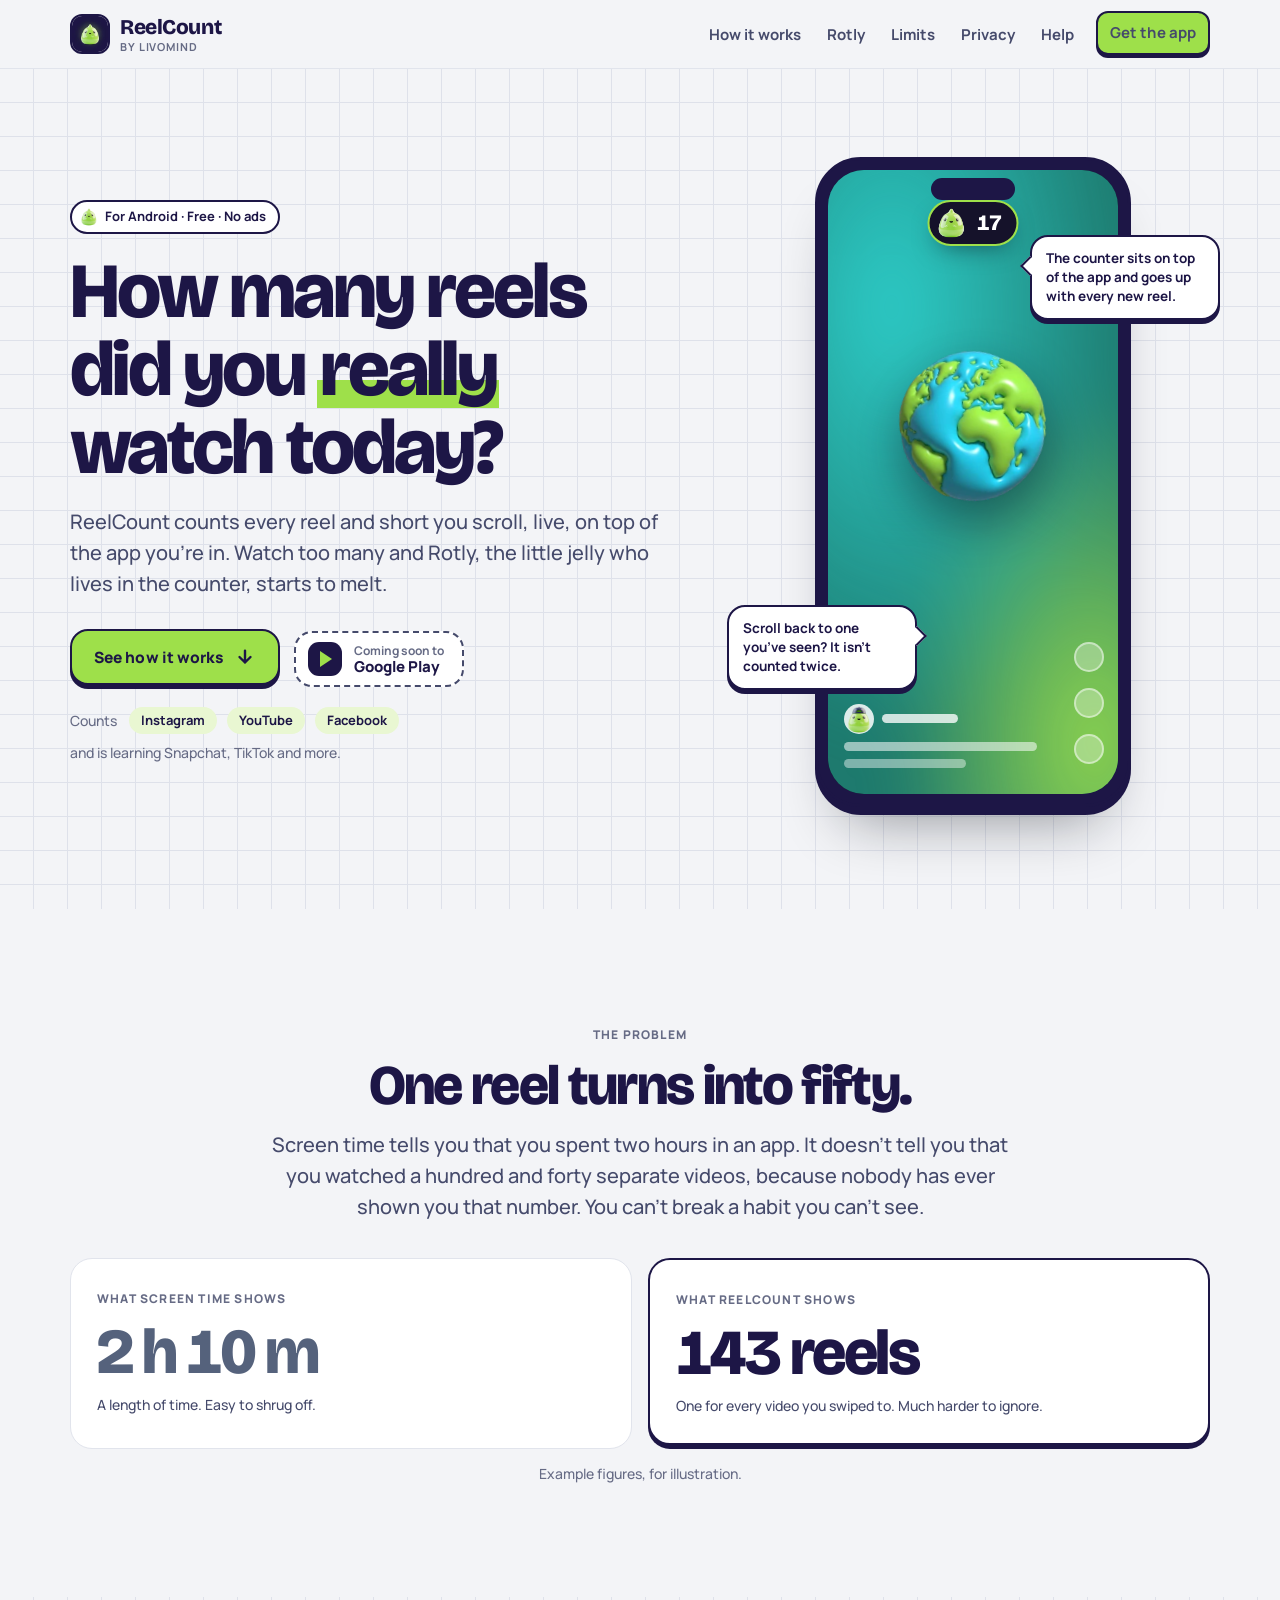
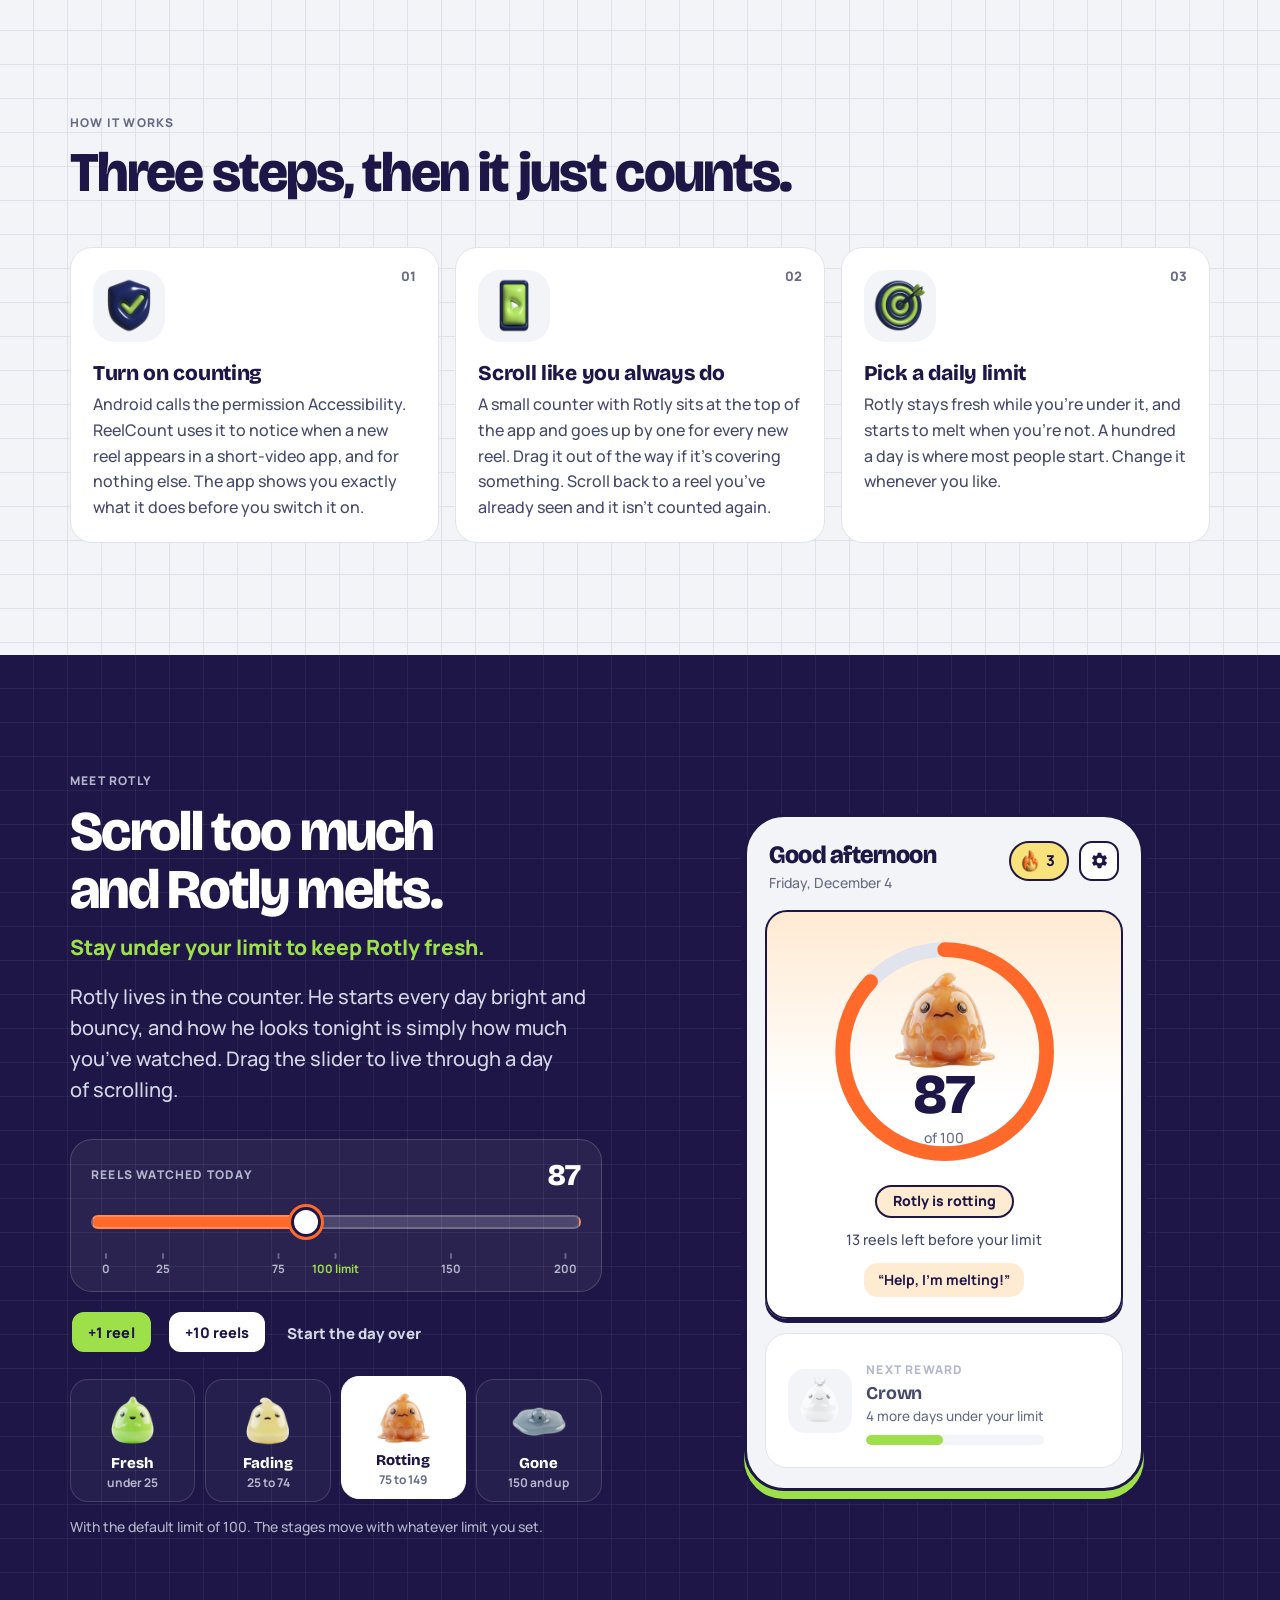
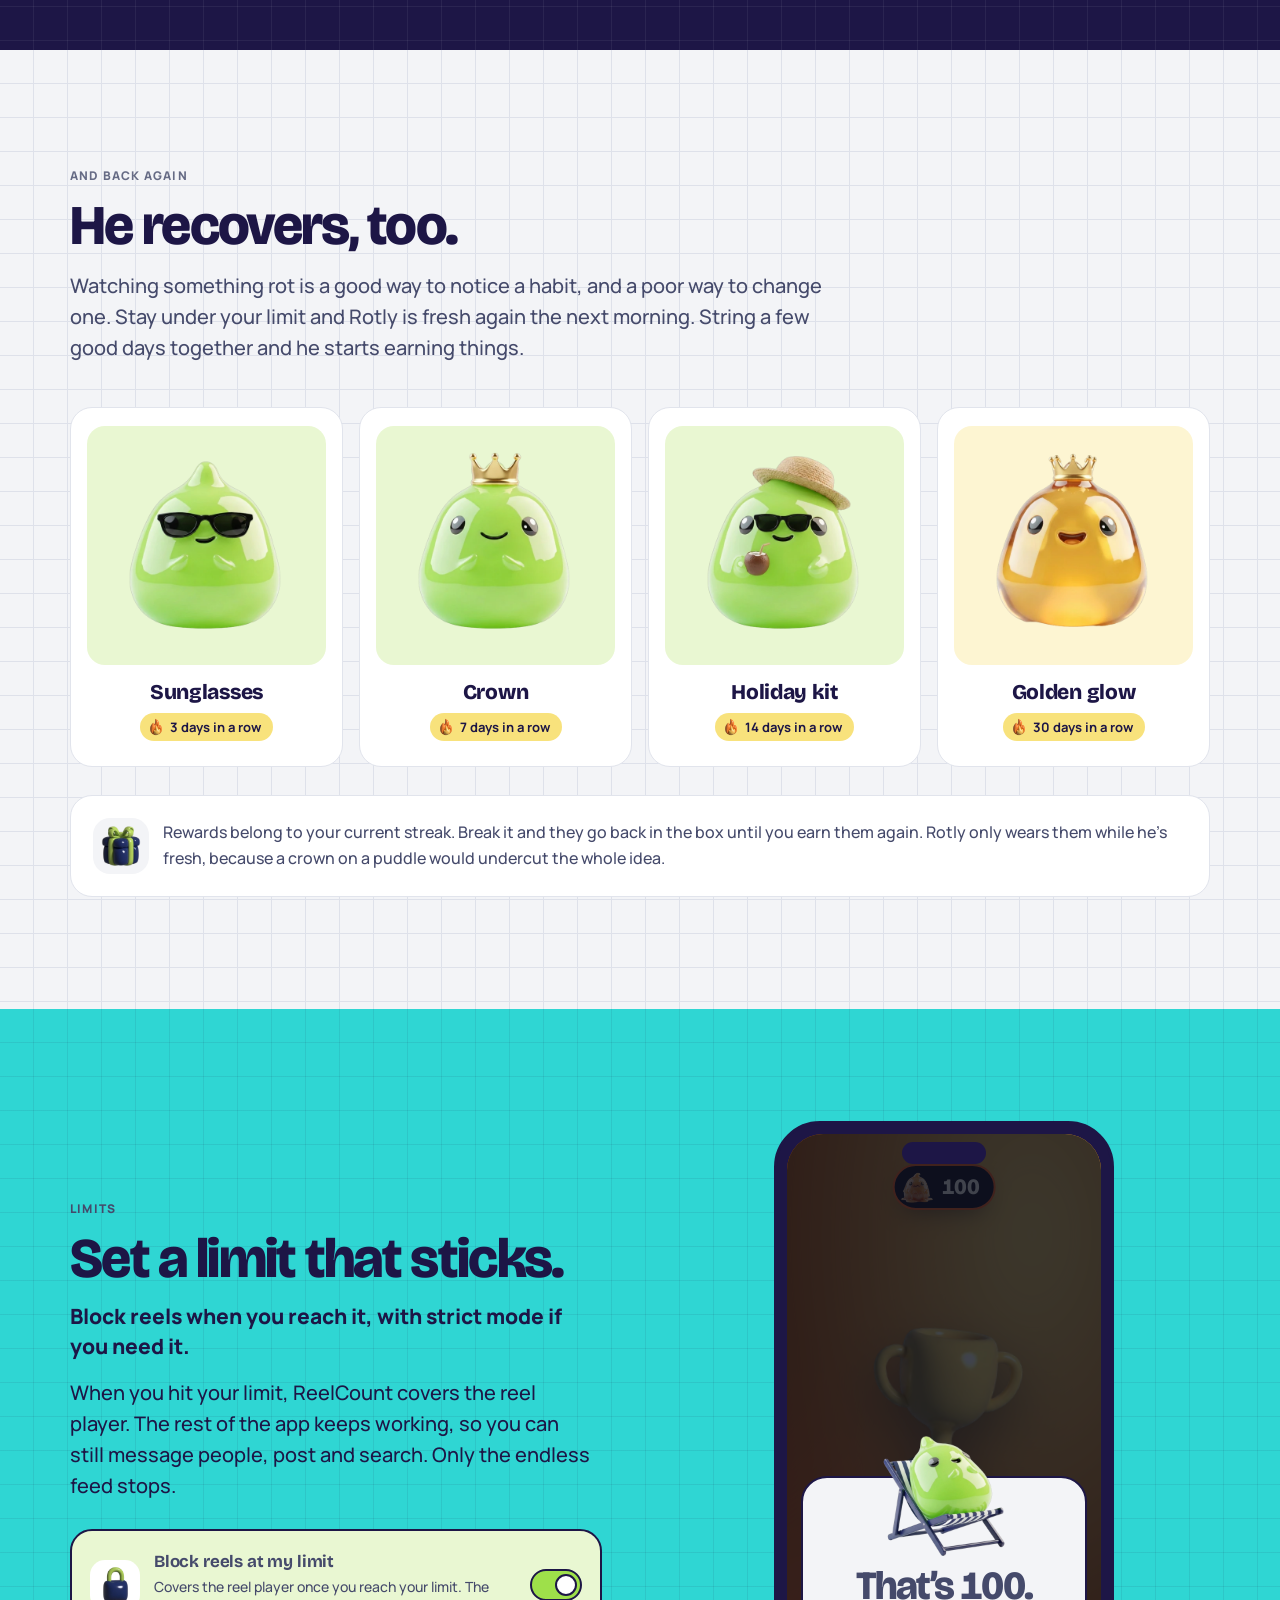
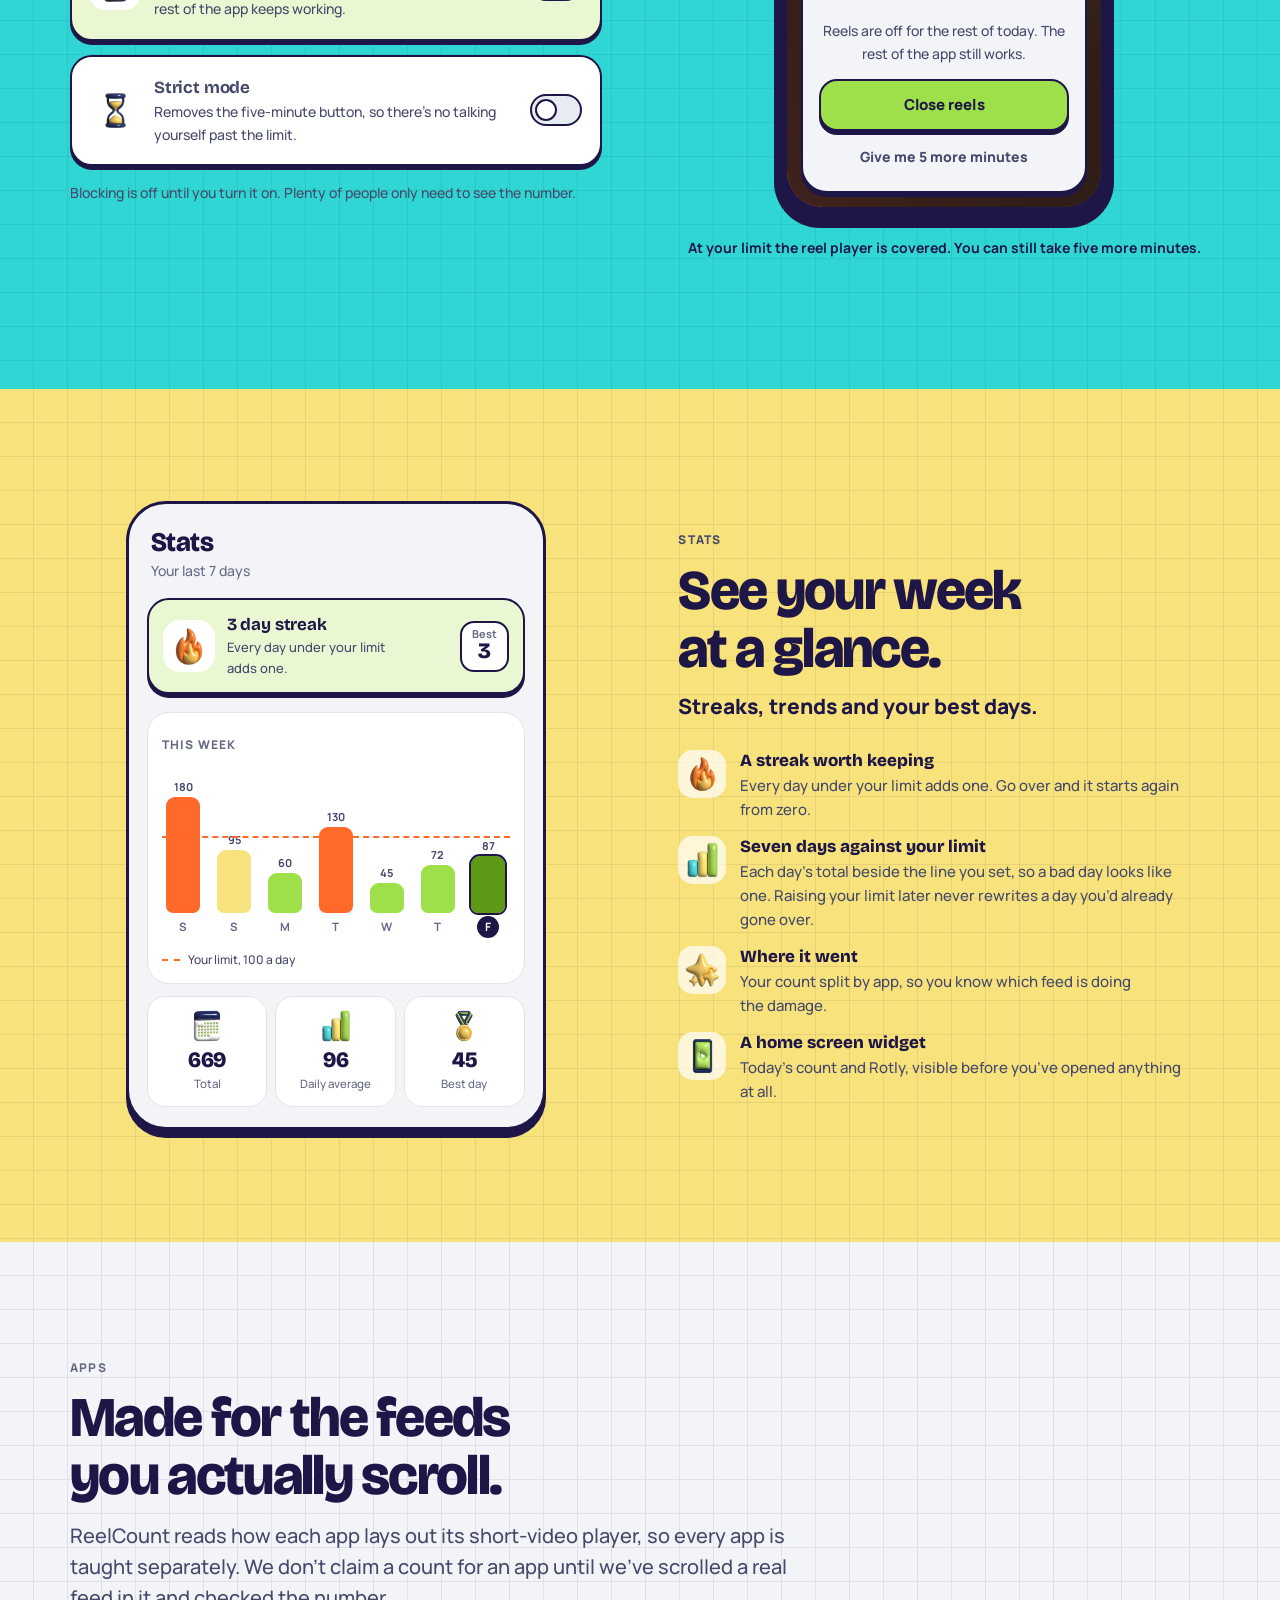
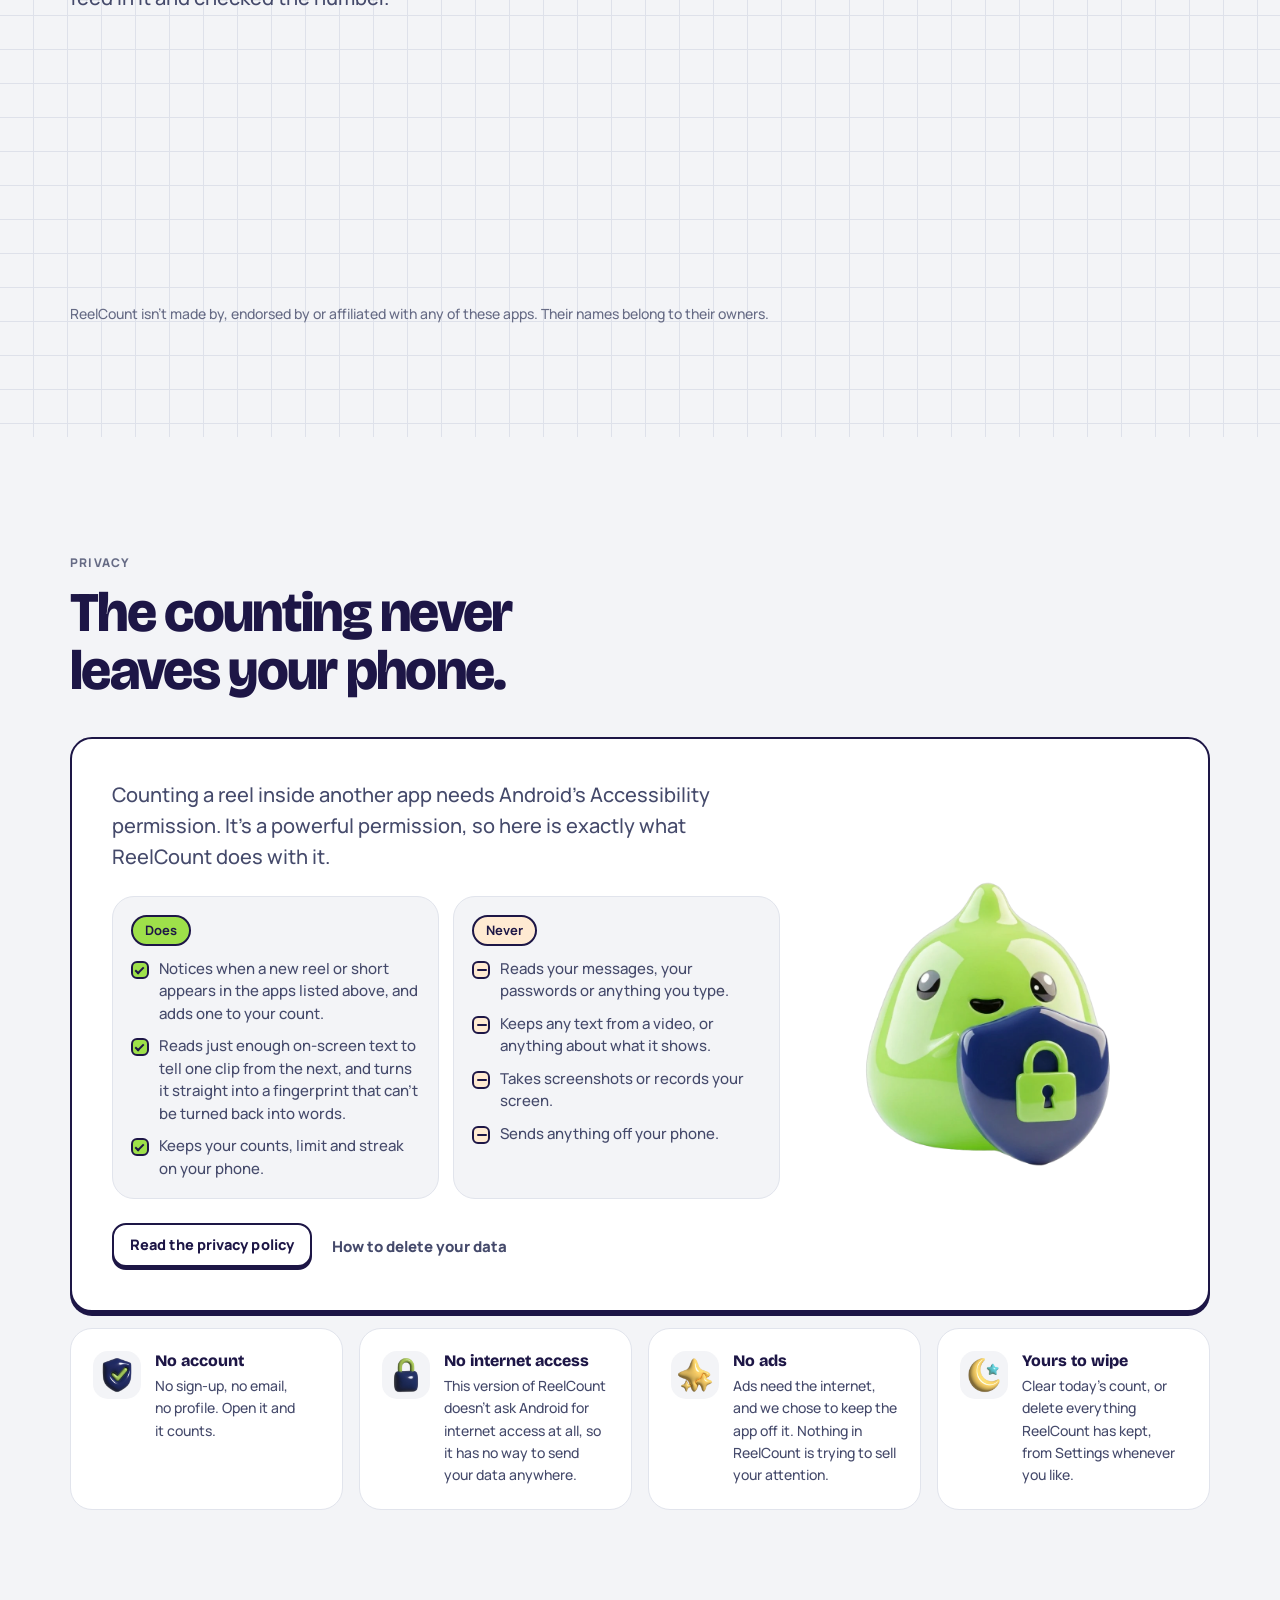
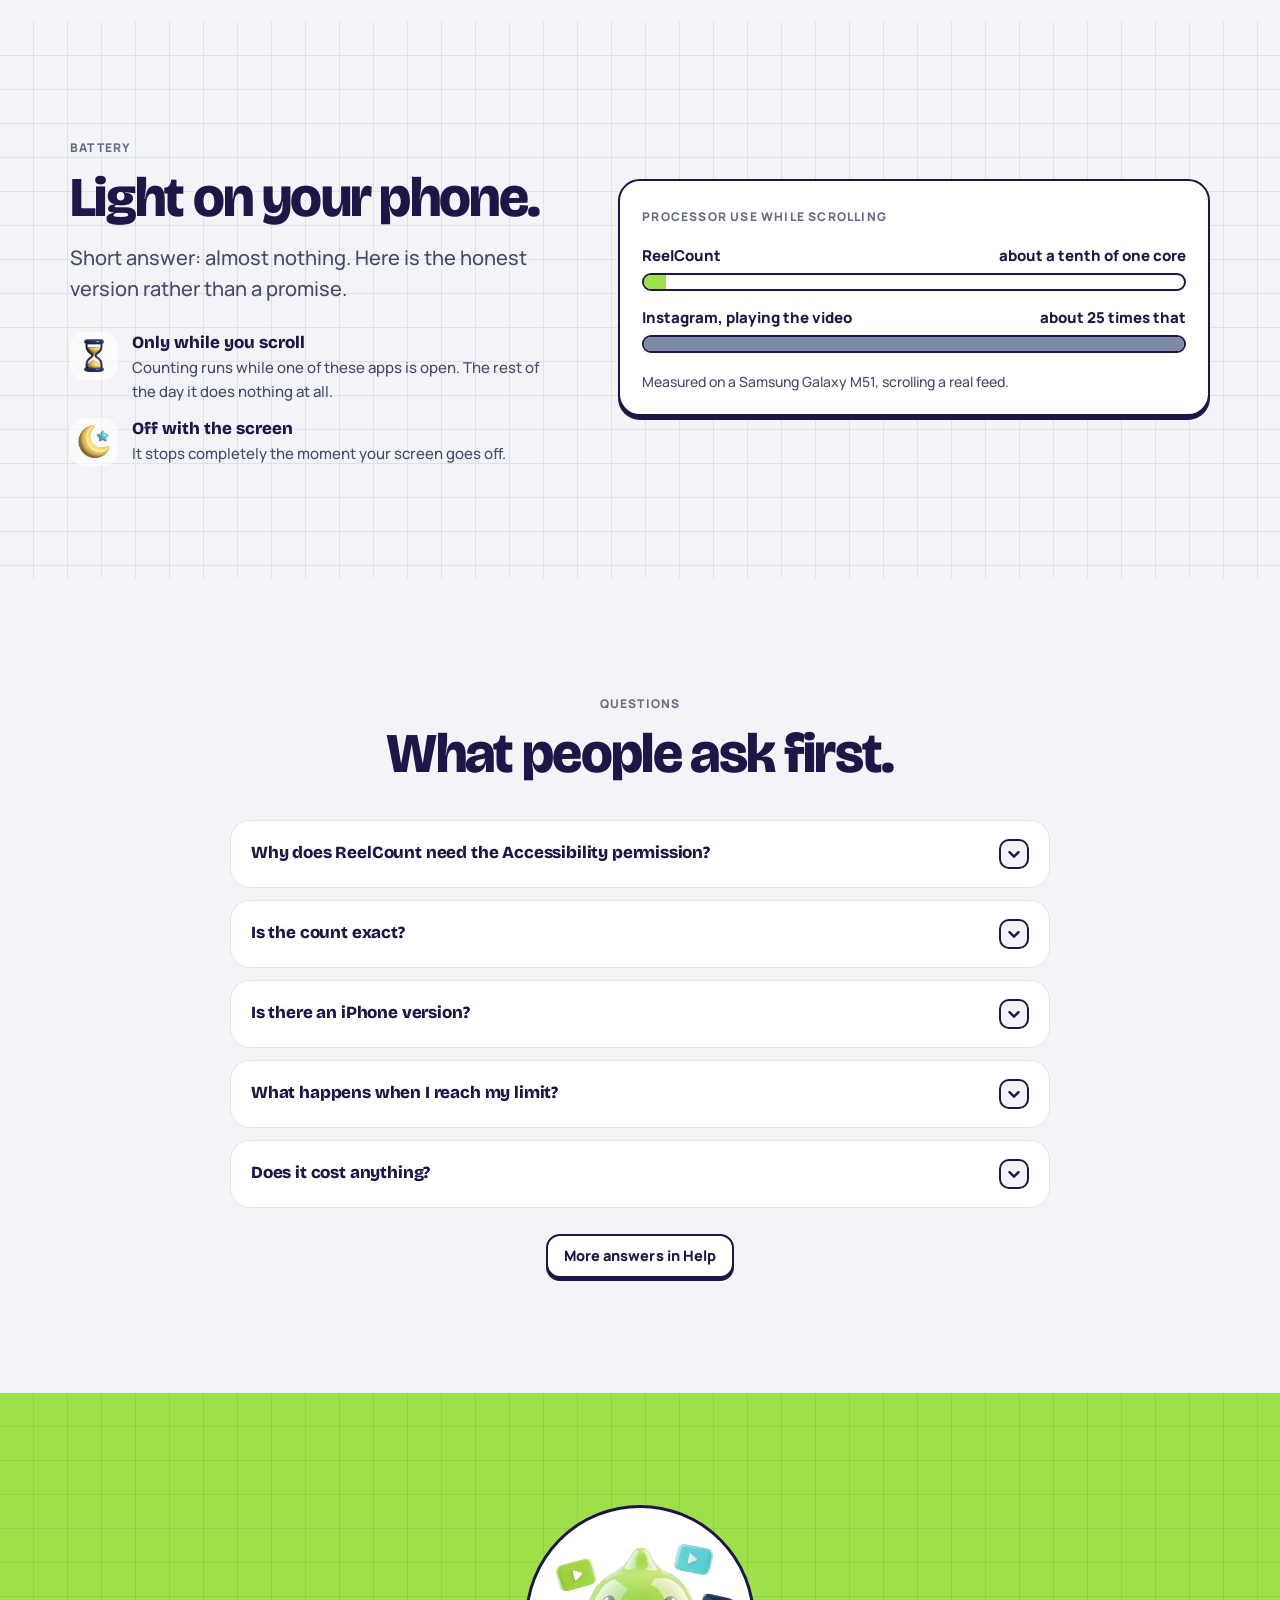
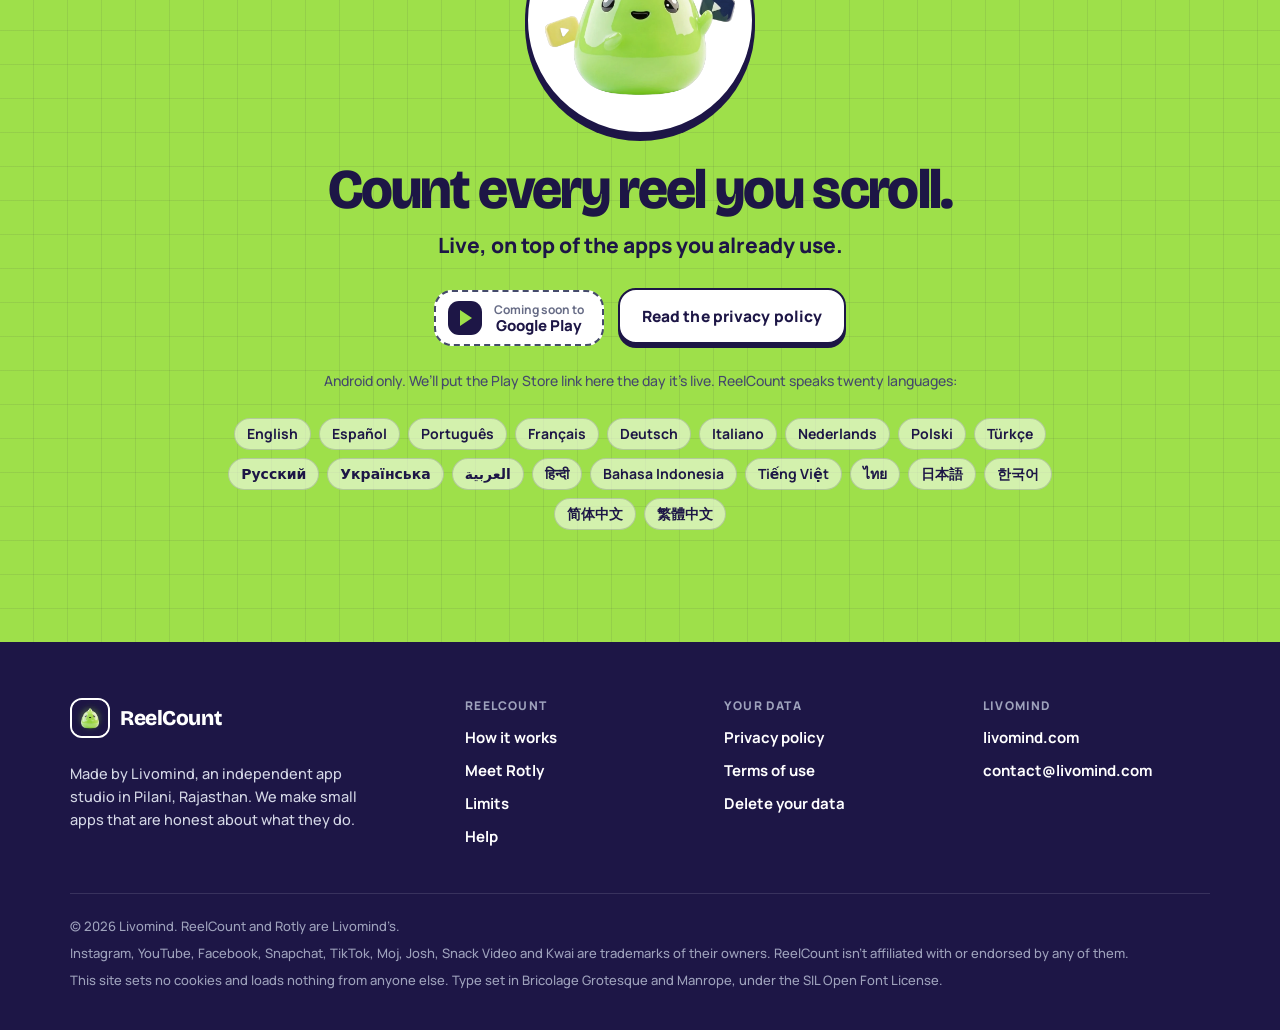
<file: index.html>
<!doctype html>
<html lang="en-GB" class="no-js">
<head>
<meta charset="utf-8">
<meta name="viewport" content="width=device-width, initial-scale=1, viewport-fit=cover">
<title>ReelCount: see how many reels you really watch</title>
<meta name="description" content="ReelCount counts every reel and short you scroll, live, on top of Instagram, YouTube and Facebook. Watch too many and Rotly starts to melt. Free for Android, no account, and the count never leaves your phone.">
<link rel="canonical" href="https://reelcount.livomind.com/">
<meta name="theme-color" content="#F3F4F7">
<meta property="og:type" content="website">
<meta property="og:site_name" content="ReelCount by Livomind">
<meta property="og:title" content="ReelCount: see how many reels you really watch">
<meta property="og:description" content="A live reel counter on top of the apps you scroll, and a jelly called Rotly who melts as the number climbs.">
<meta property="og:url" content="https://reelcount.livomind.com/">
<meta property="og:image" content="https://reelcount.livomind.com/assets/img/og.jpg">
<meta property="og:image:width" content="1200">
<meta property="og:image:height" content="630">
<meta property="og:image:alt" content="ReelCount. Count every reel. Keep Rotly fresh. Rotly, a green jelly, surrounded by floating video tiles.">
<meta name="twitter:card" content="summary_large_image">
<link rel="icon" href="favicon.ico" sizes="any">
<link rel="apple-touch-icon" href="apple-touch-icon.png">
<link rel="manifest" href="site.webmanifest">
<link rel="preload" href="assets/fonts/bricolage-display-800.woff2" as="font" type="font/woff2" crossorigin>
<link rel="preload" href="assets/fonts/manrope-500.woff2" as="font" type="font/woff2" crossorigin>
<link rel="stylesheet" href="assets/css/site.css">
<script>document.documentElement.classList.replace('no-js', 'js');</script>
<script type="application/ld+json">
{
  "@context": "https://schema.org",
  "@graph": [
    {
      "@type": "Organization",
      "@id": "https://livomind.com/#org",
      "name": "Livomind",
      "url": "https://livomind.com/",
      "email": "contact@livomind.com",
      "address": { "@type": "PostalAddress", "addressLocality": "Pilani", "addressRegion": "Rajasthan", "addressCountry": "IN" }
    },
    {
      "@type": "SoftwareApplication",
      "name": "ReelCount",
      "operatingSystem": "Android",
      "applicationCategory": "LifestyleApplication",
      "description": "Counts every reel and short you scroll, live, and shows it as Rotly, a jelly who melts as the number climbs.",
      "url": "https://reelcount.livomind.com/",
      "image": "https://reelcount.livomind.com/assets/img/og.jpg",
      "offers": { "@type": "Offer", "price": "0", "priceCurrency": "USD" },
      "publisher": { "@id": "https://livomind.com/#org" }
    }
  ]
}
</script>
</head>
<body>
<a class="skip-link" href="#main">Skip to content</a>

<!-- header -->
<header class="site-header">
  <div class="wrap bar">
    <a class="brand" href="./" aria-label="ReelCount home">
      <img src="assets/img/logo.webp" alt="" width="40" height="40">
      <span>ReelCount<small>by Livomind</small></span>
    </a>
    <button class="menu-toggle" type="button" aria-expanded="false" aria-controls="site-nav" aria-label="Menu"><span></span></button>
    <nav class="nav" id="site-nav" aria-label="Main">
      <a href="#how">How it works</a>
      <a href="#rotly">Rotly</a>
      <a href="#limits">Limits</a>
      <a href="privacy/">Privacy</a>
      <a href="help/">Help</a>
      <a class="btn btn--sm" href="#get">Get the app</a>
    </nav>
  </div>
</header>
<!-- /header -->

<main id="main">

  <!-- Hero -->
  <section class="hero grid-paper" aria-labelledby="hero-title">
    <div class="wrap hero-grid">
      <div>
        <span class="pill pill--outlined"><img src="assets/img/rotly/fresh.webp" alt="" width="20" height="20">For Android · Free · No ads</span>
        <h1 id="hero-title">How many reels did you <span class="hl">really</span> watch today?</h1>
        <p class="lead">ReelCount counts every reel and short you scroll, live, on top of the app you’re in. Watch too many and Rotly, the little jelly who lives in the counter, starts to melt.</p>
        <div class="actions">
          <a class="btn" href="#how">
            See how it works
            <svg viewBox="0 0 24 24" aria-hidden="true"><path d="M12 5v13m0 0-6-6m6 6 6-6" fill="none" stroke="currentColor" stroke-width="2.6" stroke-linecap="round" stroke-linejoin="round"/></svg>
          </a>
          <span class="store-soon"><span class="tri" aria-hidden="true"></span><span><small>Coming soon to</small><b>Google Play</b></span></span>
        </div>
        <div class="hero-note">
          <span class="small">Counts</span>
          <span class="pill pill--lime">Instagram</span>
          <span class="pill pill--lime">YouTube</span>
          <span class="pill pill--lime">Facebook</span>
          <span class="small">and is learning Snapchat, TikTok and more.</span>
        </div>
      </div>

      <div class="hero-visual">
        <div class="feed-phone" data-feed role="img" aria-label="A phone scrolling through short videos, with the ReelCount counter floating at the top showing Rotly and the number of reels so far.">
          <span class="notch" aria-hidden="true"></span>
          <div class="feed-screen" aria-hidden="true">
            <div class="feed">
              <div class="reel t1"><img class="obj" src="assets/img/icon/globe.webp" alt="" width="256" height="256" loading="lazy"><span class="side"><i></i><i></i><i></i></span><span class="who"><span class="me"><img src="assets/img/avatar/cap.webp" alt="" width="30" height="30" loading="lazy"><i></i></span><i class="l1"></i><i class="l2"></i></span></div>
              <div class="reel t2"><img class="obj" src="assets/img/icon/trophy.webp" alt="" width="256" height="256" loading="lazy"><span class="side"><i></i><i></i><i></i></span><span class="who"><span class="me"><img src="assets/img/avatar/headphones.webp" alt="" width="30" height="30" loading="lazy"><i></i></span><i class="l1"></i><i class="l2"></i></span></div>
              <div class="reel t3"><img class="obj" src="assets/img/icon/moon.webp" alt="" width="256" height="256" loading="lazy"><span class="side"><i></i><i></i><i></i></span><span class="who"><span class="me"><img src="assets/img/avatar/glasses.webp" alt="" width="30" height="30" loading="lazy"><i></i></span><i class="l1"></i><i class="l2"></i></span></div>
              <div class="reel t4"><img class="obj" src="assets/img/icon/gift.webp" alt="" width="256" height="256" loading="lazy"><span class="side"><i></i><i></i><i></i></span><span class="who"><span class="me"><img src="assets/img/avatar/beanie.webp" alt="" width="30" height="30" loading="lazy"><i></i></span><i class="l1"></i><i class="l2"></i></span></div>
              <div class="reel t5"><img class="obj" src="assets/img/icon/sparkles.webp" alt="" width="256" height="256" loading="lazy"><span class="side"><i></i><i></i><i></i></span><span class="who"><span class="me"><img src="assets/img/avatar/scarf.webp" alt="" width="30" height="30" loading="lazy"><i></i></span><i class="l1"></i><i class="l2"></i></span></div>
              <div class="reel t6"><img class="obj" src="assets/img/icon/target.webp" alt="" width="256" height="256" loading="lazy"><span class="side"><i></i><i></i><i></i></span><span class="who"><span class="me"><img src="assets/img/avatar/bucket.webp" alt="" width="30" height="30" loading="lazy"><i></i></span><i class="l1"></i><i class="l2"></i></span></div>
            </div>
            <div class="chip" data-chip data-state="fresh"><img src="assets/img/rotly/fresh.webp" alt="" width="34" height="34"><b>17</b></div>
          </div>
        </div>
        <p class="callout">The counter sits on top of the app and goes up with every new reel.</p>
        <p class="callout c2">Scroll back to one you’ve seen? It isn’t counted twice.</p>
      </div>
    </div>
  </section>

  <!-- The problem -->
  <section class="section" aria-labelledby="problem-title">
    <div class="wrap">
      <div class="head center">
        <span class="label">The problem</span>
        <h2 id="problem-title">One reel turns into fifty.</h2>
        <p class="lead measure">Screen time tells you that you spent two hours in an app. It doesn’t tell you that you watched a hundred and forty separate videos, because nobody has ever shown you that number. You can’t break a habit you can’t see.</p>
      </div>
      <div class="compare reveal">
        <div class="card muted">
          <span class="label">What screen time shows</span>
          <p class="num">2 h 10 m</p>
          <p class="small">A length of time. Easy to shrug off.</p>
        </div>
        <div class="card card--raised">
          <span class="label">What ReelCount shows</span>
          <p class="num">143 reels</p>
          <p class="small">One for every video you swiped to. Much harder to ignore.</p>
        </div>
      </div>
      <p class="small center" style="margin-top:14px">Example figures, for illustration.</p>
    </div>
  </section>

  <!-- How it works -->
  <section class="section grid-paper" id="how" aria-labelledby="how-title">
    <div class="wrap">
      <div class="head">
        <span class="label">How it works</span>
        <h2 id="how-title">Three steps, then it just counts.</h2>
      </div>
      <ol class="steps" style="list-style:none;padding:0">
        <li class="card step reveal">
          <span class="n">01</span>
          <span class="tile tile--lg"><img src="assets/img/icon/shield.webp" alt="" width="256" height="256" loading="lazy"></span>
          <h3>Turn on counting</h3>
          <p>Android calls the permission Accessibility. ReelCount uses it to notice when a new reel appears in a short-video app, and for nothing else. The app shows you exactly what it does before you switch it on.</p>
        </li>
        <li class="card step reveal">
          <span class="n">02</span>
          <span class="tile tile--lg"><img src="assets/img/icon/phone.webp" alt="" width="256" height="256" loading="lazy"></span>
          <h3>Scroll like you always do</h3>
          <p>A small counter with Rotly sits at the top of the app and goes up by one for every new reel. Drag it out of the way if it’s covering something. Scroll back to a reel you’ve already seen and it isn’t counted again.</p>
        </li>
        <li class="card step reveal">
          <span class="n">03</span>
          <span class="tile tile--lg"><img src="assets/img/icon/target.webp" alt="" width="256" height="256" loading="lazy"></span>
          <h3>Pick a daily limit</h3>
          <p>Rotly stays fresh while you’re under it, and starts to melt when you’re not. A hundred a day is where most people start. Change it whenever you like.</p>
        </li>
      </ol>
    </div>
  </section>

  <!-- Rotly, interactive -->
  <section class="section band band--ink on-dark" id="rotly" aria-labelledby="rotly-title">
    <div class="wrap try-grid">
      <div>
        <div class="head">
          <span class="label">Meet Rotly</span>
          <h2 id="rotly-title">Scroll too much and Rotly melts.</h2>
          <p class="sub sub--lime">Stay under your limit to keep Rotly fresh.</p>
        </div>
        <p class="lead" style="margin-top:18px">Rotly lives in the counter. He starts every day bright and bouncy, and how he looks tonight is simply how much you’ve watched. Drag the slider to live through a day of scrolling.</p>

        <div class="try-controls" data-try>
          <div class="slider-wrap">
            <div class="row">
              <label class="label" for="reels-today">Reels watched today</label>
              <output for="reels-today" data-out>87</output>
            </div>
            <input class="range" id="reels-today" type="range" min="0" max="200" step="1" value="87" data-range aria-valuetext="87 reels. Rotly is rotting.">
            <div class="ticks" aria-hidden="true">
              <span style="left:0%">0</span>
              <span style="left:12.5%">25</span>
              <span style="left:37.5%">75</span>
              <span class="limit" style="left:50%">100 limit</span>
              <span style="left:75%">150</span>
              <span style="left:100%">200</span>
            </div>
          </div>
          <div class="actions try-buttons">
            <button class="btn btn--sm" type="button" data-add="1">+1 reel</button>
            <button class="btn btn--sm btn--secondary" type="button" data-add="10">+10 reels</button>
            <button class="btn-text" type="button" data-reset style="color:#D4D7E6">Start the day over</button>
          </div>
          <ul class="legend" aria-label="Rotly’s four states, with a limit of 100">
            <li><button type="button" class="legend-btn" data-jump="12" data-key="fresh"><img src="assets/img/rotly/fresh.webp" alt="" width="56" height="56" loading="lazy"><b>Fresh</b><span>under 25</span></button></li>
            <li><button type="button" class="legend-btn" data-jump="50" data-key="fading"><img src="assets/img/rotly/fading.webp" alt="" width="56" height="56" loading="lazy"><b>Fading</b><span>25 to 74</span></button></li>
            <li><button type="button" class="legend-btn" data-jump="110" data-key="rotting"><img src="assets/img/rotly/rotting.webp" alt="" width="56" height="56" loading="lazy"><b>Rotting</b><span>75 to 149</span></button></li>
            <li><button type="button" class="legend-btn" data-jump="175" data-key="gone"><img src="assets/img/rotly/gone.webp" alt="" width="56" height="56" loading="lazy"><b>Gone</b><span>150 and up</span></button></li>
          </ul>
          <p class="small" style="margin-top:14px">With the default limit of 100. The stages move with whatever limit you set.</p>
          <p class="visually-hidden" aria-live="polite" data-live></p>
        </div>
      </div>

      <div class="app-screen" data-home data-state="rotting">
        <div class="app-top">
          <div class="grow">
            <p class="greet" data-greet>Good evening</p>
            <p class="date" data-date>Friday 13 November</p>
          </div>
          <span class="streak"><img src="assets/img/icon/flame.webp" alt="" width="24" height="24"><span><span class="visually-hidden">Streak: </span>3</span></span>
          <span class="sq-btn" aria-hidden="true"><svg viewBox="0 0 24 24"><path fill="#1D1646" d="M19.14 12.94a7.4 7.4 0 0 0 0-1.88l2.03-1.58a.5.5 0 0 0 .12-.64l-1.92-3.32a.5.5 0 0 0-.6-.22l-2.39.96a7 7 0 0 0-1.62-.94l-.36-2.54a.5.5 0 0 0-.5-.42h-3.84a.5.5 0 0 0-.5.42l-.36 2.54a7 7 0 0 0-1.62.94l-2.39-.96a.5.5 0 0 0-.6.22L2.71 8.84a.5.5 0 0 0 .12.64l2.03 1.58a7.4 7.4 0 0 0 0 1.88l-2.03 1.58a.5.5 0 0 0-.12.64l1.92 3.32c.13.22.39.3.6.22l2.39-.96c.5.39 1.04.7 1.62.94l.36 2.54c.04.24.25.42.5.42h3.84c.25 0 .46-.18.5-.42l.36-2.54a7 7 0 0 0 1.62-.94l2.39.96c.22.08.47 0 .6-.22l1.92-3.32a.5.5 0 0 0-.12-.64l-2.03-1.58ZM12 15.5a3.5 3.5 0 1 1 0-7 3.5 3.5 0 0 1 0 7Z"/></svg></span>
        </div>
        <div class="ring-card">
          <div class="ring">
            <svg viewBox="0 0 240 240" aria-hidden="true"><circle class="track" cx="120" cy="120" r="104"/><circle class="bar" data-bar cx="120" cy="120" r="104" pathLength="100" stroke-dasharray="100" stroke-dashoffset="13"/></svg>
            <div class="inner">
              <img data-rotly src="assets/img/rotly/rotting.webp" alt="Rotly, melting and orange" width="512" height="512">
              <span class="num" data-count>87</span>
              <span class="of">of 100</span>
            </div>
          </div>
          <span class="state-pill" data-sentence>Rotly is rotting</span>
          <p class="left" data-left>13 reels left before your limit</p>
          <span class="says" data-says>“Help, I’m melting!”</span>
        </div>
        <div class="card reward-row">
          <span class="tile"><img class="ghost" src="assets/img/rotly/crown.webp" alt="" width="512" height="512" loading="lazy"></span>
          <div class="grow">
            <span class="label">Next reward</span>
            <p class="title">Crown</p>
            <p class="meta">4 more days under your limit</p>
            <div class="meter"><span style="width:43%"></span></div>
          </div>
        </div>
      </div>
    </div>
  </section>

  <!-- Rewards -->
  <section class="section grid-paper" id="rewards" aria-labelledby="rewards-title">
    <div class="wrap">
      <div class="head">
        <span class="label">And back again</span>
        <h2 id="rewards-title">He recovers, too.</h2>
        <p class="lead">Watching something rot is a good way to notice a habit, and a poor way to change one. Stay under your limit and Rotly is fresh again the next morning. String a few good days together and he starts earning things.</p>
      </div>
      <div class="rewards">
        <div class="card reward reveal">
          <div class="art"><img src="assets/img/rotly/shades.webp" alt="Rotly wearing sunglasses" width="512" height="512" loading="lazy"></div>
          <h3>Sunglasses</h3>
          <span class="pill pill--butter days"><img src="assets/img/icon/flame.webp" alt="" width="18" height="18">3 days in a row</span>
        </div>
        <div class="card reward reveal">
          <div class="art"><img src="assets/img/rotly/crown.webp" alt="Rotly wearing a small gold crown" width="512" height="512" loading="lazy"></div>
          <h3>Crown</h3>
          <span class="pill pill--butter days"><img src="assets/img/icon/flame.webp" alt="" width="18" height="18">7 days in a row</span>
        </div>
        <div class="card reward reveal">
          <div class="art"><img src="assets/img/rotly/holiday.webp" alt="Rotly in a sun hat and sunglasses with a cold drink" width="512" height="512" loading="lazy"></div>
          <h3>Holiday kit</h3>
          <span class="pill pill--butter days"><img src="assets/img/icon/flame.webp" alt="" width="18" height="18">14 days in a row</span>
        </div>
        <div class="card reward golden reveal">
          <div class="art"><img src="assets/img/rotly/golden.webp" alt="Rotly glowing gold, wearing a crown" width="512" height="512" loading="lazy"></div>
          <h3>Golden glow</h3>
          <span class="pill pill--butter days"><img src="assets/img/icon/flame.webp" alt="" width="18" height="18">30 days in a row</span>
        </div>
      </div>
      <div class="card reward-note reveal">
        <span class="tile"><img src="assets/img/icon/gift.webp" alt="" width="256" height="256" loading="lazy"></span>
        <p>Rewards belong to your current streak. Break it and they go back in the box until you earn them again. Rotly only wears them while he’s fresh, because a crown on a puddle would undercut the whole idea.</p>
      </div>
    </div>
  </section>

  <!-- Limits, interactive -->
  <section class="section band band--cyan" id="limits" aria-labelledby="limits-title">
    <div class="wrap limits-grid">
      <div>
        <div class="head">
          <span class="label" style="color:var(--ink2)">Limits</span>
          <h2 id="limits-title">Set a limit that sticks.</h2>
          <p class="sub sub--ink">Block reels when you reach it, with strict mode if you need it.</p>
        </div>
        <p class="lead" style="margin-top:16px;color:var(--ink)">When you hit your limit, ReelCount covers the reel player. The rest of the app keeps working, so you can still message people, post and search. Only the endless feed stops.</p>
        <div style="margin-top:28px" data-limits>
          <div class="setting is-on" data-setting="block">
            <span class="tile"><img src="assets/img/icon/lock.webp" alt="" width="256" height="256" loading="lazy"></span>
            <div class="grow">
              <p class="title" id="set-block">Block reels at my limit</p>
              <p>Covers the reel player once you reach your limit. The rest of the app keeps working.</p>
            </div>
            <button class="switch" type="button" role="switch" aria-checked="true" aria-labelledby="set-block" data-toggle="block"></button>
          </div>
          <div class="setting" data-setting="strict">
            <span class="tile"><img src="assets/img/icon/hourglass.webp" alt="" width="256" height="256" loading="lazy"></span>
            <div class="grow">
              <p class="title" id="set-strict">Strict mode</p>
              <p>Removes the five-minute button, so there’s no talking yourself past the limit.</p>
            </div>
            <button class="switch" type="button" role="switch" aria-checked="false" aria-labelledby="set-strict" data-toggle="strict"></button>
          </div>
        </div>
        <p class="small" style="margin-top:16px;color:var(--ink2)">Blocking is off until you turn it on. Plenty of people only need to see the number.</p>
      </div>

      <div>
        <div class="block-phone" data-block-phone data-block="on" data-strict="off" role="img" aria-label="ReelCount’s block screen covering the reel player at 100 reels.">
          <span class="notch" aria-hidden="true" style="position:absolute;z-index:6;top:18px;left:50%;width:84px;height:22px;margin-left:-42px;border-radius:12px;background:var(--ink)"></span>
          <div class="feed-screen" aria-hidden="true">
            <div class="reel t2"><img class="obj" src="assets/img/icon/trophy.webp" alt="" width="256" height="256" loading="lazy"><span class="side"><i></i><i></i><i></i></span><span class="who"><span class="me"><img src="assets/img/avatar/headband.webp" alt="" width="30" height="30" loading="lazy"><i></i></span><i class="l1"></i><i class="l2"></i></span></div>
            <div class="chip" data-state="rotting"><img src="assets/img/rotly/rotting.webp" alt="" width="34" height="34"><b data-block-count>100</b></div>
            <div class="block-cover">
              <div class="block-card">
                <img src="assets/img/scene/rest.webp" alt="" width="768" height="768" loading="lazy">
                <p class="num">That’s 100.</p>
                <p>Reels are off for the rest of today. The rest of the app still works.</p>
                <span class="btn btn--block">Close reels</span>
                <span class="btn-text snooze">Give me 5 more minutes</span>
              </div>
            </div>
          </div>
        </div>
        <p class="block-status" aria-live="polite" data-block-status>At your limit the reel player is covered. You can still take five more minutes.</p>
      </div>
    </div>
  </section>

  <!-- Stats -->
  <section class="section band band--butter" id="stats" aria-labelledby="stats-title">
    <div class="wrap week-grid">
      <div class="stats-screen" role="img" aria-label="ReelCount’s Stats screen: a three day streak, a bar chart of the last seven days against a limit of 100, and totals for the week.">
        <p class="t" aria-hidden="true">Stats</p>
        <p class="st" aria-hidden="true">Your last 7 days</p>
        <div class="streak-card" aria-hidden="true">
          <span class="tile"><img src="assets/img/icon/flame.webp" alt="" width="256" height="256" loading="lazy"></span>
          <div class="grow"><p class="title" style="font-size:17px">3 day streak</p><p style="font-size:13px;color:var(--ink2)">Every day under your limit adds one.</p></div>
          <span class="best"><small>Best</small><b>3</b></span>
        </div>
        <div class="card chart-card" aria-hidden="true">
          <span class="label">This week</span>
          <div class="bars" style="margin-top:6px">
            <span class="limit-line" style="bottom:50%"></span>
            <span class="wk-bar"><small>180</small><i style="height:90%;--c:var(--tang)"></i></span>
            <span class="wk-bar"><small>95</small><i style="height:47.5%;--c:var(--butter)"></i></span>
            <span class="wk-bar"><small>60</small><i style="height:30%"></i></span>
            <span class="wk-bar"><small>130</small><i style="height:65%;--c:var(--tang)"></i></span>
            <span class="wk-bar"><small>45</small><i style="height:22.5%"></i></span>
            <span class="wk-bar"><small>72</small><i style="height:36%"></i></span>
            <span class="wk-bar today"><small>87</small><i style="height:43.5%;--c:var(--lime-deep)"></i></span>
          </div>
          <div class="days-row"><span>S</span><span>S</span><span>M</span><span>T</span><span>W</span><span>T</span><span class="today">F</span></div>
          <p class="chart-legend">Your limit, 100 a day</p>
        </div>
        <div class="stat-tiles" aria-hidden="true">
          <div class="card"><img src="assets/img/icon/calendar.webp" alt="" width="256" height="256" loading="lazy"><b>669</b><small>Total</small></div>
          <div class="card"><img src="assets/img/icon/chart.webp" alt="" width="256" height="256" loading="lazy"><b>96</b><small>Daily average</small></div>
          <div class="card"><img src="assets/img/icon/medal.webp" alt="" width="256" height="256" loading="lazy"><b>45</b><small>Best day</small></div>
        </div>
      </div>

      <div>
        <div class="head">
          <span class="label" style="color:var(--ink2)">Stats</span>
          <h2 id="stats-title">See your week at a glance.</h2>
          <p class="sub sub--ink">Streaks, trends and your best days.</p>
        </div>
        <ul class="ticklist">
          <li><span class="tile"><img src="assets/img/icon/flame.webp" alt="" width="256" height="256" loading="lazy"></span><div><b>A streak worth keeping</b><p>Every day under your limit adds one. Go over and it starts again from zero.</p></div></li>
          <li><span class="tile"><img src="assets/img/icon/chart.webp" alt="" width="256" height="256" loading="lazy"></span><div><b>Seven days against your limit</b><p>Each day’s total beside the line you set, so a bad day looks like one. Raising your limit later never rewrites a day you’d already gone over.</p></div></li>
          <li><span class="tile"><img src="assets/img/icon/sparkles.webp" alt="" width="256" height="256" loading="lazy"></span><div><b>Where it went</b><p>Your count split by app, so you know which feed is doing the damage.</p></div></li>
          <li><span class="tile"><img src="assets/img/icon/phone.webp" alt="" width="256" height="256" loading="lazy"></span><div><b>A home screen widget</b><p>Today’s count and Rotly, visible before you’ve opened anything at all.</p></div></li>
        </ul>
      </div>
    </div>
  </section>


  <!-- Apps -->
  <section class="section grid-paper" id="apps" aria-labelledby="apps-title">
    <div class="wrap">
      <div class="head">
        <span class="label">Apps</span>
        <h2 id="apps-title">Made for the feeds you actually scroll.</h2>
        <p class="lead">ReelCount reads how each app lays out its short-video player, so every app is taught separately. We don’t claim a count for an app until we’ve scrolled a real feed in it and checked the number.</p>
      </div>
      <div class="apps">
        <div class="card card--raised reveal">
          <span class="pill pill--solid-lime pill--outlined">Counts today</span>
          <div class="app-list">
            <span class="app-name">Instagram Reels</span>
            <span class="app-name">YouTube Shorts</span>
            <span class="app-name">Facebook Reels</span>
          </div>
          <p class="small" style="margin-top:14px">Each one checked by scrolling a real feed and comparing the number on screen with the number counted.</p>
        </div>
        <div class="card learning reveal">
          <span class="pill pill--butter">Learning now</span>
          <div class="app-list">
            <span class="app-name">Snapchat Spotlight</span>
            <span class="app-name">TikTok</span>
            <span class="app-name">Moj</span>
            <span class="app-name">Josh</span>
            <span class="app-name">Snack Video</span>
            <span class="app-name">Kwai</span>
          </div>
          <p class="small" style="margin-top:14px">ReelCount already watches these, but counts here may be off until each one is confirmed. When it is, it moves across.</p>
        </div>
      </div>
      <p class="small" style="margin-top:18px">ReelCount isn’t made by, endorsed by or affiliated with any of these apps. Their names belong to their owners.</p>
    </div>
  </section>

  <!-- Privacy -->
  <section class="section" id="privacy" aria-labelledby="privacy-title">
    <div class="wrap">
      <div class="head">
        <span class="label">Privacy</span>
        <h2 id="privacy-title">The counting never leaves your phone.</h2>
      </div>
      <div class="card card--raised privacy-card" style="margin-top:36px">
        <div>
          <p class="lead">Counting a reel inside another app needs Android’s Accessibility permission. It’s a powerful permission, so here is exactly what ReelCount does with it.</p>
          <div class="does-never">
            <div class="card card--paper does">
              <span class="pill pill--solid-lime pill--outlined">Does</span>
              <ul>
                <li>Notices when a new reel or short appears in the apps listed above, and adds one to your count.</li>
                <li>Reads just enough on-screen text to tell one clip from the next, and turns it straight into a fingerprint that can’t be turned back into words.</li>
                <li>Keeps your counts, limit and streak on your phone.</li>
              </ul>
            </div>
            <div class="card card--paper never">
              <span class="pill pill--tang pill--outlined">Never</span>
              <ul>
                <li>Reads your messages, your passwords or anything you type.</li>
                <li>Keeps any text from a video, or anything about what it shows.</li>
                <li>Takes screenshots or records your screen.</li>
                <li>Sends anything off your phone.</li>
              </ul>
            </div>
          </div>
          <div class="actions" style="margin-top:24px">
            <a class="btn btn--secondary btn--sm" href="privacy/">Read the privacy policy</a>
            <a class="btn-text" href="your-data/">How to delete your data</a>
          </div>
        </div>
        <img class="scene" src="assets/img/scene/privacy.webp" alt="Rotly holding a shield with a padlock on it" width="768" height="768" loading="lazy">
      </div>
      <div class="facts">
        <div class="card reveal"><span class="tile"><img src="assets/img/icon/shield.webp" alt="" width="256" height="256" loading="lazy"></span><div><b>No account</b><p>No sign-up, no email, no profile. Open it and it counts.</p></div></div>
        <div class="card reveal"><span class="tile"><img src="assets/img/icon/lock.webp" alt="" width="256" height="256" loading="lazy"></span><div><b>No internet access</b><p>This version of ReelCount doesn’t ask Android for internet access at all, so it has no way to send your data anywhere.</p></div></div>
        <div class="card reveal"><span class="tile"><img src="assets/img/icon/sparkles.webp" alt="" width="256" height="256" loading="lazy"></span><div><b>No ads</b><p>Ads need the internet, and we chose to keep the app off it. Nothing in ReelCount is trying to sell your attention.</p></div></div>
        <div class="card reveal"><span class="tile"><img src="assets/img/icon/moon.webp" alt="" width="256" height="256" loading="lazy"></span><div><b>Yours to wipe</b><p>Clear today’s count, or delete everything ReelCount has kept, from Settings whenever you like.</p></div></div>
      </div>
    </div>
  </section>

  <!-- Battery -->
  <section class="section grid-paper" id="battery" aria-labelledby="battery-title">
    <div class="wrap impact">
      <div>
        <div class="head">
          <span class="label">Battery</span>
          <h2 id="battery-title">Light on your phone.</h2>
          <p class="lead">Short answer: almost nothing. Here is the honest version rather than a promise.</p>
        </div>
        <ul class="ticklist">
          <li><span class="tile tile--white"><img src="assets/img/icon/hourglass.webp" alt="" width="256" height="256" loading="lazy"></span><div><b>Only while you scroll</b><p>Counting runs while one of these apps is open. The rest of the day it does nothing at all.</p></div></li>
          <li><span class="tile tile--white"><img src="assets/img/icon/moon.webp" alt="" width="256" height="256" loading="lazy"></span><div><b>Off with the screen</b><p>It stops completely the moment your screen goes off.</p></div></li>
        </ul>
      </div>
      <div class="card card--raised">
        <span class="label">Processor use while scrolling</span>
        <div class="meter-compare" style="margin-top:18px">
          <div>
            <div class="row"><span>ReelCount</span><span>about a tenth of one core</span></div>
            <div class="meter us"><span></span></div>
          </div>
          <div>
            <div class="row"><span>Instagram, playing the video</span><span>about 25 times that</span></div>
            <div class="meter them"><span></span></div>
          </div>
        </div>
        <p class="small" style="margin-top:18px">Measured on a Samsung Galaxy M51, scrolling a real feed.</p>
      </div>
    </div>
  </section>

  <!-- FAQ -->
  <section class="section" id="faq" aria-labelledby="faq-title">
    <div class="wrap" style="max-width:860px">
      <div class="head center">
        <span class="label">Questions</span>
        <h2 id="faq-title">What people ask first.</h2>
      </div>
      <div class="faq">
        <details class="qa">
          <summary>Why does ReelCount need the Accessibility permission?</summary>
          <div class="a">
            <p>Because it’s the only way Android lets one app notice that a new short video has appeared inside another. ReelCount is told about the short-video apps it counts and nothing else on your phone.</p>
            <p>The app explains exactly what it does before you switch it on, and you can switch it off any time in Android settings. Counting stops straight away when you do. <a href="privacy/#accessibility">The full detail is in the privacy policy.</a></p>
          </div>
        </details>
        <details class="qa">
          <summary>Is the count exact?</summary>
          <div class="a">
            <p>It’s close, and when it’s unsure it leaves a reel out rather than inventing one. A reel counts once it has actually settled on screen, so flicking straight past one doesn’t, and scrolling back to a reel you’ve already seen doesn’t count it twice.</p>
            <p>Counting depends on how each app lays out its player, and apps change that without warning. If one does, counting in that app can stop until we ship a fix. The app tells you when that happens rather than showing a number that has quietly stopped moving.</p>
          </div>
        </details>
        <details class="qa">
          <summary>Is there an iPhone version?</summary>
          <div class="a"><p>Not at the moment. iOS doesn’t let one app see what’s on screen in another, which a live count like this depends on. ReelCount is Android only.</p></div>
        </details>
        <details class="qa">
          <summary>What happens when I reach my limit?</summary>
          <div class="a"><p>Rotly starts to melt, and that’s all, unless you turn on blocking. With blocking on, the reel player is covered for the rest of the day while the rest of the app keeps working. There’s a button for five more minutes, and strict mode removes it.</p></div>
        </details>
        <details class="qa">
          <summary>Does it cost anything?</summary>
          <div class="a"><p>ReelCount is free to download, and counting, Rotly, streaks, stats and the widget are free. There’s no account to make, and there are no ads: ads need the internet, and we chose to keep ReelCount off it.</p></div>
        </details>
      </div>
      <p class="center" style="margin-top:26px"><a class="btn btn--secondary btn--sm" href="help/">More answers in Help</a></p>
    </div>
  </section>

  <!-- Get it -->
  <section class="section band band--lime final" id="get" aria-labelledby="get-title">
    <div class="wrap">
      <span class="sticker"><img src="assets/img/scene/welcome.webp" alt="" width="768" height="768" loading="lazy"></span>
      <h2 id="get-title">Count every reel you scroll.</h2>
      <p class="sub sub--ink" style="margin-top:12px">Live, on top of the apps you already use.</p>
      <div class="actions">
        <span class="store-soon"><span class="tri" aria-hidden="true"></span><span><small>Coming soon to</small><b>Google Play</b></span></span>
        <a class="btn btn--secondary" href="privacy/">Read the privacy policy</a>
      </div>
      <p class="small" style="margin-top:22px;color:var(--ink2)">Android only. We’ll put the Play Store link here the day it’s live. ReelCount speaks twenty languages:</p>
      <ul class="langs" aria-label="Languages ReelCount is available in">
        <li lang="en">English</li><li lang="es">Español</li><li lang="pt-BR">Português</li><li lang="fr">Français</li><li lang="de">Deutsch</li><li lang="it">Italiano</li><li lang="nl">Nederlands</li><li lang="pl">Polski</li><li lang="tr">Türkçe</li><li lang="ru">Русский</li><li lang="uk">Українська</li><li lang="ar" dir="rtl">العربية</li><li lang="hi">हिन्दी</li><li lang="id">Bahasa Indonesia</li><li lang="vi">Tiếng Việt</li><li lang="th">ไทย</li><li lang="ja">日本語</li><li lang="ko">한국어</li><li lang="zh-Hans">简体中文</li><li lang="zh-Hant">繁體中文</li>
      </ul>
    </div>
  </section>

</main>

<!-- footer -->
<footer class="site-footer on-dark">
  <div class="wrap">
    <div class="foot-grid">
      <div>
        <a class="brand" href="./"><img src="assets/img/logo.webp" alt="" width="40" height="40"><span>ReelCount</span></a>
        <p class="foot-about">Made by Livomind, an independent app studio in Pilani, Rajasthan. We make small apps that are honest about what they do.</p>
      </div>
      <div class="foot-col">
        <h2>ReelCount</h2>
        <ul>
          <li><a href="#how">How it works</a></li>
          <li><a href="#rotly">Meet Rotly</a></li>
          <li><a href="#limits">Limits</a></li>
          <li><a href="help/">Help</a></li>
        </ul>
      </div>
      <div class="foot-col">
        <h2>Your data</h2>
        <ul>
          <li><a href="privacy/">Privacy policy</a></li>
          <li><a href="terms/">Terms of use</a></li>
          <li><a href="your-data/">Delete your data</a></li>
        </ul>
      </div>
      <div class="foot-col">
        <h2>Livomind</h2>
        <ul>
          <li><a href="https://livomind.com/">livomind.com</a></li>
          <li><a href="mailto:contact@livomind.com">contact@livomind.com</a></li>
        </ul>
      </div>
    </div>
    <div class="foot-legal">
      <p>© <span data-year>2026</span> Livomind. ReelCount and Rotly are Livomind’s.</p>
      <p>Instagram, YouTube, Facebook, Snapchat, TikTok, Moj, Josh, Snack Video and Kwai are trademarks of their owners. ReelCount isn’t affiliated with or endorsed by any of them.</p>
      <p>This site sets no cookies and loads nothing from anyone else. Type set in Bricolage Grotesque and Manrope, under the SIL Open Font License.</p>
    </div>
  </div>
</footer>
<!-- /footer -->

<script src="assets/js/site.js" defer></script>
</body>
</html>
</file>
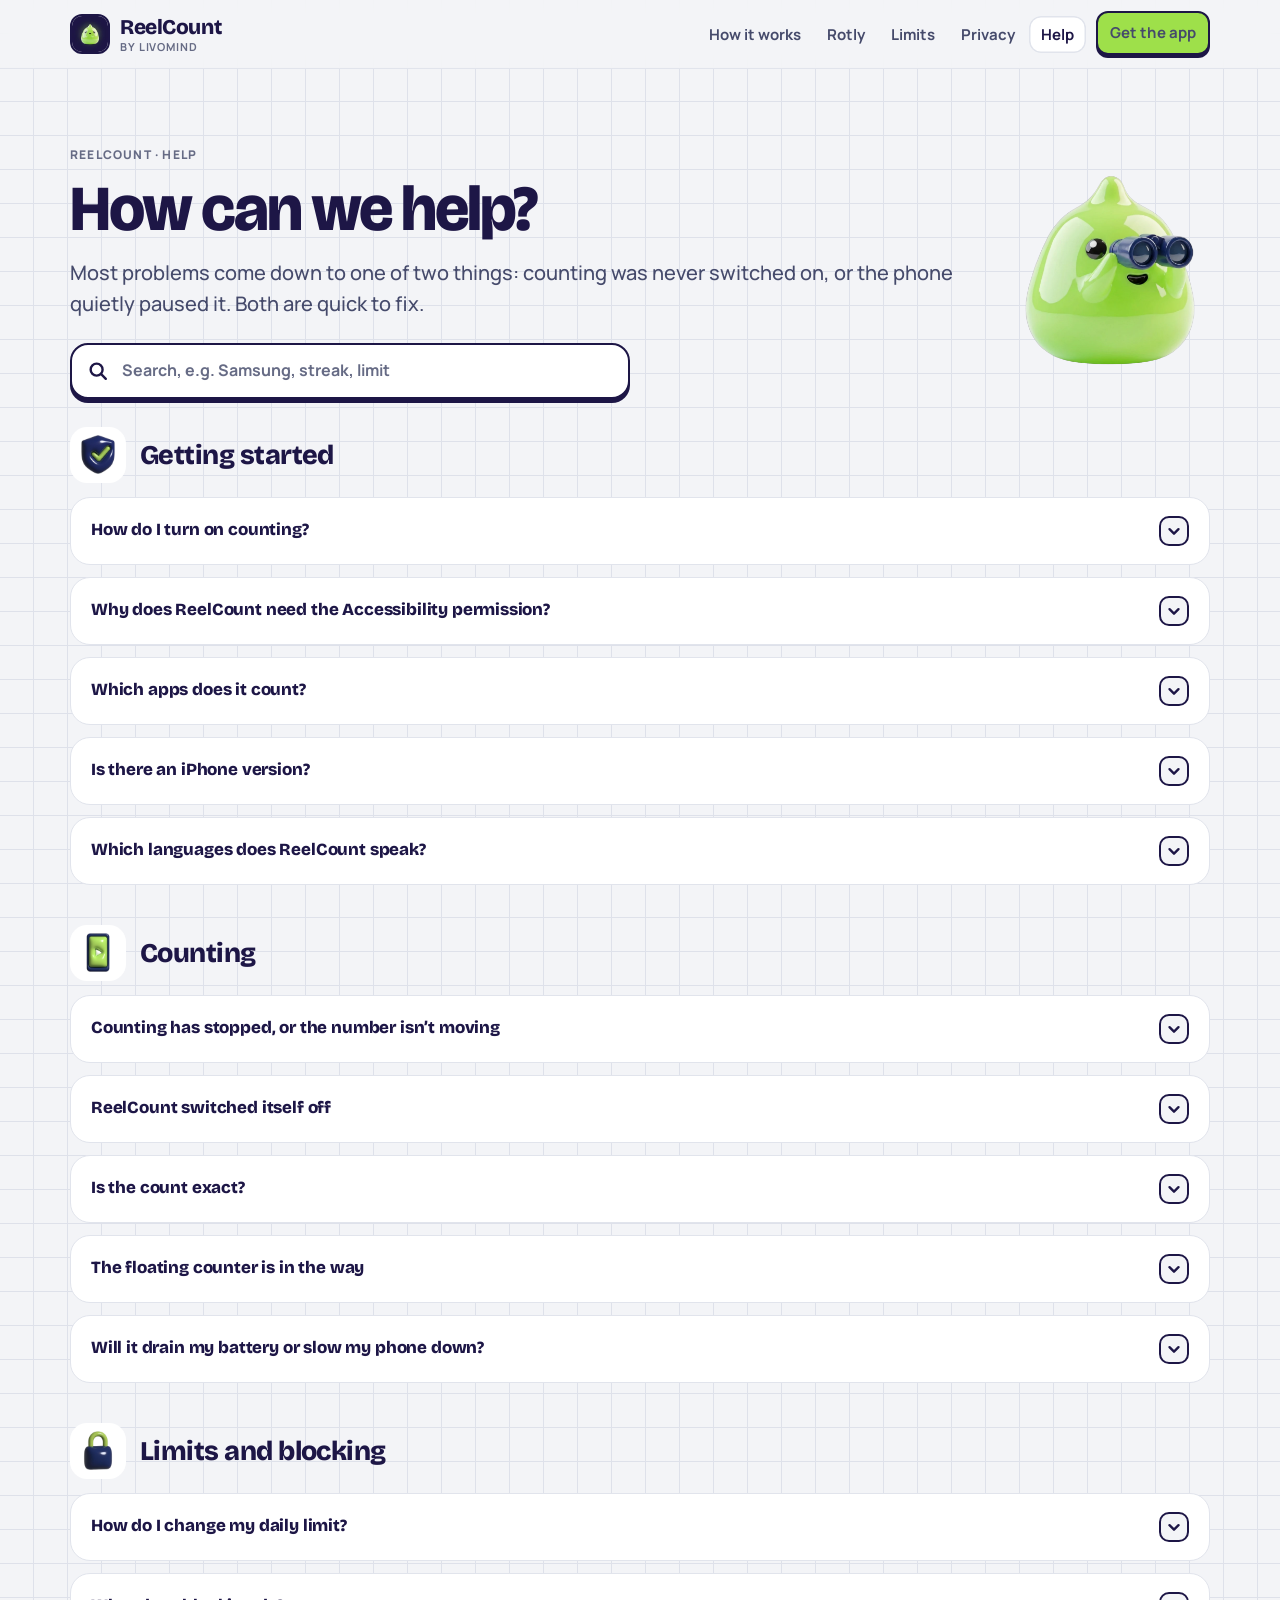
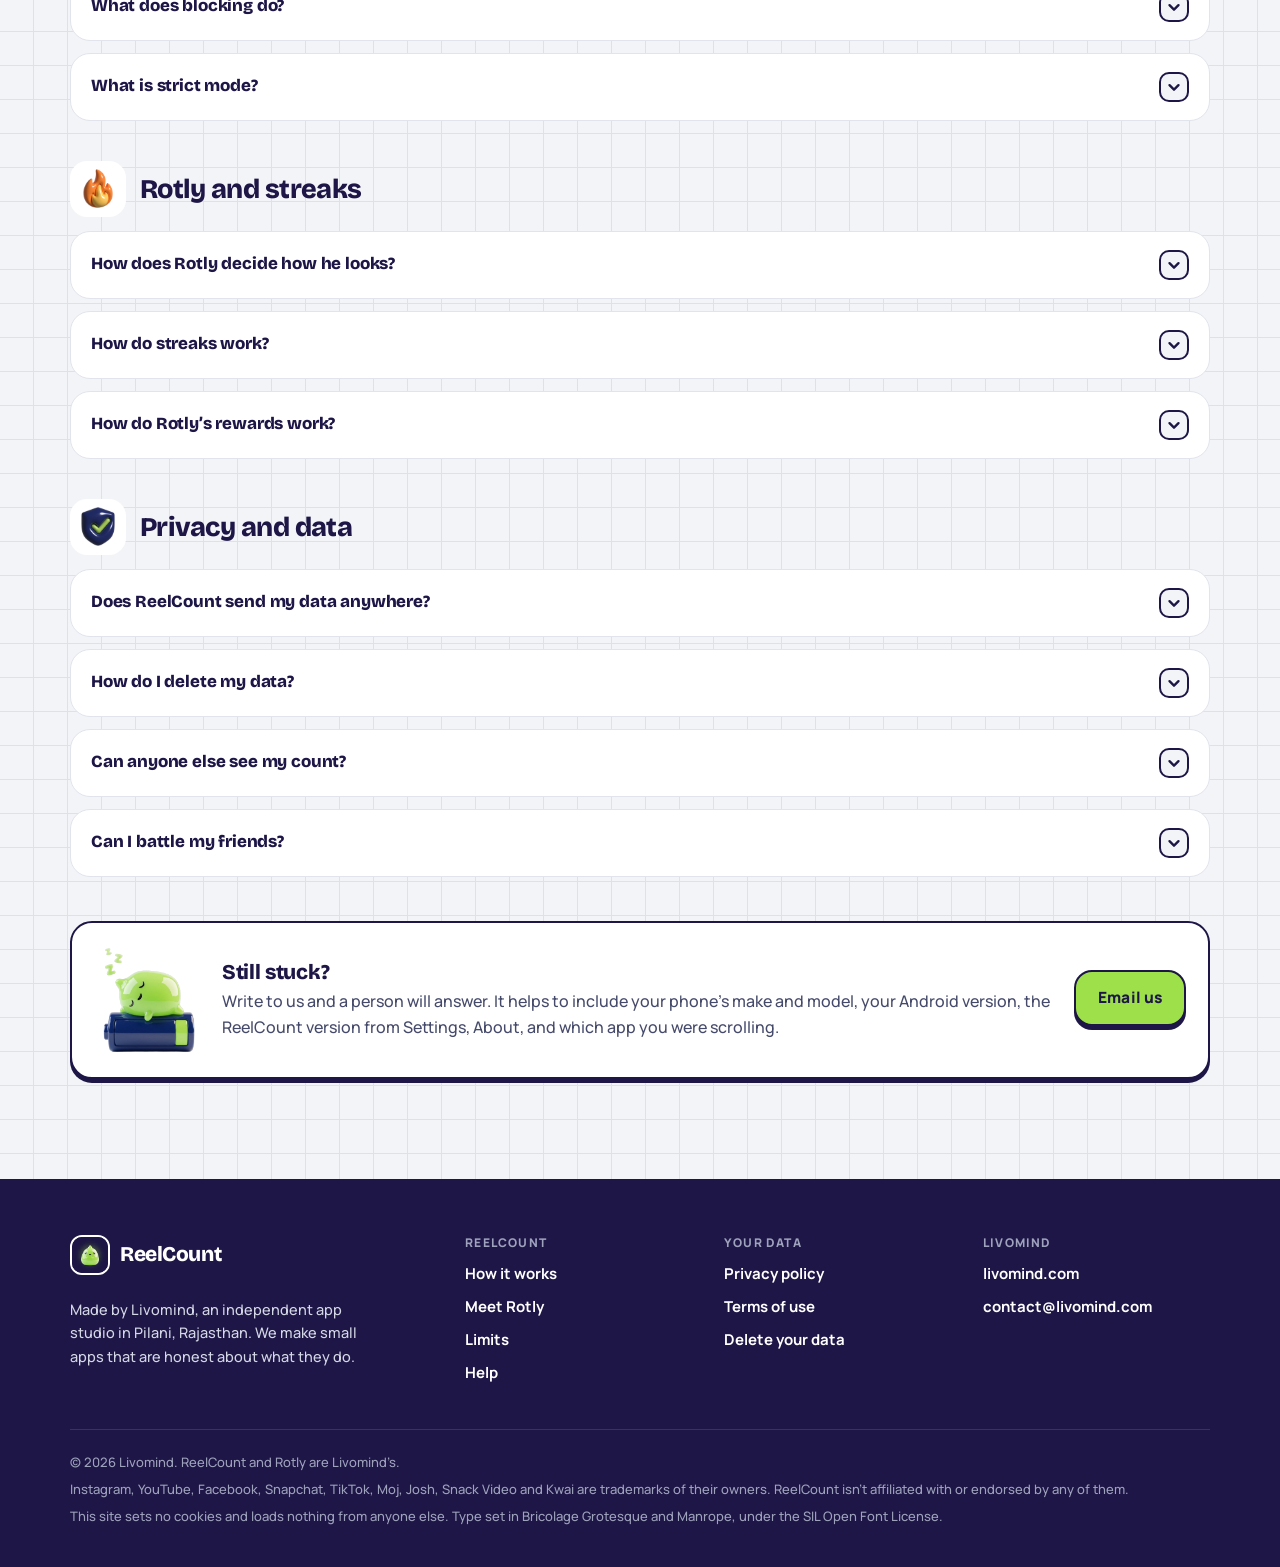
<file: help/index.html>
<!doctype html>
<html lang="en-GB" class="no-js">
<head>
<meta charset="utf-8">
<meta name="viewport" content="width=device-width, initial-scale=1, viewport-fit=cover">
<title>Help · ReelCount</title>
<meta name="description" content="Turning on counting, fixing a counter that stopped on Samsung, Xiaomi, Oppo, Vivo, OnePlus and Huawei phones, limits, blocking, Rotly and streaks.">
<link rel="canonical" href="https://reelcount.livomind.com/help/">
<meta name="theme-color" content="#F3F4F7">
<meta property="og:type" content="website">
<meta property="og:site_name" content="ReelCount by Livomind">
<meta property="og:title" content="ReelCount help">
<meta property="og:description" content="Setup, phone-specific fixes when counting stops, limits, blocking, Rotly and streaks.">
<meta property="og:url" content="https://reelcount.livomind.com/help/">
<meta property="og:image" content="https://reelcount.livomind.com/assets/img/og.jpg">
<meta name="twitter:card" content="summary_large_image">
<link rel="icon" href="../favicon.ico" sizes="any">
<link rel="apple-touch-icon" href="../apple-touch-icon.png">
<link rel="manifest" href="../site.webmanifest">
<link rel="preload" href="../assets/fonts/bricolage-display-800.woff2" as="font" type="font/woff2" crossorigin>
<link rel="preload" href="../assets/fonts/manrope-500.woff2" as="font" type="font/woff2" crossorigin>
<link rel="stylesheet" href="../assets/css/site.css">
<script>document.documentElement.classList.replace('no-js', 'js');</script>
</head>
<body class="grid-paper">
<a class="skip-link" href="#main">Skip to content</a>

<!-- header -->
<header class="site-header">
  <div class="wrap bar">
    <a class="brand" href="../" aria-label="ReelCount home">
      <img src="../assets/img/logo.webp" alt="" width="40" height="40">
      <span>ReelCount<small>by Livomind</small></span>
    </a>
    <button class="menu-toggle" type="button" aria-expanded="false" aria-controls="site-nav" aria-label="Menu"><span></span></button>
    <nav class="nav" id="site-nav" aria-label="Main">
      <a href="../#how">How it works</a>
      <a href="../#rotly">Rotly</a>
      <a href="../#limits">Limits</a>
      <a href="../privacy/">Privacy</a>
      <a href="../help/" aria-current="page">Help</a>
      <a class="btn btn--sm" href="../#get">Get the app</a>
    </nav>
  </div>
</header>
<!-- /header -->

<main id="main">
  <div class="wrap doc-hero">
    <div class="with-art">
      <div>
        <span class="label">ReelCount · Help</span>
        <h1>How can we help?</h1>
        <p class="lead">Most problems come down to one of two things: counting was never switched on, or the phone quietly paused it. Both are quick to fix.</p>
        <div class="help-search">
          <svg viewBox="0 0 24 24" aria-hidden="true"><circle cx="10.5" cy="10.5" r="6.5" fill="none" stroke="#1D1646" stroke-width="2.6"/><path d="m15.5 15.5 5 5" stroke="#1D1646" stroke-width="2.6" stroke-linecap="round"/></svg>
          <label class="visually-hidden" for="help-q">Search help</label>
          <input id="help-q" type="search" placeholder="Search, e.g. Samsung, streak, limit" autocomplete="off" data-help-search>
        </div>
      </div>
      <img src="../assets/img/scene/waiting.webp" alt="" width="768" height="768">
    </div>
  </div>

  <div class="wrap" style="padding-bottom:clamp(56px,8vw,96px)" data-help>

    <div class="help-group">
      <div class="row"><span class="tile tile--white"><img src="../assets/img/icon/shield.webp" alt="" width="256" height="256"></span><h2>Getting started</h2></div>
      <div class="faq">
        <details class="qa" id="turn-on">
          <summary>How do I turn on counting?</summary>
          <div class="a">
            <p>ReelCount walks you through this the first time you open it. If you skipped it, or it got switched off:</p>
            <ol>
              <li>Open ReelCount and tap <strong>Turn on counting</strong>. Android opens its Accessibility settings.</li>
              <li>Find ReelCount in the list. On most phones it’s under <strong>Installed apps</strong> or <strong>Downloaded apps</strong>, which is where people get stuck.</li>
              <li>Tap it, turn the switch on, and confirm.</li>
            </ol>
            <p>Then open one of the apps it counts and scroll. Rotly appears at the top of the screen and starts counting.</p>
            <p>If the switch is greyed out and you installed ReelCount from somewhere other than Google Play, Android is treating it as a restricted setting. Open ReelCount’s App info, tap the menu in the corner, choose <strong>Allow restricted settings</strong>, then try again.</p>
          </div>
        </details>
        <details class="qa" id="accessibility">
          <summary>Why does ReelCount need the Accessibility permission?</summary>
          <div class="a">
            <p>It’s the only way Android lets one app notice that a new short video has appeared inside another. ReelCount is told about a fixed list of short-video apps and nothing else on your phone.</p>
            <p>It reads just enough on-screen text to tell one clip from the next, and turns it straight into a one-way fingerprint. It never reads your messages or passwords, never takes screenshots and never sends anything off your phone. <a href="../privacy/#accessibility">The privacy policy has every detail.</a></p>
          </div>
        </details>
        <details class="qa" id="which-apps">
          <summary>Which apps does it count?</summary>
          <div class="a">
            <p><strong>Today:</strong> Instagram Reels, YouTube Shorts and Facebook Reels.</p>
            <p><strong>Learning now:</strong> Snapchat Spotlight, TikTok, Moj, Josh, Snack Video and Kwai. ReelCount already watches these, but counts may be off until each one is confirmed on a real feed. When one is, it moves up to the first list, in the app and here.</p>
            <p>Reels watched in a web browser aren’t counted.</p>
          </div>
        </details>
        <details class="qa" id="iphone">
          <summary>Is there an iPhone version?</summary>
          <div class="a"><p>Not at the moment. iOS doesn’t let one app see what’s on screen in another, which a live count depends on. ReelCount is Android only.</p></div>
        </details>
        <details class="qa" id="languages">
          <summary>Which languages does ReelCount speak?</summary>
          <div class="a"><p>Twenty: English, Spanish, Brazilian Portuguese, French, German, Italian, Dutch, Polish, Turkish, Russian, Ukrainian, Arabic, Hindi, Indonesian, Vietnamese, Thai, Japanese, Korean, and Simplified and Traditional Chinese. It follows your phone’s language unless you pick one in Settings, under Language.</p></div>
        </details>
      </div>
    </div>

    <div class="help-group">
      <div class="row"><span class="tile tile--white"><img src="../assets/img/icon/phone.webp" alt="" width="256" height="256"></span><h2>Counting</h2></div>
      <div class="faq">
        <details class="qa" id="stopped">
          <summary>Counting has stopped, or the number isn’t moving</summary>
          <div class="a">
            <p>Many phones pause apps in the background to save battery, and ReelCount gets caught by it. The app notices and shows <strong>Counting has stopped</strong> on its home screen, with a button to the right setting. If you’d rather do it by hand, here are the steps for your phone:</p>
            <div class="oem-grid">
              <div class="oem"><b>Samsung</b><ol><li>Go to Settings, Battery, Background usage limits.</li><li>Add ReelCount to Never sleeping apps.</li><li>Check it isn’t in Deep sleeping apps.</li></ol></div>
              <div class="oem"><b>Xiaomi, Redmi and POCO</b><ol><li>Go to Settings, Apps, Manage apps, ReelCount.</li><li>Turn Autostart on.</li><li>Open Battery saver and choose No restrictions.</li><li>In Recents, pull ReelCount down and tap the padlock.</li></ol></div>
              <div class="oem"><b>Oppo and Realme</b><ol><li>Go to Settings, Battery, App Battery Management.</li><li>Find ReelCount and allow background running.</li><li>Turn Auto Startup on for ReelCount.</li></ol></div>
              <div class="oem"><b>Vivo and iQOO</b><ol><li>Go to Settings, Battery, High background power consumption.</li><li>Allow ReelCount.</li><li>In i Manager, turn on Autostart for ReelCount.</li></ol></div>
              <div class="oem"><b>OnePlus</b><ol><li>Go to Settings, Battery, Battery optimisation.</li><li>Find ReelCount and choose Don’t optimise.</li><li>In Recents, lock ReelCount.</li></ol></div>
              <div class="oem"><b>Huawei and Honor</b><ol><li>Go to Settings, Battery, App launch.</li><li>Switch ReelCount to Manage manually.</li><li>Turn on all three switches.</li></ol></div>
              <div class="oem"><b>Any other phone</b><ol><li>Open Settings, then Apps, and find ReelCount.</li><li>Open Battery and choose Unrestricted.</li></ol></div>
            </div>
            <p>Menu names vary a little between versions of each phone’s software. If yours look different, search your Settings for “battery” and “ReelCount”.</p>
          </div>
        </details>
        <details class="qa" id="turned-off">
          <summary>ReelCount switched itself off</summary>
          <div class="a">
            <p>If ReelCount is force-stopped, whether by you in App info or by a “cleaner” or task-killer app, Android withdraws its Accessibility permission completely, and it won’t come back on its own. The app notices and takes you back through setup.</p>
            <p>Turn it back on as in <a href="#turn-on">How do I turn on counting?</a>, and if you use a cleaner app, tell it to leave ReelCount alone.</p>
          </div>
        </details>
        <details class="qa" id="accuracy">
          <summary>Is the count exact?</summary>
          <div class="a">
            <p>It’s close, and when it’s unsure it leaves a reel out rather than inventing one. An undercount is disappointing; an overcount would be a lie.</p>
            <ul>
              <li>A reel is counted once it has settled on screen, so flicking straight past one doesn’t count.</li>
              <li>Scrolling back to a reel you’ve just watched doesn’t count it again, even if your phone restarted ReelCount in between.</li>
              <li>Now and then a clip is missed, when there’s nothing on screen ReelCount can use to tell it apart from the one before.</li>
            </ul>
            <p>Counting depends on how each app lays out its player. When an app changes that, counting in it can stop until we release a fix, and the app tells you rather than showing a number that has quietly stopped moving.</p>
          </div>
        </details>
        <details class="qa" id="counter">
          <summary>The floating counter is in the way</summary>
          <div class="a"><p>Press and drag it up or down the screen. It stays where you put it while you scroll. It only appears while you’re watching reels or shorts in one of the apps ReelCount counts, and it’s hidden when the block screen is showing.</p></div>
        </details>
        <details class="qa" id="battery">
          <summary>Will it drain my battery or slow my phone down?</summary>
          <div class="a"><p>Counting only runs while one of those apps is open, and stops completely when your screen goes off. While you’re actually scrolling it uses about a tenth of one processor core. Instagram uses around twenty-five times that just to play the video. That was measured on a Samsung Galaxy M51.</p></div>
        </details>
      </div>
    </div>

    <div class="help-group">
      <div class="row"><span class="tile tile--white"><img src="../assets/img/icon/lock.webp" alt="" width="256" height="256"></span><h2>Limits and blocking</h2></div>
      <div class="faq">
        <details class="qa" id="limit">
          <summary>How do I change my daily limit?</summary>
          <div class="a"><p>Open the <strong>Limits</strong> tab and use the minus and plus buttons, or tap 50, 100, 150 or 200. The new limit applies from today. Days that have already happened keep the limit they had, so changing it never rewrites your streak.</p></div>
        </details>
        <details class="qa" id="blocking">
          <summary>What does blocking do?</summary>
          <div class="a">
            <p>With <strong>Block reels at my limit</strong> on, ReelCount covers the reel player once you reach your limit, for the rest of the day. The rest of the app keeps working, so you can still message people, post and search.</p>
            <p><strong>Close reels</strong> takes you back out of the player. <strong>Give me 5 more minutes</strong> lets you carry on for five minutes before the cover comes back.</p>
          </div>
        </details>
        <details class="qa" id="strict">
          <summary>What is strict mode?</summary>
          <div class="a"><p>Strict mode removes the five-minute button, so there’s no talking yourself past the limit. Turn blocking on first. Honestly, nothing on a phone is a real lock: you can always switch ReelCount off. Strict mode just makes that a deliberate choice rather than a tap.</p></div>
        </details>
      </div>
    </div>

    <div class="help-group">
      <div class="row"><span class="tile tile--white"><img src="../assets/img/icon/flame.webp" alt="" width="256" height="256"></span><h2>Rotly and streaks</h2></div>
      <div class="faq">
        <details class="qa" id="rotly-states">
          <summary>How does Rotly decide how he looks?</summary>
          <div class="a">
            <p>By how much of your daily limit you’ve used:</p>
            <ul>
              <li><strong>Fresh</strong> under a quarter of your limit.</li>
              <li><strong>Fading</strong> up to three quarters.</li>
              <li><strong>Rotting</strong> up to one and a half times your limit.</li>
              <li><strong>Gone</strong> beyond that.</li>
            </ul>
            <p>With a limit of 100 that’s fresh under 25, fading from 25, rotting from 75 and gone from 150. Every day he starts fresh again.</p>
          </div>
        </details>
        <details class="qa" id="streaks">
          <summary>How do streaks work?</summary>
          <div class="a">
            <p>Each day you stay at or under your limit adds one to your streak, and today counts as soon as it starts, for as long as you stay under. Going over resets it to zero.</p>
            <p>A day only counts if ReelCount was running. A day when counting was switched off breaks the streak rather than being quietly credited as perfect, because a streak you can’t trust isn’t worth keeping.</p>
          </div>
        </details>
        <details class="qa" id="rewards">
          <summary>How do Rotly’s rewards work?</summary>
          <div class="a"><p>Rotly earns sunglasses at a 3 day streak, a crown at 7, a holiday kit at 14 and a golden glow at 30. They belong to your current streak, so if it breaks they go back in the box until you earn them again. He only wears them while he’s fresh.</p></div>
        </details>
      </div>
    </div>

    <div class="help-group">
      <div class="row"><span class="tile tile--white"><img src="../assets/img/icon/shield.webp" alt="" width="256" height="256"></span><h2>Privacy and data</h2></div>
      <div class="faq">
        <details class="qa" id="sends">
          <summary>Does ReelCount send my data anywhere?</summary>
          <div class="a"><p>No. This version of ReelCount doesn’t even ask Android for internet access. Your counts stay on your phone. The only copies are any your phone makes itself, in its backup to your Google account. <a href="../privacy/#leaves">More in the privacy policy.</a></p></div>
        </details>
        <details class="qa" id="delete">
          <summary>How do I delete my data?</summary>
          <div class="a"><p>In the app, open Settings and choose <strong>Delete all history</strong>, or <strong>Clear today’s count</strong> for just today. Uninstalling removes everything. <a href="../your-data/">Step-by-step instructions are here.</a></p></div>
        </details>
        <details class="qa" id="who-sees">
          <summary>Can anyone else see my count?</summary>
          <div class="a"><p>Only someone holding your unlocked phone, or anyone who can see your home screen if you’ve added the widget. ReelCount has no way to send your count to anyone, friends included.</p></div>
        </details>
        <details class="qa" id="battles">
          <summary>Can I battle my friends?</summary>
          <div class="a"><p>Not in this version. Comparing counts needs a connection between phones, and ReelCount deliberately has no internet access, so it has no way to send your count to anyone. If that ever changes, the privacy policy will say exactly what’s shared before it happens, and nothing will be shared unless you choose it.</p></div>
        </details>
      </div>
    </div>

    <div class="card no-results" data-no-results>
      <p class="title">Nothing matches that.</p>
      <p class="small" style="margin-top:4px">Try a shorter word, or write to us below.</p>
    </div>

    <div class="card card--raised contact-card" style="margin-top:44px" id="contact">
      <img src="../assets/img/scene/stalled.webp" alt="" width="768" height="768" style="width:110px">
      <div>
        <h2 class="h3">Still stuck?</h2>
        <p style="margin-top:4px">Write to us and a person will answer. It helps to include your phone’s make and model, your Android version, the ReelCount version from Settings, About, and which app you were scrolling.</p>
      </div>
      <a class="btn" href="mailto:contact@livomind.com?subject=ReelCount%20help">Email us</a>
    </div>
  </div>
</main>

<!-- footer -->
<footer class="site-footer on-dark">
  <div class="wrap">
    <div class="foot-grid">
      <div>
        <a class="brand" href="../"><img src="../assets/img/logo.webp" alt="" width="40" height="40"><span>ReelCount</span></a>
        <p class="foot-about">Made by Livomind, an independent app studio in Pilani, Rajasthan. We make small apps that are honest about what they do.</p>
      </div>
      <div class="foot-col">
        <h2>ReelCount</h2>
        <ul>
          <li><a href="../#how">How it works</a></li>
          <li><a href="../#rotly">Meet Rotly</a></li>
          <li><a href="../#limits">Limits</a></li>
          <li><a href="../help/">Help</a></li>
        </ul>
      </div>
      <div class="foot-col">
        <h2>Your data</h2>
        <ul>
          <li><a href="../privacy/">Privacy policy</a></li>
          <li><a href="../terms/">Terms of use</a></li>
          <li><a href="../your-data/">Delete your data</a></li>
        </ul>
      </div>
      <div class="foot-col">
        <h2>Livomind</h2>
        <ul>
          <li><a href="https://livomind.com/">livomind.com</a></li>
          <li><a href="mailto:contact@livomind.com">contact@livomind.com</a></li>
        </ul>
      </div>
    </div>
    <div class="foot-legal">
      <p>© <span data-year>2026</span> Livomind. ReelCount and Rotly are Livomind’s.</p>
      <p>Instagram, YouTube, Facebook, Snapchat, TikTok, Moj, Josh, Snack Video and Kwai are trademarks of their owners. ReelCount isn’t affiliated with or endorsed by any of them.</p>
      <p>This site sets no cookies and loads nothing from anyone else. Type set in Bricolage Grotesque and Manrope, under the SIL Open Font License.</p>
    </div>
  </div>
</footer>
<!-- /footer -->

<script src="../assets/js/site.js" defer></script>
</body>
</html>
</file>
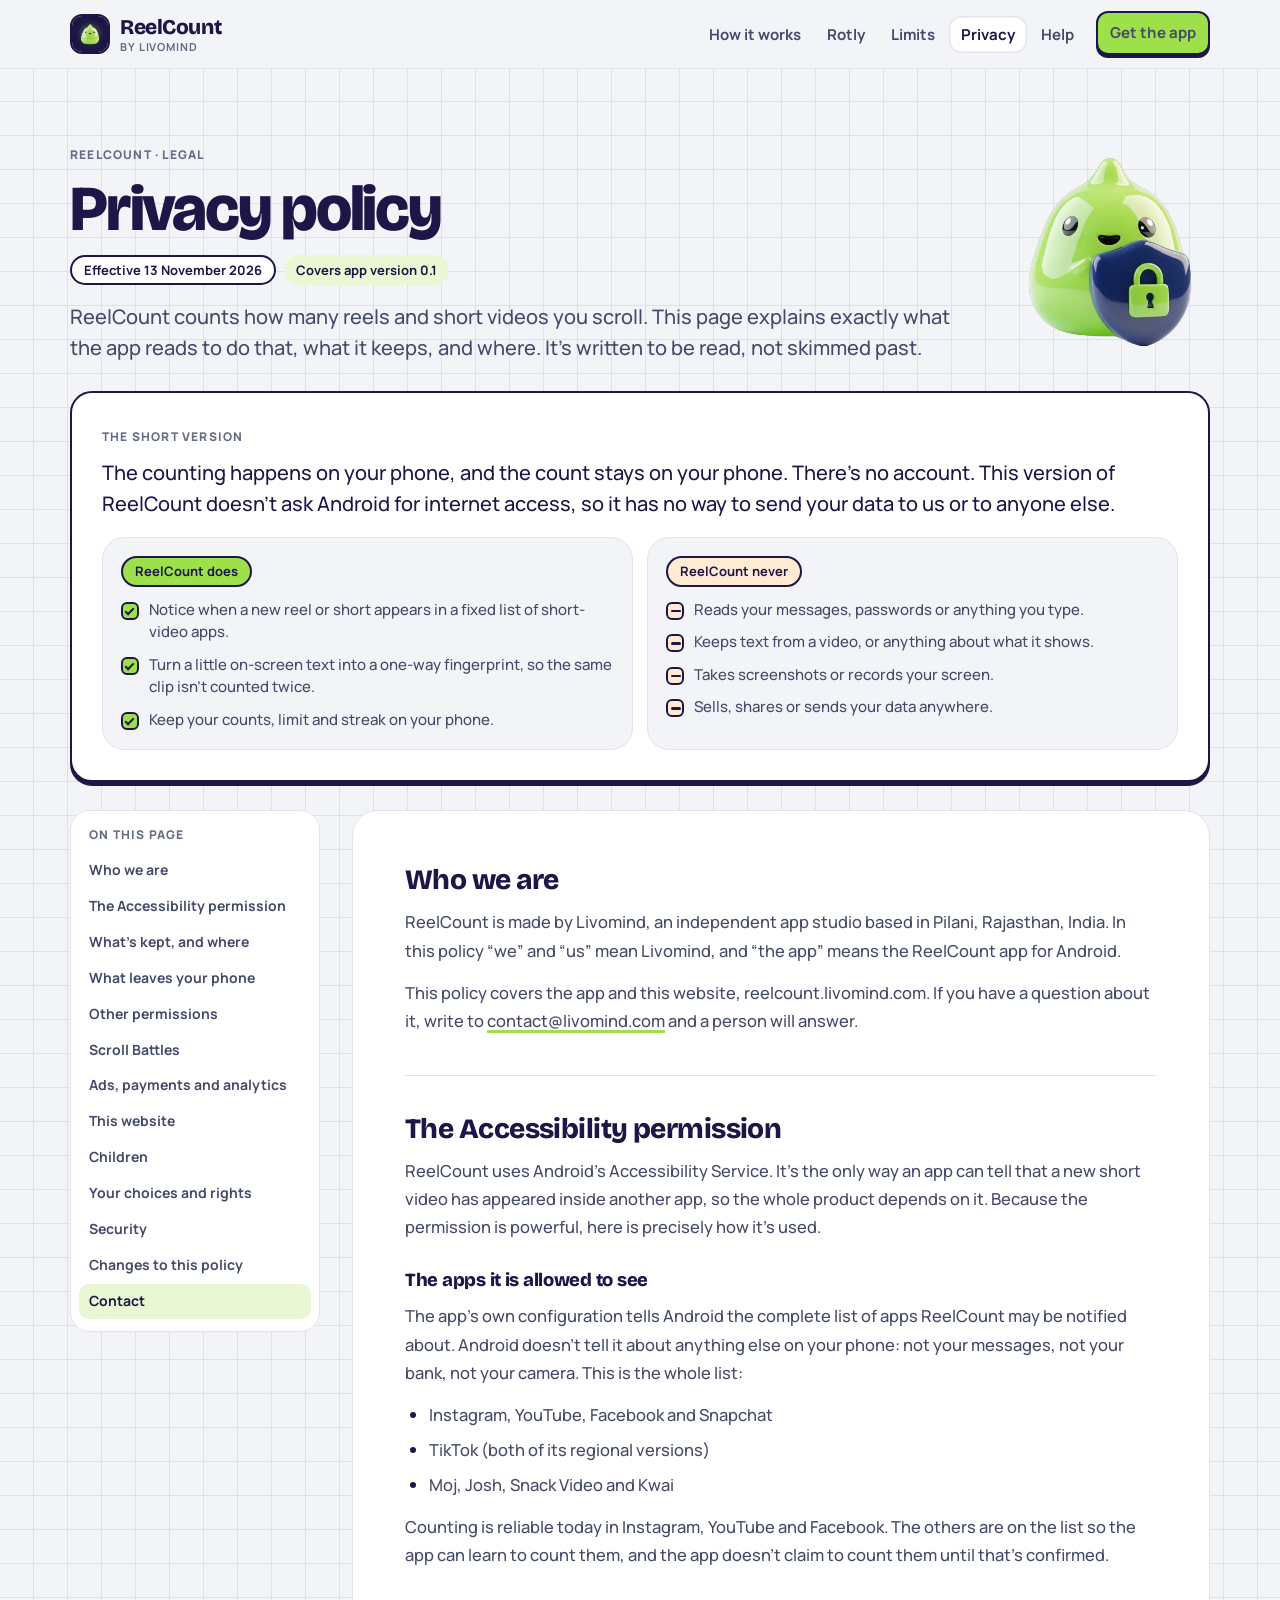
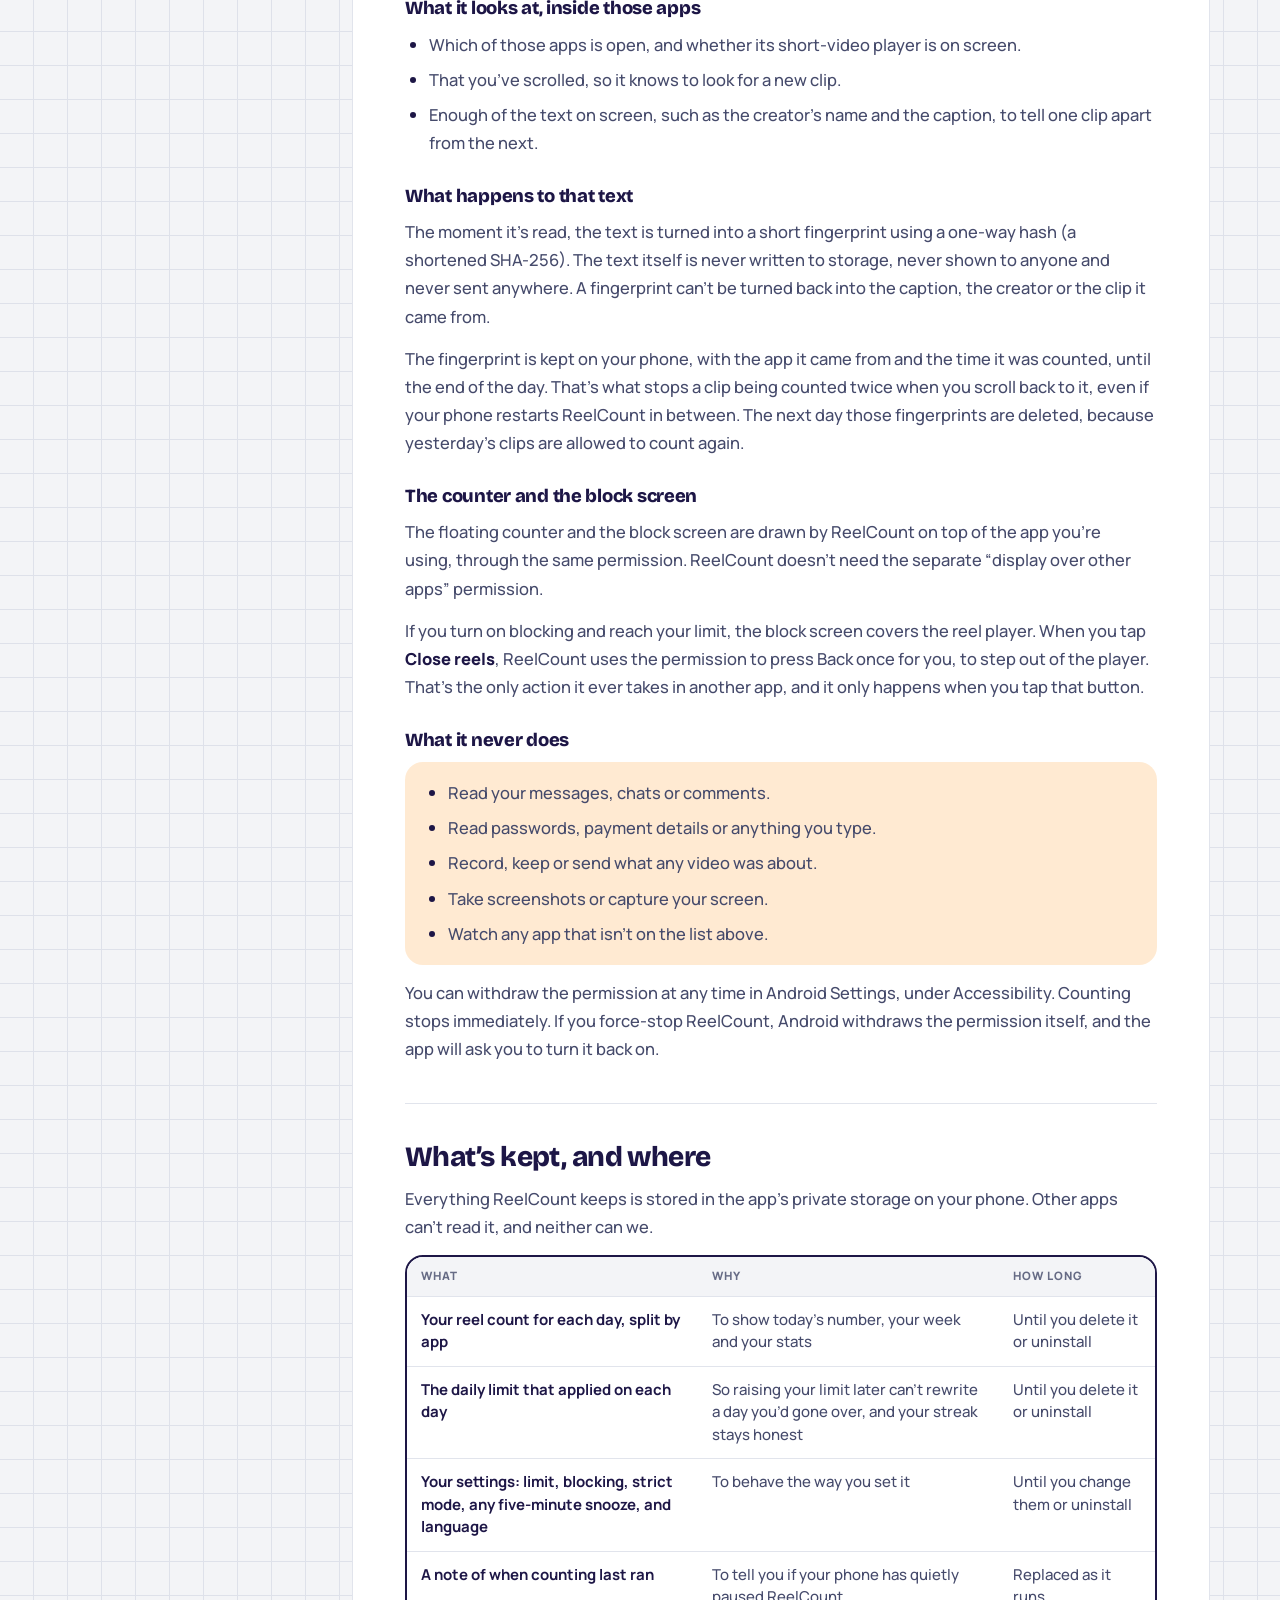
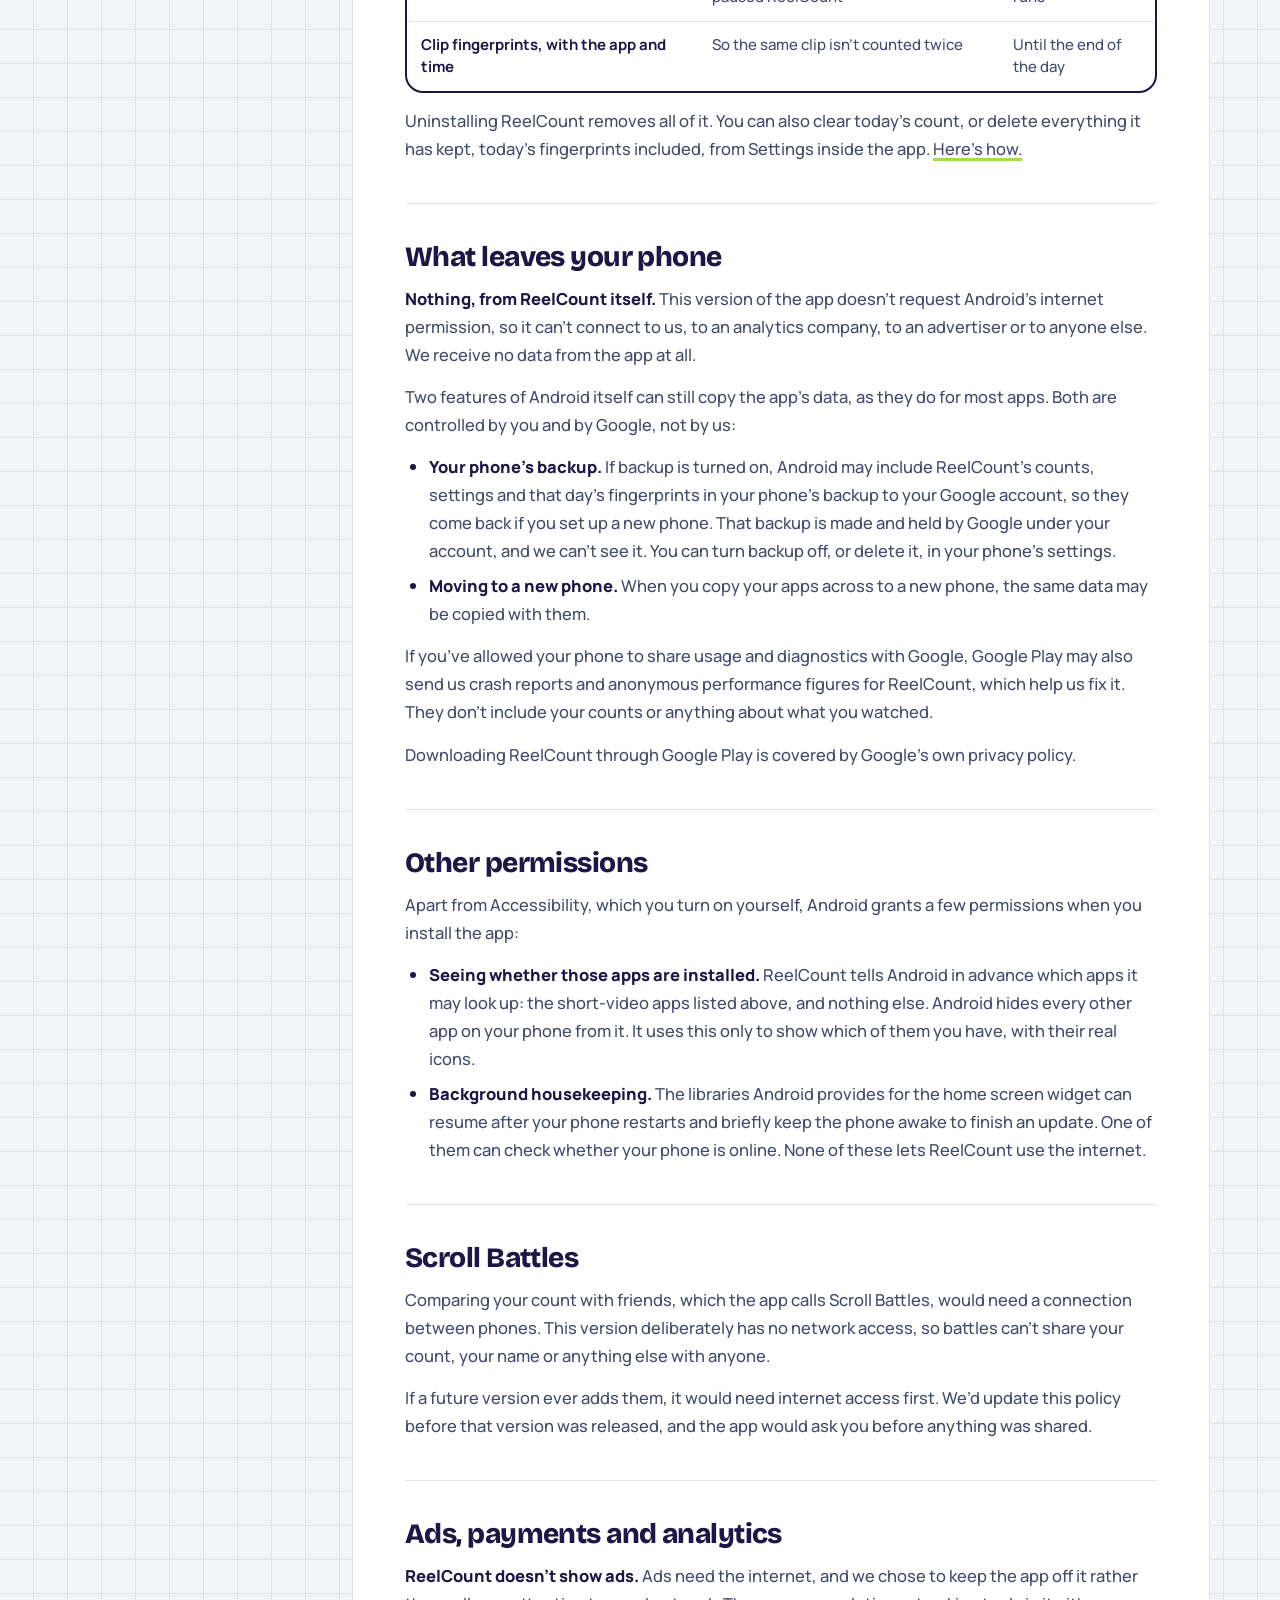
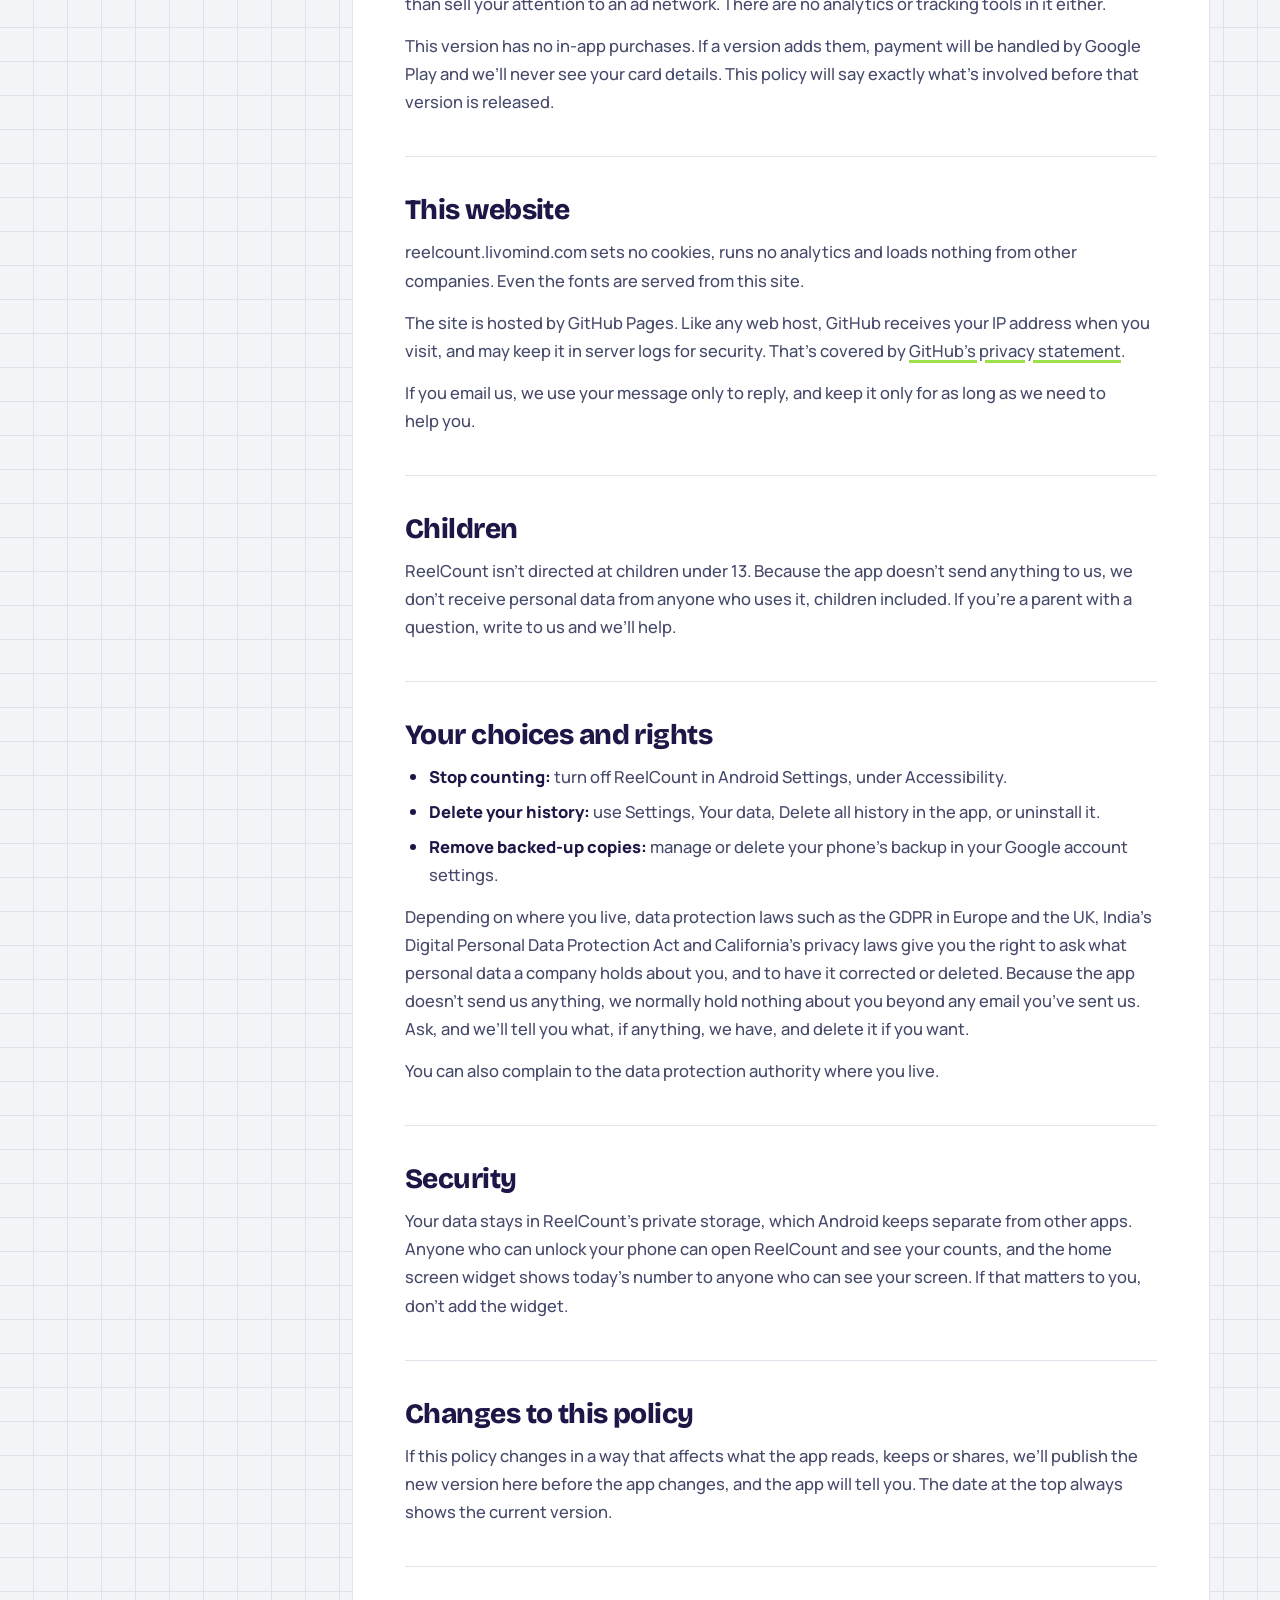
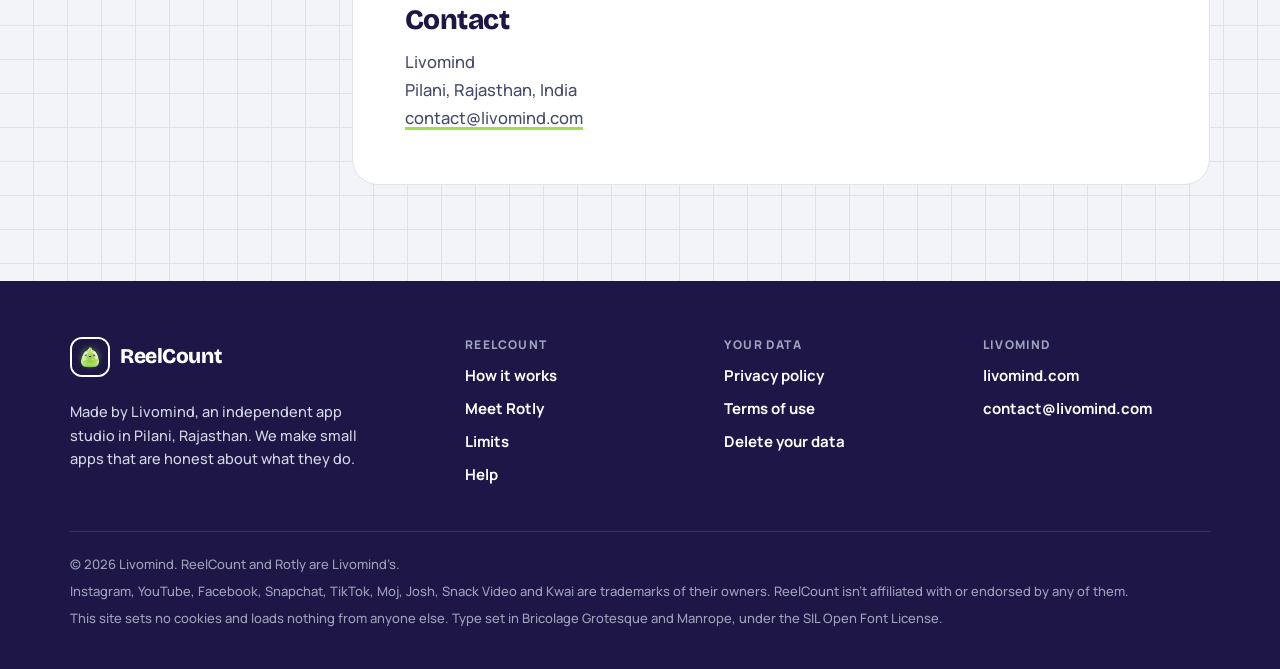
<file: privacy/index.html>
<!doctype html>
<html lang="en-GB" class="no-js">
<head>
<meta charset="utf-8">
<meta name="viewport" content="width=device-width, initial-scale=1, viewport-fit=cover">
<title>Privacy policy · ReelCount</title>
<meta name="description" content="What ReelCount reads, what it never reads, where your reel count is kept, and what leaves your phone. In plain language.">
<link rel="canonical" href="https://reelcount.livomind.com/privacy/">
<meta name="theme-color" content="#F3F4F7">
<meta property="og:type" content="article">
<meta property="og:site_name" content="ReelCount by Livomind">
<meta property="og:title" content="ReelCount privacy policy">
<meta property="og:description" content="The counting happens on your phone, and the count stays there. Here is exactly what the app reads and keeps.">
<meta property="og:url" content="https://reelcount.livomind.com/privacy/">
<meta property="og:image" content="https://reelcount.livomind.com/assets/img/og.jpg">
<meta name="twitter:card" content="summary_large_image">
<link rel="icon" href="../favicon.ico" sizes="any">
<link rel="apple-touch-icon" href="../apple-touch-icon.png">
<link rel="manifest" href="../site.webmanifest">
<link rel="preload" href="../assets/fonts/bricolage-display-800.woff2" as="font" type="font/woff2" crossorigin>
<link rel="preload" href="../assets/fonts/manrope-500.woff2" as="font" type="font/woff2" crossorigin>
<link rel="stylesheet" href="../assets/css/site.css">
<script>document.documentElement.classList.replace('no-js', 'js');</script>
</head>
<body class="grid-paper">
<a class="skip-link" href="#main">Skip to content</a>

<!-- header -->
<header class="site-header">
  <div class="wrap bar">
    <a class="brand" href="../" aria-label="ReelCount home">
      <img src="../assets/img/logo.webp" alt="" width="40" height="40">
      <span>ReelCount<small>by Livomind</small></span>
    </a>
    <button class="menu-toggle" type="button" aria-expanded="false" aria-controls="site-nav" aria-label="Menu"><span></span></button>
    <nav class="nav" id="site-nav" aria-label="Main">
      <a href="../#how">How it works</a>
      <a href="../#rotly">Rotly</a>
      <a href="../#limits">Limits</a>
      <a href="../privacy/" aria-current="page">Privacy</a>
      <a href="../help/">Help</a>
      <a class="btn btn--sm" href="../#get">Get the app</a>
    </nav>
  </div>
</header>
<!-- /header -->

<main id="main">
  <div class="wrap doc-hero">
    <div class="with-art">
      <div>
        <span class="label">ReelCount · Legal</span>
        <h1>Privacy policy</h1>
        <div class="meta">
          <span class="pill pill--outlined">Effective 13 November 2026</span>
          <span class="pill pill--lime">Covers app version 0.1</span>
        </div>
        <p class="lead">ReelCount counts how many reels and short videos you scroll. This page explains exactly what the app reads to do that, what it keeps, and where. It’s written to be read, not skimmed past.</p>
      </div>
      <img src="../assets/img/scene/privacy.webp" alt="" width="768" height="768">
    </div>
  </div>

  <div class="wrap">
    <div class="card card--raised summary-card" style="margin-bottom:28px">
      <span class="label">The short version</span>
      <p class="lead" style="margin-top:8px;color:var(--ink)">The counting happens on your phone, and the count stays on your phone. There’s no account. This version of ReelCount doesn’t ask Android for internet access, so it has no way to send your data to us or to anyone else.</p>
      <div class="does-never">
        <div class="card card--paper does">
          <span class="pill pill--solid-lime pill--outlined">ReelCount does</span>
          <ul>
            <li>Notice when a new reel or short appears in a fixed list of short-video apps.</li>
            <li>Turn a little on-screen text into a one-way fingerprint, so the same clip isn’t counted twice.</li>
            <li>Keep your counts, limit and streak on your phone.</li>
          </ul>
        </div>
        <div class="card card--paper never">
          <span class="pill pill--tang pill--outlined">ReelCount never</span>
          <ul>
            <li>Reads your messages, passwords or anything you type.</li>
            <li>Keeps text from a video, or anything about what it shows.</li>
            <li>Takes screenshots or records your screen.</li>
            <li>Sells, shares or sends your data anywhere.</li>
          </ul>
        </div>
      </div>
    </div>
  </div>

  <div class="wrap doc-layout">
    <aside class="toc" aria-label="On this page">
      <details open>
        <summary>On this page</summary>
        <ol>
          <li><a href="#who">Who we are</a></li>
          <li><a href="#accessibility">The Accessibility permission</a></li>
          <li><a href="#stored">What’s kept, and where</a></li>
          <li><a href="#leaves">What leaves your phone</a></li>
          <li><a href="#permissions">Other permissions</a></li>
          <li><a href="#battles">Scroll Battles</a></li>
          <li><a href="#ads">Ads, payments and analytics</a></li>
          <li><a href="#website">This website</a></li>
          <li><a href="#children">Children</a></li>
          <li><a href="#rights">Your choices and rights</a></li>
          <li><a href="#security">Security</a></li>
          <li><a href="#changes">Changes to this policy</a></li>
          <li><a href="#contact">Contact</a></li>
        </ol>
      </details>
    </aside>

    <article class="sheet prose">
      <section id="who">
        <h2>Who we are</h2>
        <p>ReelCount is made by Livomind, an independent app studio based in Pilani, Rajasthan, India. In this policy “we” and “us” mean Livomind, and “the app” means the ReelCount app for Android.</p>
        <p>This policy covers the app and this website, reelcount.livomind.com. If you have a question about it, write to <a href="mailto:contact@livomind.com">contact@livomind.com</a> and a person will answer.</p>
      </section>

      <section id="accessibility">
        <h2>The Accessibility permission</h2>
        <p>ReelCount uses Android’s Accessibility Service. It’s the only way an app can tell that a new short video has appeared inside another app, so the whole product depends on it. Because the permission is powerful, here is precisely how it’s used.</p>

        <h3>The apps it is allowed to see</h3>
        <p>The app’s own configuration tells Android the complete list of apps ReelCount may be notified about. Android doesn’t tell it about anything else on your phone: not your messages, not your bank, not your camera. This is the whole list:</p>
        <ul>
          <li>Instagram, YouTube, Facebook and Snapchat</li>
          <li>TikTok (both of its regional versions)</li>
          <li>Moj, Josh, Snack Video and Kwai</li>
        </ul>
        <p>Counting is reliable today in Instagram, YouTube and Facebook. The others are on the list so the app can learn to count them, and the app doesn’t claim to count them until that’s confirmed.</p>

        <h3>What it looks at, inside those apps</h3>
        <ul>
          <li>Which of those apps is open, and whether its short-video player is on screen.</li>
          <li>That you’ve scrolled, so it knows to look for a new clip.</li>
          <li>Enough of the text on screen, such as the creator’s name and the caption, to tell one clip apart from the next.</li>
        </ul>

        <h3>What happens to that text</h3>
        <p>The moment it’s read, the text is turned into a short fingerprint using a one-way hash (a shortened SHA-256). The text itself is never written to storage, never shown to anyone and never sent anywhere. A fingerprint can’t be turned back into the caption, the creator or the clip it came from.</p>
        <p>The fingerprint is kept on your phone, with the app it came from and the time it was counted, until the end of the day. That’s what stops a clip being counted twice when you scroll back to it, even if your phone restarts ReelCount in between. The next day those fingerprints are deleted, because yesterday’s clips are allowed to count again.</p>

        <h3>The counter and the block screen</h3>
        <p>The floating counter and the block screen are drawn by ReelCount on top of the app you’re using, through the same permission. ReelCount doesn’t need the separate “display over other apps” permission.</p>
        <p>If you turn on blocking and reach your limit, the block screen covers the reel player. When you tap <strong>Close reels</strong>, ReelCount uses the permission to press Back once for you, to step out of the player. That’s the only action it ever takes in another app, and it only happens when you tap that button.</p>

        <h3>What it never does</h3>
        <div class="callout callout--tang">
          <ul>
            <li>Read your messages, chats or comments.</li>
            <li>Read passwords, payment details or anything you type.</li>
            <li>Record, keep or send what any video was about.</li>
            <li>Take screenshots or capture your screen.</li>
            <li>Watch any app that isn’t on the list above.</li>
          </ul>
        </div>
        <p>You can withdraw the permission at any time in Android Settings, under Accessibility. Counting stops immediately. If you force-stop ReelCount, Android withdraws the permission itself, and the app will ask you to turn it back on.</p>
      </section>

      <section id="stored">
        <h2>What’s kept, and where</h2>
        <p>Everything ReelCount keeps is stored in the app’s private storage on your phone. Other apps can’t read it, and neither can we.</p>
        <div class="table-wrap">
          <table>
            <thead><tr><th scope="col">What</th><th scope="col">Why</th><th scope="col">How long</th></tr></thead>
            <tbody>
              <tr><td data-label="What">Your reel count for each day, split by app</td><td data-label="Why">To show today’s number, your week and your stats</td><td data-label="How long">Until you delete it or uninstall</td></tr>
              <tr><td data-label="What">The daily limit that applied on each day</td><td data-label="Why">So raising your limit later can’t rewrite a day you’d gone over, and your streak stays honest</td><td data-label="How long">Until you delete it or uninstall</td></tr>
              <tr><td data-label="What">Your settings: limit, blocking, strict mode, any five-minute snooze, and language</td><td data-label="Why">To behave the way you set it</td><td data-label="How long">Until you change them or uninstall</td></tr>
              <tr><td data-label="What">A note of when counting last ran</td><td data-label="Why">To tell you if your phone has quietly paused ReelCount</td><td data-label="How long">Replaced as it runs</td></tr>
              <tr><td data-label="What">Clip fingerprints, with the app and time</td><td data-label="Why">So the same clip isn’t counted twice</td><td data-label="How long">Until the end of the day</td></tr>
            </tbody>
          </table>
        </div>
        <p>Uninstalling ReelCount removes all of it. You can also clear today’s count, or delete everything it has kept, today’s fingerprints included, from Settings inside the app. <a href="../your-data/">Here’s how.</a></p>
      </section>

      <section id="leaves">
        <h2>What leaves your phone</h2>
        <p><strong>Nothing, from ReelCount itself.</strong> This version of the app doesn’t request Android’s internet permission, so it can’t connect to us, to an analytics company, to an advertiser or to anyone else. We receive no data from the app at all.</p>
        <p>Two features of Android itself can still copy the app’s data, as they do for most apps. Both are controlled by you and by Google, not by us:</p>
        <ul>
          <li><strong>Your phone’s backup.</strong> If backup is turned on, Android may include ReelCount’s counts, settings and that day’s fingerprints in your phone’s backup to your Google account, so they come back if you set up a new phone. That backup is made and held by Google under your account, and we can’t see it. You can turn backup off, or delete it, in your phone’s settings.</li>
          <li><strong>Moving to a new phone.</strong> When you copy your apps across to a new phone, the same data may be copied with them.</li>
        </ul>
        <p>If you’ve allowed your phone to share usage and diagnostics with Google, Google Play may also send us crash reports and anonymous performance figures for ReelCount, which help us fix it. They don’t include your counts or anything about what you watched.</p>
        <p>Downloading ReelCount through Google Play is covered by Google’s own privacy policy.</p>
      </section>

      <section id="permissions">
        <h2>Other permissions</h2>
        <p>Apart from Accessibility, which you turn on yourself, Android grants a few permissions when you install the app:</p>
        <ul>
          <li><strong>Seeing whether those apps are installed.</strong> ReelCount tells Android in advance which apps it may look up: the short-video apps listed above, and nothing else. Android hides every other app on your phone from it. It uses this only to show which of them you have, with their real icons.</li>
          <li><strong>Background housekeeping.</strong> The libraries Android provides for the home screen widget can resume after your phone restarts and briefly keep the phone awake to finish an update. One of them can check whether your phone is online. None of these lets ReelCount use the internet.</li>
        </ul>
      </section>

      <section id="battles">
        <h2>Scroll Battles</h2>
        <p>Comparing your count with friends, which the app calls Scroll Battles, would need a connection between phones. This version deliberately has no network access, so battles can’t share your count, your name or anything else with anyone.</p>
        <p>If a future version ever adds them, it would need internet access first. We’d update this policy before that version was released, and the app would ask you before anything was shared.</p>
      </section>

      <section id="ads">
        <h2>Ads, payments and analytics</h2>
        <p><strong>ReelCount doesn’t show ads.</strong> Ads need the internet, and we chose to keep the app off it rather than sell your attention to an ad network. There are no analytics or tracking tools in it either.</p>
        <p>This version has no in-app purchases. If a version adds them, payment will be handled by Google Play and we’ll never see your card details. This policy will say exactly what’s involved before that version is released.</p>
      </section>

      <section id="website">
        <h2>This website</h2>
        <p>reelcount.livomind.com sets no cookies, runs no analytics and loads nothing from other companies. Even the fonts are served from this site.</p>
        <p>The site is hosted by GitHub Pages. Like any web host, GitHub receives your IP address when you visit, and may keep it in server logs for security. That’s covered by <a href="https://docs.github.com/en/site-policy/privacy-policies/github-general-privacy-statement" rel="noopener">GitHub’s privacy statement</a>.</p>
        <p>If you email us, we use your message only to reply, and keep it only for as long as we need to help you.</p>
      </section>

      <section id="children">
        <h2>Children</h2>
        <p>ReelCount isn’t directed at children under 13. Because the app doesn’t send anything to us, we don’t receive personal data from anyone who uses it, children included. If you’re a parent with a question, write to us and we’ll help.</p>
      </section>

      <section id="rights">
        <h2>Your choices and rights</h2>
        <ul>
          <li><strong>Stop counting:</strong> turn off ReelCount in Android Settings, under Accessibility.</li>
          <li><strong>Delete your history:</strong> use Settings, Your data, Delete all history in the app, or uninstall it.</li>
          <li><strong>Remove backed-up copies:</strong> manage or delete your phone’s backup in your Google account settings.</li>
        </ul>
        <p>Depending on where you live, data protection laws such as the GDPR in Europe and the UK, India’s Digital Personal Data Protection Act and California’s privacy laws give you the right to ask what personal data a company holds about you, and to have it corrected or deleted. Because the app doesn’t send us anything, we normally hold nothing about you beyond any email you’ve sent us. Ask, and we’ll tell you what, if anything, we have, and delete it if you want.</p>
        <p>You can also complain to the data protection authority where you live.</p>
      </section>

      <section id="security">
        <h2>Security</h2>
        <p>Your data stays in ReelCount’s private storage, which Android keeps separate from other apps. Anyone who can unlock your phone can open ReelCount and see your counts, and the home screen widget shows today’s number to anyone who can see your screen. If that matters to you, don’t add the widget.</p>
      </section>

      <section id="changes">
        <h2>Changes to this policy</h2>
        <p>If this policy changes in a way that affects what the app reads, keeps or shares, we’ll publish the new version here before the app changes, and the app will tell you. The date at the top always shows the current version.</p>
      </section>

      <section id="contact">
        <h2>Contact</h2>
        <p>Livomind<br>Pilani, Rajasthan, India<br><a href="mailto:contact@livomind.com">contact@livomind.com</a></p>
      </section>
    </article>
  </div>
</main>

<!-- footer -->
<footer class="site-footer on-dark">
  <div class="wrap">
    <div class="foot-grid">
      <div>
        <a class="brand" href="../"><img src="../assets/img/logo.webp" alt="" width="40" height="40"><span>ReelCount</span></a>
        <p class="foot-about">Made by Livomind, an independent app studio in Pilani, Rajasthan. We make small apps that are honest about what they do.</p>
      </div>
      <div class="foot-col">
        <h2>ReelCount</h2>
        <ul>
          <li><a href="../#how">How it works</a></li>
          <li><a href="../#rotly">Meet Rotly</a></li>
          <li><a href="../#limits">Limits</a></li>
          <li><a href="../help/">Help</a></li>
        </ul>
      </div>
      <div class="foot-col">
        <h2>Your data</h2>
        <ul>
          <li><a href="../privacy/">Privacy policy</a></li>
          <li><a href="../terms/">Terms of use</a></li>
          <li><a href="../your-data/">Delete your data</a></li>
        </ul>
      </div>
      <div class="foot-col">
        <h2>Livomind</h2>
        <ul>
          <li><a href="https://livomind.com/">livomind.com</a></li>
          <li><a href="mailto:contact@livomind.com">contact@livomind.com</a></li>
        </ul>
      </div>
    </div>
    <div class="foot-legal">
      <p>© <span data-year>2026</span> Livomind. ReelCount and Rotly are Livomind’s.</p>
      <p>Instagram, YouTube, Facebook, Snapchat, TikTok, Moj, Josh, Snack Video and Kwai are trademarks of their owners. ReelCount isn’t affiliated with or endorsed by any of them.</p>
      <p>This site sets no cookies and loads nothing from anyone else. Type set in Bricolage Grotesque and Manrope, under the SIL Open Font License.</p>
    </div>
  </div>
</footer>
<!-- /footer -->

<script src="../assets/js/site.js" defer></script>
</body>
</html>
</file>
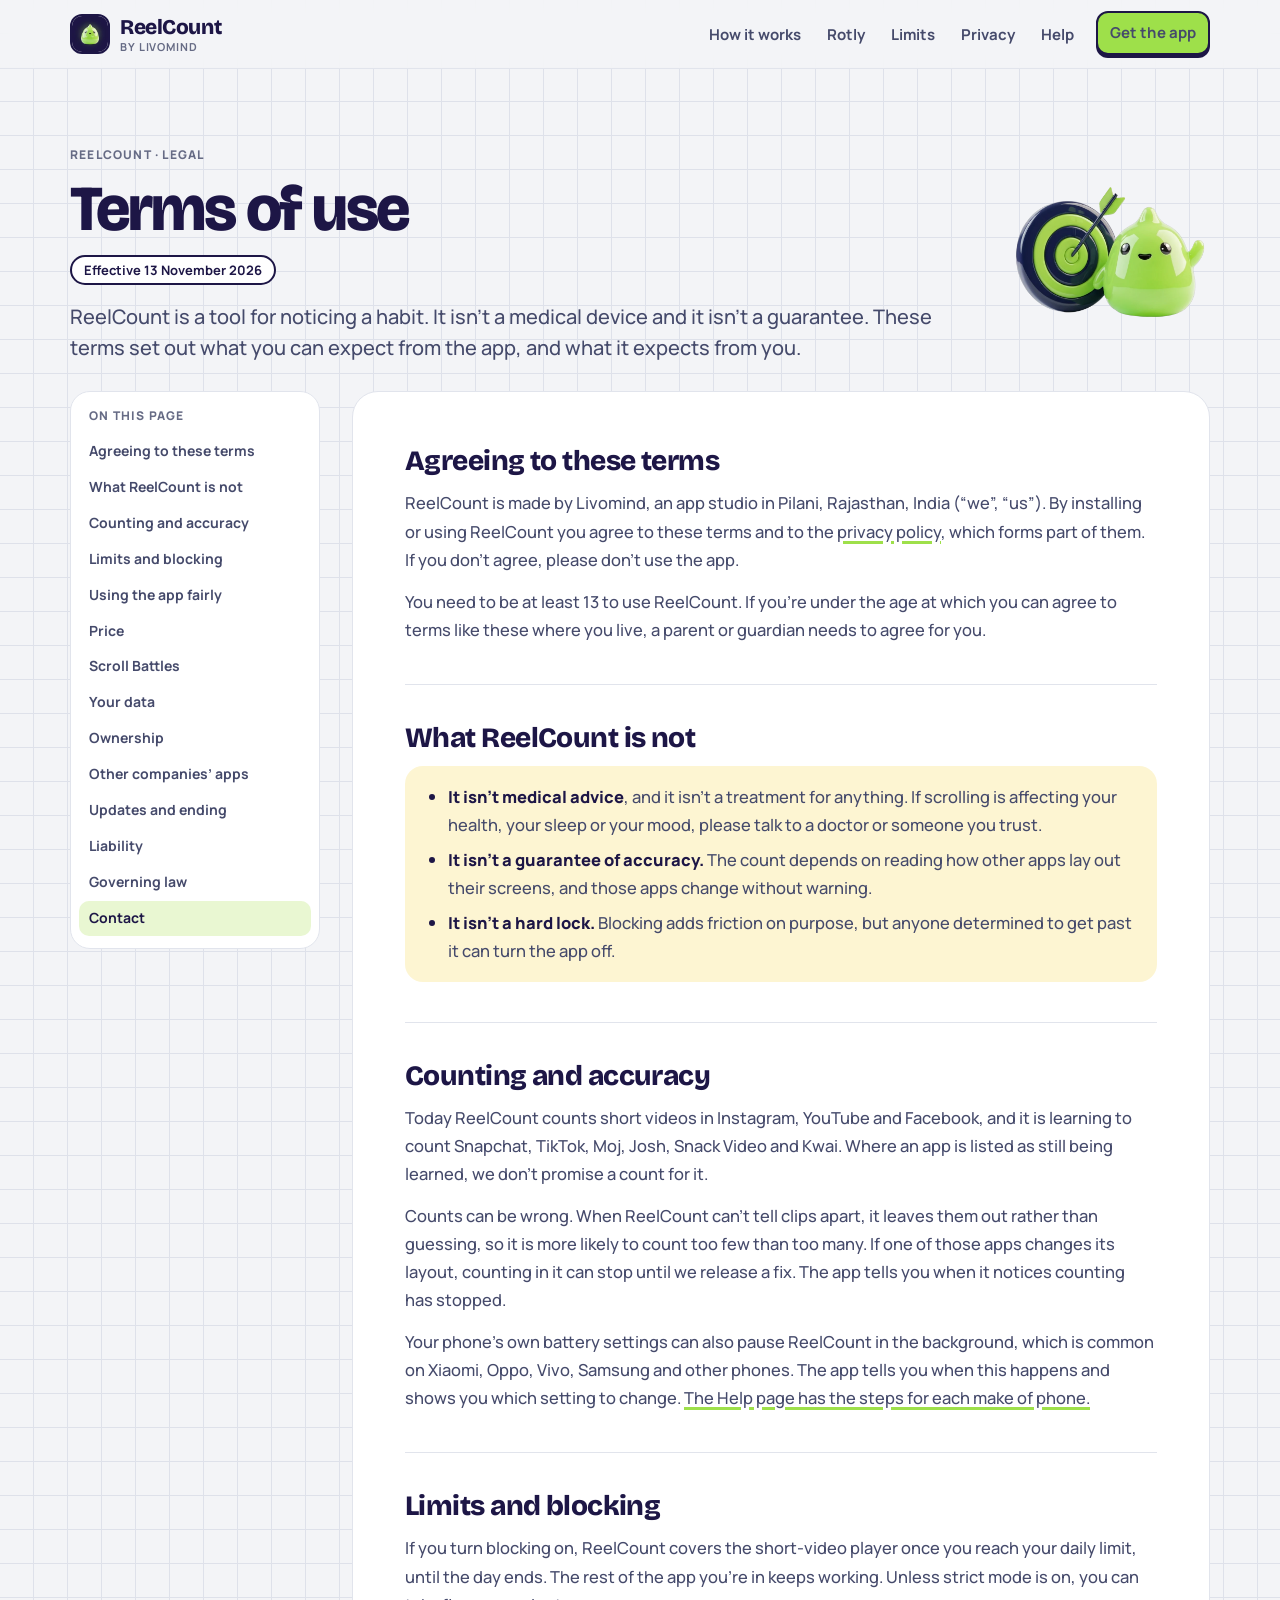
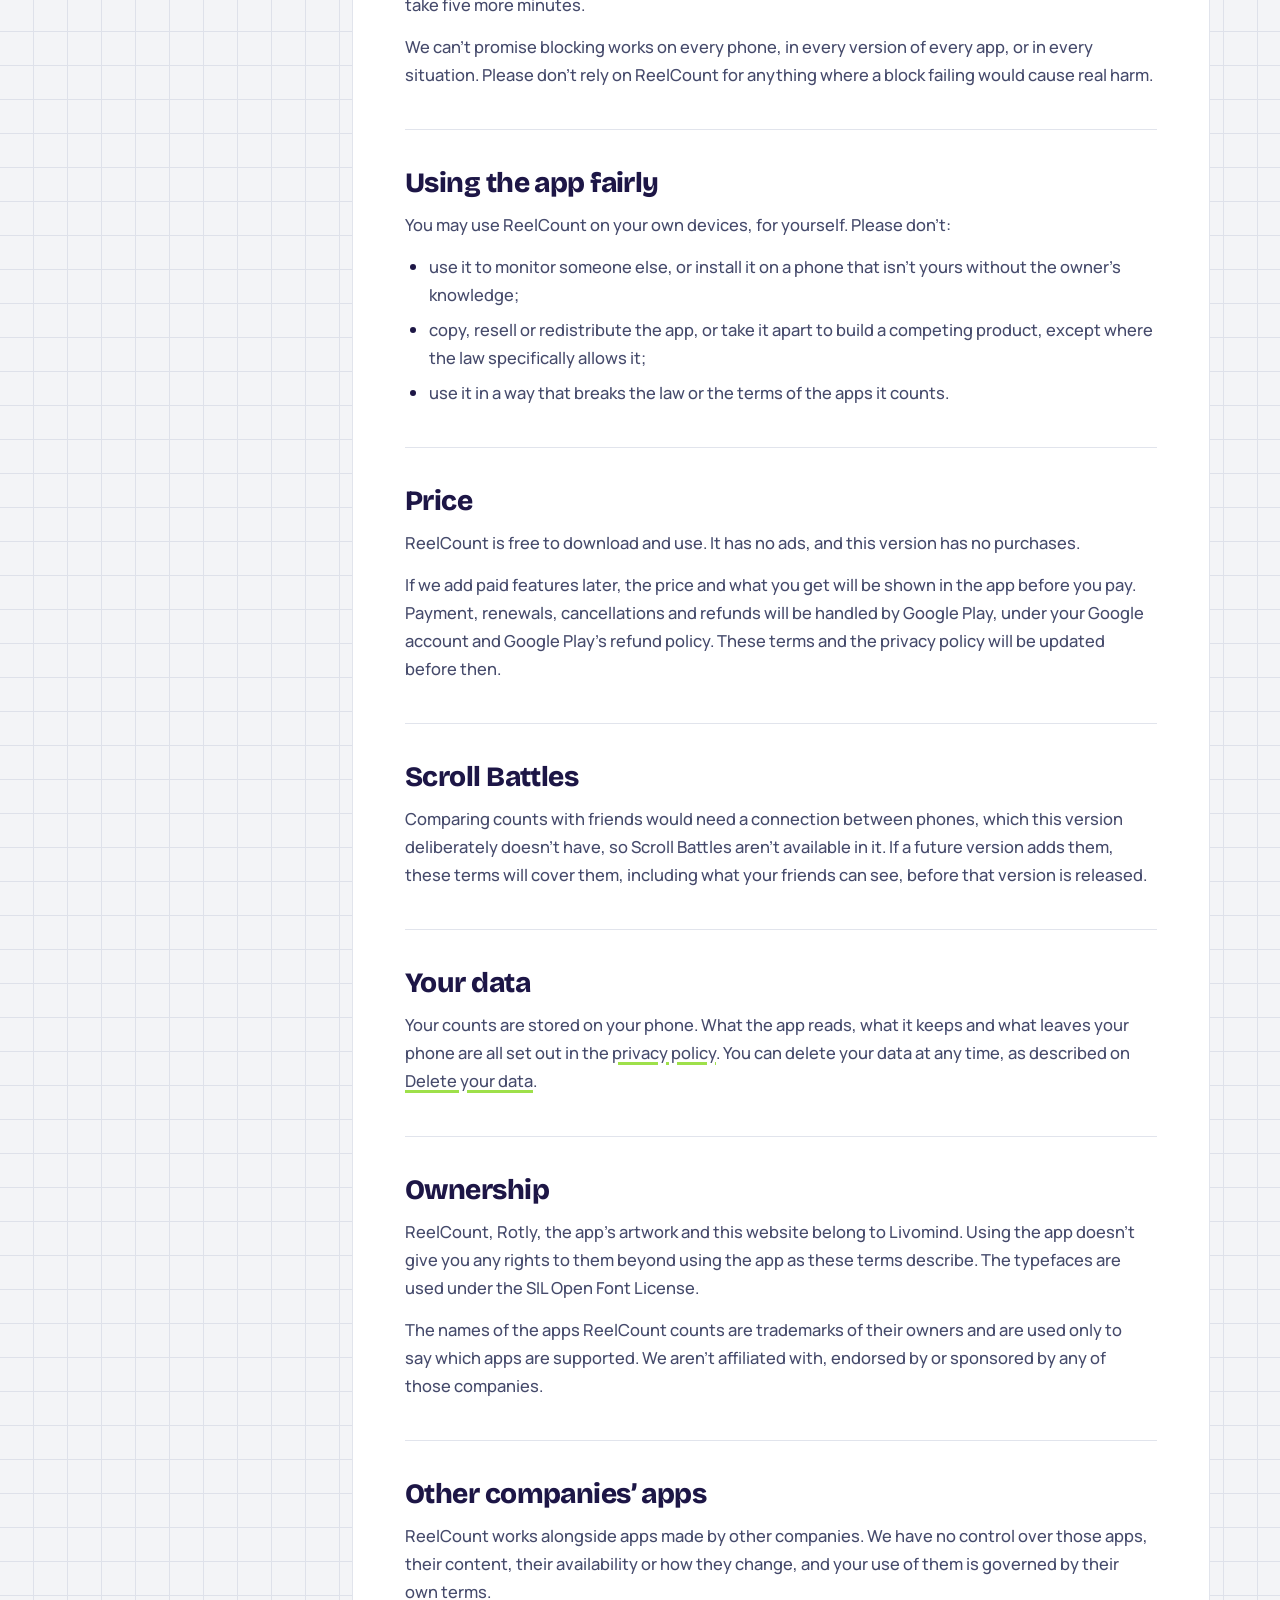
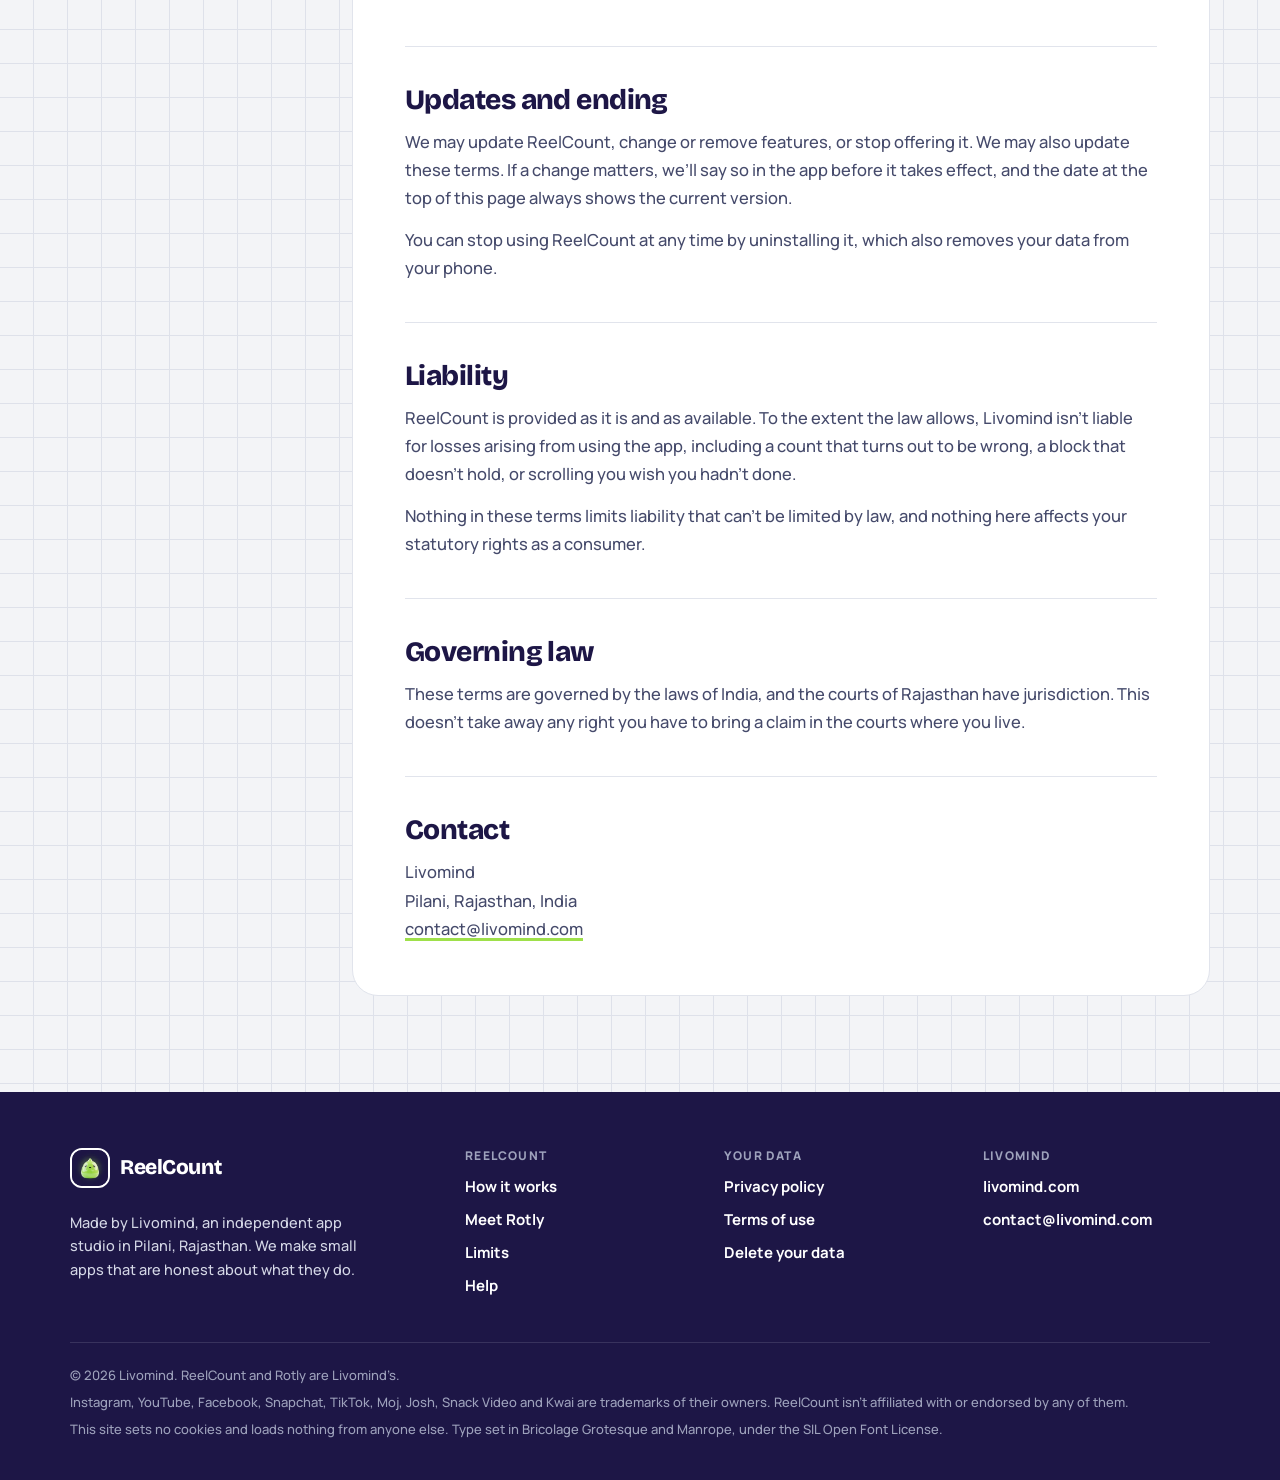
<file: terms/index.html>
<!doctype html>
<html lang="en-GB" class="no-js">
<head>
<meta charset="utf-8">
<meta name="viewport" content="width=device-width, initial-scale=1, viewport-fit=cover">
<title>Terms of use · ReelCount</title>
<meta name="description" content="The terms for using ReelCount: what the app can and can’t promise, how blocking works, and the usual legal parts, in plain language.">
<link rel="canonical" href="https://reelcount.livomind.com/terms/">
<meta name="theme-color" content="#F3F4F7">
<meta property="og:type" content="article">
<meta property="og:site_name" content="ReelCount by Livomind">
<meta property="og:title" content="ReelCount terms of use">
<meta property="og:description" content="What ReelCount can and can’t promise, in plain language.">
<meta property="og:url" content="https://reelcount.livomind.com/terms/">
<meta property="og:image" content="https://reelcount.livomind.com/assets/img/og.jpg">
<meta name="twitter:card" content="summary_large_image">
<link rel="icon" href="../favicon.ico" sizes="any">
<link rel="apple-touch-icon" href="../apple-touch-icon.png">
<link rel="manifest" href="../site.webmanifest">
<link rel="preload" href="../assets/fonts/bricolage-display-800.woff2" as="font" type="font/woff2" crossorigin>
<link rel="preload" href="../assets/fonts/manrope-500.woff2" as="font" type="font/woff2" crossorigin>
<link rel="stylesheet" href="../assets/css/site.css">
<script>document.documentElement.classList.replace('no-js', 'js');</script>
</head>
<body class="grid-paper">
<a class="skip-link" href="#main">Skip to content</a>

<!-- header -->
<header class="site-header">
  <div class="wrap bar">
    <a class="brand" href="../" aria-label="ReelCount home">
      <img src="../assets/img/logo.webp" alt="" width="40" height="40">
      <span>ReelCount<small>by Livomind</small></span>
    </a>
    <button class="menu-toggle" type="button" aria-expanded="false" aria-controls="site-nav" aria-label="Menu"><span></span></button>
    <nav class="nav" id="site-nav" aria-label="Main">
      <a href="../#how">How it works</a>
      <a href="../#rotly">Rotly</a>
      <a href="../#limits">Limits</a>
      <a href="../privacy/">Privacy</a>
      <a href="../help/">Help</a>
      <a class="btn btn--sm" href="../#get">Get the app</a>
    </nav>
  </div>
</header>
<!-- /header -->

<main id="main">
  <div class="wrap doc-hero">
    <div class="with-art">
      <div>
        <span class="label">ReelCount · Legal</span>
        <h1>Terms of use</h1>
        <div class="meta">
          <span class="pill pill--outlined">Effective 13 November 2026</span>
        </div>
        <p class="lead">ReelCount is a tool for noticing a habit. It isn’t a medical device and it isn’t a guarantee. These terms set out what you can expect from the app, and what it expects from you.</p>
      </div>
      <img src="../assets/img/scene/limit.webp" alt="" width="768" height="768">
    </div>
  </div>

  <div class="wrap doc-layout">
    <aside class="toc" aria-label="On this page">
      <details open>
        <summary>On this page</summary>
        <ol>
          <li><a href="#agreement">Agreeing to these terms</a></li>
          <li><a href="#not">What ReelCount is not</a></li>
          <li><a href="#counting">Counting and accuracy</a></li>
          <li><a href="#blocking">Limits and blocking</a></li>
          <li><a href="#use">Using the app fairly</a></li>
          <li><a href="#price">Price</a></li>
          <li><a href="#battles">Scroll Battles</a></li>
          <li><a href="#data">Your data</a></li>
          <li><a href="#ip">Ownership</a></li>
          <li><a href="#others">Other companies’ apps</a></li>
          <li><a href="#changes">Updates and ending</a></li>
          <li><a href="#liability">Liability</a></li>
          <li><a href="#law">Governing law</a></li>
          <li><a href="#contact">Contact</a></li>
        </ol>
      </details>
    </aside>

    <article class="sheet prose">
      <section id="agreement">
        <h2>Agreeing to these terms</h2>
        <p>ReelCount is made by Livomind, an app studio in Pilani, Rajasthan, India (“we”, “us”). By installing or using ReelCount you agree to these terms and to the <a href="../privacy/">privacy policy</a>, which forms part of them. If you don’t agree, please don’t use the app.</p>
        <p>You need to be at least 13 to use ReelCount. If you’re under the age at which you can agree to terms like these where you live, a parent or guardian needs to agree for you.</p>
      </section>

      <section id="not">
        <h2>What ReelCount is not</h2>
        <div class="callout callout--butter">
          <ul>
            <li><strong>It isn’t medical advice</strong>, and it isn’t a treatment for anything. If scrolling is affecting your health, your sleep or your mood, please talk to a doctor or someone you trust.</li>
            <li><strong>It isn’t a guarantee of accuracy.</strong> The count depends on reading how other apps lay out their screens, and those apps change without warning.</li>
            <li><strong>It isn’t a hard lock.</strong> Blocking adds friction on purpose, but anyone determined to get past it can turn the app off.</li>
          </ul>
        </div>
      </section>

      <section id="counting">
        <h2>Counting and accuracy</h2>
        <p>Today ReelCount counts short videos in Instagram, YouTube and Facebook, and it is learning to count Snapchat, TikTok, Moj, Josh, Snack Video and Kwai. Where an app is listed as still being learned, we don’t promise a count for it.</p>
        <p>Counts can be wrong. When ReelCount can’t tell clips apart, it leaves them out rather than guessing, so it is more likely to count too few than too many. If one of those apps changes its layout, counting in it can stop until we release a fix. The app tells you when it notices counting has stopped.</p>
        <p>Your phone’s own battery settings can also pause ReelCount in the background, which is common on Xiaomi, Oppo, Vivo, Samsung and other phones. The app tells you when this happens and shows you which setting to change. <a href="../help/#stopped">The Help page has the steps for each make of phone.</a></p>
      </section>

      <section id="blocking">
        <h2>Limits and blocking</h2>
        <p>If you turn blocking on, ReelCount covers the short-video player once you reach your daily limit, until the day ends. The rest of the app you’re in keeps working. Unless strict mode is on, you can take five more minutes.</p>
        <p>We can’t promise blocking works on every phone, in every version of every app, or in every situation. Please don’t rely on ReelCount for anything where a block failing would cause real harm.</p>
      </section>

      <section id="use">
        <h2>Using the app fairly</h2>
        <p>You may use ReelCount on your own devices, for yourself. Please don’t:</p>
        <ul>
          <li>use it to monitor someone else, or install it on a phone that isn’t yours without the owner’s knowledge;</li>
          <li>copy, resell or redistribute the app, or take it apart to build a competing product, except where the law specifically allows it;</li>
          <li>use it in a way that breaks the law or the terms of the apps it counts.</li>
        </ul>
      </section>

      <section id="price">
        <h2>Price</h2>
        <p>ReelCount is free to download and use. It has no ads, and this version has no purchases.</p>
        <p>If we add paid features later, the price and what you get will be shown in the app before you pay. Payment, renewals, cancellations and refunds will be handled by Google Play, under your Google account and Google Play’s refund policy. These terms and the privacy policy will be updated before then.</p>
      </section>

      <section id="battles">
        <h2>Scroll Battles</h2>
        <p>Comparing counts with friends would need a connection between phones, which this version deliberately doesn’t have, so Scroll Battles aren’t available in it. If a future version adds them, these terms will cover them, including what your friends can see, before that version is released.</p>
      </section>

      <section id="data">
        <h2>Your data</h2>
        <p>Your counts are stored on your phone. What the app reads, what it keeps and what leaves your phone are all set out in the <a href="../privacy/">privacy policy</a>. You can delete your data at any time, as described on <a href="../your-data/">Delete your data</a>.</p>
      </section>

      <section id="ip">
        <h2>Ownership</h2>
        <p>ReelCount, Rotly, the app’s artwork and this website belong to Livomind. Using the app doesn’t give you any rights to them beyond using the app as these terms describe. The typefaces are used under the SIL Open Font License.</p>
        <p>The names of the apps ReelCount counts are trademarks of their owners and are used only to say which apps are supported. We aren’t affiliated with, endorsed by or sponsored by any of those companies.</p>
      </section>

      <section id="others">
        <h2>Other companies’ apps</h2>
        <p>ReelCount works alongside apps made by other companies. We have no control over those apps, their content, their availability or how they change, and your use of them is governed by their own terms.</p>
      </section>

      <section id="changes">
        <h2>Updates and ending</h2>
        <p>We may update ReelCount, change or remove features, or stop offering it. We may also update these terms. If a change matters, we’ll say so in the app before it takes effect, and the date at the top of this page always shows the current version.</p>
        <p>You can stop using ReelCount at any time by uninstalling it, which also removes your data from your phone.</p>
      </section>

      <section id="liability">
        <h2>Liability</h2>
        <p>ReelCount is provided as it is and as available. To the extent the law allows, Livomind isn’t liable for losses arising from using the app, including a count that turns out to be wrong, a block that doesn’t hold, or scrolling you wish you hadn’t done.</p>
        <p>Nothing in these terms limits liability that can’t be limited by law, and nothing here affects your statutory rights as a consumer.</p>
      </section>

      <section id="law">
        <h2>Governing law</h2>
        <p>These terms are governed by the laws of India, and the courts of Rajasthan have jurisdiction. This doesn’t take away any right you have to bring a claim in the courts where you live.</p>
      </section>

      <section id="contact">
        <h2>Contact</h2>
        <p>Livomind<br>Pilani, Rajasthan, India<br><a href="mailto:contact@livomind.com">contact@livomind.com</a></p>
      </section>
    </article>
  </div>
</main>

<!-- footer -->
<footer class="site-footer on-dark">
  <div class="wrap">
    <div class="foot-grid">
      <div>
        <a class="brand" href="../"><img src="../assets/img/logo.webp" alt="" width="40" height="40"><span>ReelCount</span></a>
        <p class="foot-about">Made by Livomind, an independent app studio in Pilani, Rajasthan. We make small apps that are honest about what they do.</p>
      </div>
      <div class="foot-col">
        <h2>ReelCount</h2>
        <ul>
          <li><a href="../#how">How it works</a></li>
          <li><a href="../#rotly">Meet Rotly</a></li>
          <li><a href="../#limits">Limits</a></li>
          <li><a href="../help/">Help</a></li>
        </ul>
      </div>
      <div class="foot-col">
        <h2>Your data</h2>
        <ul>
          <li><a href="../privacy/">Privacy policy</a></li>
          <li><a href="../terms/">Terms of use</a></li>
          <li><a href="../your-data/">Delete your data</a></li>
        </ul>
      </div>
      <div class="foot-col">
        <h2>Livomind</h2>
        <ul>
          <li><a href="https://livomind.com/">livomind.com</a></li>
          <li><a href="mailto:contact@livomind.com">contact@livomind.com</a></li>
        </ul>
      </div>
    </div>
    <div class="foot-legal">
      <p>© <span data-year>2026</span> Livomind. ReelCount and Rotly are Livomind’s.</p>
      <p>Instagram, YouTube, Facebook, Snapchat, TikTok, Moj, Josh, Snack Video and Kwai are trademarks of their owners. ReelCount isn’t affiliated with or endorsed by any of them.</p>
      <p>This site sets no cookies and loads nothing from anyone else. Type set in Bricolage Grotesque and Manrope, under the SIL Open Font License.</p>
    </div>
  </div>
</footer>
<!-- /footer -->

<script src="../assets/js/site.js" defer></script>
</body>
</html>
</file>
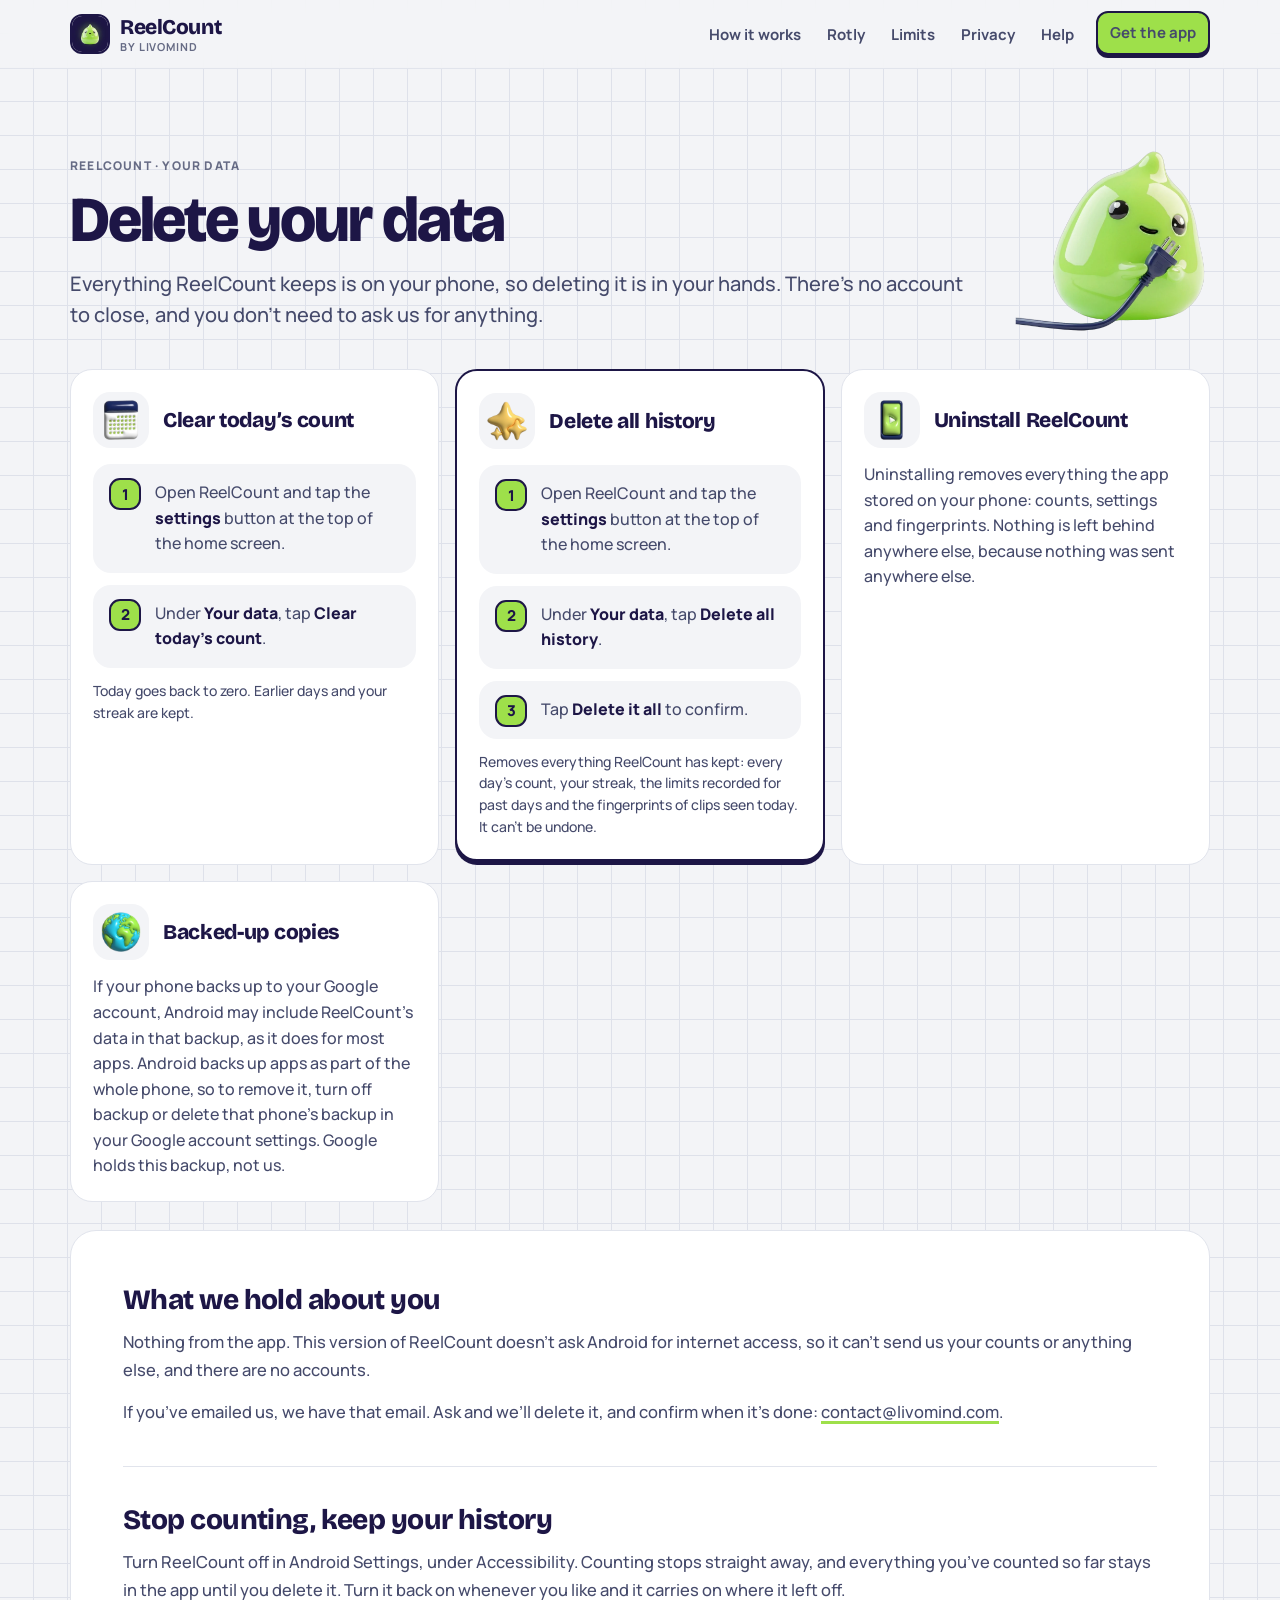
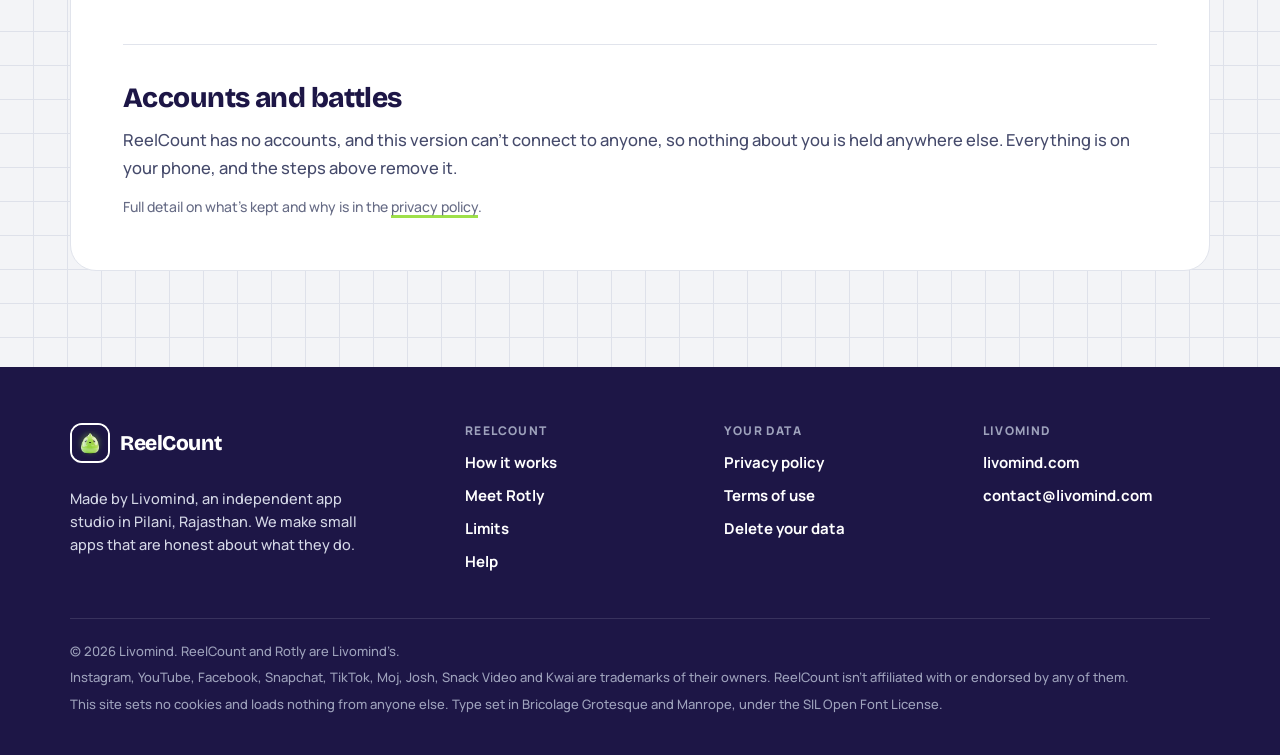
<file: your-data/index.html>
<!doctype html>
<html lang="en-GB" class="no-js">
<head>
<meta charset="utf-8">
<meta name="viewport" content="width=device-width, initial-scale=1, viewport-fit=cover">
<title>Delete your data · ReelCount</title>
<meta name="description" content="How to clear today’s count, delete all of your ReelCount history, and remove backed-up copies. There’s no account to close and nothing to ask us for.">
<link rel="canonical" href="https://reelcount.livomind.com/your-data/">
<meta name="theme-color" content="#F3F4F7">
<meta property="og:type" content="article">
<meta property="og:site_name" content="ReelCount by Livomind">
<meta property="og:title" content="Delete your ReelCount data">
<meta property="og:description" content="Everything ReelCount keeps is on your phone, so deleting it is in your hands.">
<meta property="og:url" content="https://reelcount.livomind.com/your-data/">
<meta property="og:image" content="https://reelcount.livomind.com/assets/img/og.jpg">
<meta name="twitter:card" content="summary_large_image">
<link rel="icon" href="../favicon.ico" sizes="any">
<link rel="apple-touch-icon" href="../apple-touch-icon.png">
<link rel="manifest" href="../site.webmanifest">
<link rel="preload" href="../assets/fonts/bricolage-display-800.woff2" as="font" type="font/woff2" crossorigin>
<link rel="preload" href="../assets/fonts/manrope-500.woff2" as="font" type="font/woff2" crossorigin>
<link rel="stylesheet" href="../assets/css/site.css">
<script>document.documentElement.classList.replace('no-js', 'js');</script>
</head>
<body class="grid-paper">
<a class="skip-link" href="#main">Skip to content</a>

<!-- header -->
<header class="site-header">
  <div class="wrap bar">
    <a class="brand" href="../" aria-label="ReelCount home">
      <img src="../assets/img/logo.webp" alt="" width="40" height="40">
      <span>ReelCount<small>by Livomind</small></span>
    </a>
    <button class="menu-toggle" type="button" aria-expanded="false" aria-controls="site-nav" aria-label="Menu"><span></span></button>
    <nav class="nav" id="site-nav" aria-label="Main">
      <a href="../#how">How it works</a>
      <a href="../#rotly">Rotly</a>
      <a href="../#limits">Limits</a>
      <a href="../privacy/">Privacy</a>
      <a href="../help/">Help</a>
      <a class="btn btn--sm" href="../#get">Get the app</a>
    </nav>
  </div>
</header>
<!-- /header -->

<main id="main">
  <div class="wrap doc-hero">
    <div class="with-art">
      <div>
        <span class="label">ReelCount · Your data</span>
        <h1>Delete your data</h1>
        <p class="lead">Everything ReelCount keeps is on your phone, so deleting it is in your hands. There’s no account to close, and you don’t need to ask us for anything.</p>
      </div>
      <img src="../assets/img/scene/off.webp" alt="" width="768" height="768">
    </div>
  </div>

  <div class="wrap" style="padding-bottom:clamp(56px,8vw,96px)">
    <div class="cards" style="grid-template-columns:repeat(auto-fit,minmax(min(100%,320px),1fr))">
      <div class="card">
        <div class="row"><span class="tile"><img src="../assets/img/icon/calendar.webp" alt="" width="256" height="256"></span><h2 class="h3 grow">Clear today’s count</h2></div>
        <ol class="steps-list" style="margin-top:16px">
          <li>Open ReelCount and tap the <b>settings</b> button at the top of the home screen.</li>
          <li>Under <b>Your data</b>, tap <b>Clear today’s count</b>.</li>
        </ol>
        <p class="small" style="margin-top:12px">Today goes back to zero. Earlier days and your streak are kept.</p>
      </div>

      <div class="card card--raised">
        <div class="row"><span class="tile"><img src="../assets/img/icon/sparkles.webp" alt="" width="256" height="256"></span><h2 class="h3 grow">Delete all history</h2></div>
        <ol class="steps-list" style="margin-top:16px">
          <li>Open ReelCount and tap the <b>settings</b> button at the top of the home screen.</li>
          <li>Under <b>Your data</b>, tap <b>Delete all history</b>.</li>
          <li>Tap <b>Delete it all</b> to confirm.</li>
        </ol>
        <p class="small" style="margin-top:12px">Removes everything ReelCount has kept: every day’s count, your streak, the limits recorded for past days and the fingerprints of clips seen today. It can’t be undone.</p>
      </div>

      <div class="card">
        <div class="row"><span class="tile"><img src="../assets/img/icon/phone.webp" alt="" width="256" height="256"></span><h2 class="h3 grow">Uninstall ReelCount</h2></div>
        <p style="margin-top:14px">Uninstalling removes everything the app stored on your phone: counts, settings and fingerprints. Nothing is left behind anywhere else, because nothing was sent anywhere else.</p>
      </div>

      <div class="card">
        <div class="row"><span class="tile"><img src="../assets/img/icon/globe.webp" alt="" width="256" height="256"></span><h2 class="h3 grow">Backed-up copies</h2></div>
        <p style="margin-top:14px">If your phone backs up to your Google account, Android may include ReelCount’s data in that backup, as it does for most apps. Android backs up apps as part of the whole phone, so to remove it, turn off backup or delete that phone’s backup in your Google account settings. Google holds this backup, not us.</p>
      </div>
    </div>

    <div class="sheet prose" style="margin-top:28px">
      <section>
        <h2>What we hold about you</h2>
        <p>Nothing from the app. This version of ReelCount doesn’t ask Android for internet access, so it can’t send us your counts or anything else, and there are no accounts.</p>
        <p>If you’ve emailed us, we have that email. Ask and we’ll delete it, and confirm when it’s done: <a href="mailto:contact@livomind.com?subject=Delete%20my%20data">contact@livomind.com</a>.</p>
      </section>
      <section>
        <h2>Stop counting, keep your history</h2>
        <p>Turn ReelCount off in Android Settings, under Accessibility. Counting stops straight away, and everything you’ve counted so far stays in the app until you delete it. Turn it back on whenever you like and it carries on where it left off.</p>
      </section>
      <section>
        <h2>Accounts and battles</h2>
        <p>ReelCount has no accounts, and this version can’t connect to anyone, so nothing about you is held anywhere else. Everything is on your phone, and the steps above remove it.</p>
      </section>
      <p class="small">Full detail on what’s kept and why is in the <a href="../privacy/">privacy policy</a>.</p>
    </div>
  </div>
</main>

<!-- footer -->
<footer class="site-footer on-dark">
  <div class="wrap">
    <div class="foot-grid">
      <div>
        <a class="brand" href="../"><img src="../assets/img/logo.webp" alt="" width="40" height="40"><span>ReelCount</span></a>
        <p class="foot-about">Made by Livomind, an independent app studio in Pilani, Rajasthan. We make small apps that are honest about what they do.</p>
      </div>
      <div class="foot-col">
        <h2>ReelCount</h2>
        <ul>
          <li><a href="../#how">How it works</a></li>
          <li><a href="../#rotly">Meet Rotly</a></li>
          <li><a href="../#limits">Limits</a></li>
          <li><a href="../help/">Help</a></li>
        </ul>
      </div>
      <div class="foot-col">
        <h2>Your data</h2>
        <ul>
          <li><a href="../privacy/">Privacy policy</a></li>
          <li><a href="../terms/">Terms of use</a></li>
          <li><a href="../your-data/">Delete your data</a></li>
        </ul>
      </div>
      <div class="foot-col">
        <h2>Livomind</h2>
        <ul>
          <li><a href="https://livomind.com/">livomind.com</a></li>
          <li><a href="mailto:contact@livomind.com">contact@livomind.com</a></li>
        </ul>
      </div>
    </div>
    <div class="foot-legal">
      <p>© <span data-year>2026</span> Livomind. ReelCount and Rotly are Livomind’s.</p>
      <p>Instagram, YouTube, Facebook, Snapchat, TikTok, Moj, Josh, Snack Video and Kwai are trademarks of their owners. ReelCount isn’t affiliated with or endorsed by any of them.</p>
      <p>This site sets no cookies and loads nothing from anyone else. Type set in Bricolage Grotesque and Manrope, under the SIL Open Font License.</p>
    </div>
  </div>
</footer>
<!-- /footer -->

<script src="../assets/js/site.js" defer></script>
</body>
</html>
</file>
<file: assets/css/site.css>
/*
 * reelcount.livomind.com
 *
 * The app's design system, carried over to the web: the same tokens as
 * ui/theme/Color.kt, the same type as Type.kt, and the same sticker kit as
 * ui/components/Chunky.kt. Only things you can press, and the one card a section is
 * about, get the ink edge and the hard shadow. Everything else sits flat on a hairline.
 *
 * For everyone: no pink, magenta or lilac. Greys lean blue, decay is slate.
 */

/* ---------- Type (the app's own font files, subset to Latin) ---------- */

@font-face { font-family: "Bricolage Display"; src: url("../fonts/bricolage-display-800.woff2") format("woff2"); font-weight: 800; font-style: normal; font-display: swap; }
@font-face { font-family: "Bricolage"; src: url("../fonts/bricolage-800.woff2") format("woff2"); font-weight: 800; font-style: normal; font-display: swap; }
@font-face { font-family: "Bricolage"; src: url("../fonts/bricolage-700.woff2") format("woff2"); font-weight: 700; font-style: normal; font-display: swap; }
@font-face { font-family: "Manrope"; src: url("../fonts/manrope-500.woff2") format("woff2"); font-weight: 400 500; font-style: normal; font-display: swap; }
@font-face { font-family: "Manrope"; src: url("../fonts/manrope-700.woff2") format("woff2"); font-weight: 600 700; font-style: normal; font-display: swap; }
@font-face { font-family: "Manrope"; src: url("../fonts/manrope-800.woff2") format("woff2"); font-weight: 800 900; font-style: normal; font-display: swap; }

/* ---------- Tokens ---------- */

:root {
  /* Text and outlines. Mute is one step darker than the app's so small print passes AA. */
  --ink: #1D1646;
  --ink2: #454A6B;
  --mute: #666B85;

  /* Surfaces */
  --paper: #F3F4F7;
  --card: #FFFFFF;
  --line: #E1E4EC;
  --grid: #DEE1EA;

  /* Rotly's states, each with a deep step for text and a soft wash for grounds */
  --lime: #9EE04A;  --lime-deep: #5E9A16;  --lime-soft: #E9F7D2;
  --butter: #F8E27C; --butter-deep: #A9800A; --butter-soft: #FDF5D2;
  --tang: #FF6A2B;  --tang-deep: #D9480F;  --tang-soft: #FFEAD2;
  --rot: #7D8BA6;   --rot-deep: #55627C;   --rot-soft: #E7EBF2;
  --cyan: #2FD6D3;  --cyan-deep: #0F8F8C;  --cyan-soft: #D9F7F6;

  /* The floating counter and the dim layer behind the block screen */
  --chip: #15122A;
  --scrim: #0B0F1A;

  --display: "Bricolage Display", "Bricolage", ui-sans-serif, system-ui, sans-serif;
  --head: "Bricolage", ui-sans-serif, system-ui, sans-serif;
  --body: "Manrope", ui-sans-serif, system-ui, -apple-system, "Segoe UI", Roboto, sans-serif;

  --r-card: 22px;
  --r-btn: 18px;
  --r-btn-sm: 14px;
  --gutter: 20px;
  --max: 1140px;
  --header-h: 68px;

  color-scheme: light;
}

/* ---------- Base ---------- */

*, *::before, *::after { box-sizing: border-box; }
html { -webkit-text-size-adjust: 100%; text-size-adjust: 100%; scroll-padding-top: calc(var(--header-h) + 16px); }
@media (prefers-reduced-motion: no-preference) { html { scroll-behavior: smooth; } }
body {
  margin: 0;
  background: var(--paper);
  color: var(--ink);
  font: 500 16px/1.6 var(--body);
  -webkit-font-smoothing: antialiased;
  -moz-osx-font-smoothing: grayscale;
  overflow-x: hidden;
}
img, svg { max-width: 100%; height: auto; display: block; }
p, ul, ol, dl, figure, blockquote { margin: 0; }
h1, h2, h3, h4 { margin: 0; color: inherit; text-wrap: balance; }
p { text-wrap: pretty; }
button { font: inherit; color: inherit; }
strong, b { font-weight: 800; }

a { color: inherit; text-decoration-line: underline; text-decoration-color: var(--lime); text-decoration-thickness: 3px; text-underline-offset: 3px; }
a:hover { text-decoration-color: var(--ink); }
:focus-visible { outline: 3px solid var(--ink); outline-offset: 3px; border-radius: 6px; }
.on-dark :focus-visible, .on-dark:focus-visible { outline-color: var(--lime); }
::selection { background: var(--lime); color: var(--ink); }

.skip-link { position: absolute; left: 12px; top: -60px; z-index: 100; background: var(--ink); color: #fff; padding: 10px 16px; border-radius: 12px; font-weight: 800; text-decoration: none; }
.skip-link:focus { top: 12px; }
.visually-hidden { position: absolute !important; width: 1px; height: 1px; padding: 0; margin: -1px; overflow: hidden; clip: rect(0 0 0 0); white-space: nowrap; border: 0; }

.wrap {
  width: 100%;
  max-width: calc(var(--max) + 2 * var(--gutter));
  margin-inline: auto;
  padding-inline: max(var(--gutter), env(safe-area-inset-left, 0px)) max(var(--gutter), env(safe-area-inset-right, 0px));
}

/* Grid paper, the brand's ground. Lines are the band's own colour, a step darker. */
.grid-paper {
  background-color: var(--paper);
  background-image:
    linear-gradient(var(--grid) 1px, transparent 1px),
    linear-gradient(90deg, var(--grid) 1px, transparent 1px);
  background-size: 34px 34px;
  background-position: -1px -1px;
}
.band { position: relative; }
.band--ink { background-color: var(--ink); color: #fff; }
.band--lime { background-color: var(--lime); }
.band--cyan { background-color: var(--cyan); }
.band--butter { background-color: var(--butter); }
.band--ink, .band--lime, .band--cyan, .band--butter {
  background-image:
    linear-gradient(var(--band-line, rgba(29, 22, 70, .08)) 1px, transparent 1px),
    linear-gradient(90deg, var(--band-line, rgba(29, 22, 70, .08)) 1px, transparent 1px);
  background-size: 34px 34px;
  background-position: -1px -1px;
}
.band--ink { --band-line: rgba(255, 255, 255, .06); }

.section { padding-block: clamp(64px, 9vw, 112px); }
.section--tight { padding-block: clamp(48px, 6vw, 72px); }

/* ---------- Type scale (Type.kt) ---------- */

.display, h1 { font-family: var(--display); font-weight: 800; font-size: clamp(42px, 6.6vw, 78px); line-height: 1.0; letter-spacing: -.035em; }
.h2, h2 { font-family: var(--display); font-weight: 800; font-size: clamp(34px, 4.8vw, 56px); line-height: 1.04; letter-spacing: -.03em; }
.h3, h3 { font-family: var(--head); font-weight: 800; font-size: 21px; line-height: 1.28; letter-spacing: -.015em; }
.title { font-family: var(--head); font-weight: 700; font-size: 18px; line-height: 1.33; letter-spacing: -.01em; }
.lead { font-size: clamp(17px, 1.7vw, 20px); line-height: 1.55; color: var(--ink2); }
.on-dark .lead { color: #D4D7E6; }
.sub { font-family: var(--body); font-weight: 800; font-size: clamp(17px, 1.8vw, 21px); line-height: 1.4; }
.label { font: 800 12px/1.3 var(--body); letter-spacing: .1em; text-transform: uppercase; color: var(--mute); }
.on-dark .label { color: #B4B7CC; }
.small { font-size: 14px; line-height: 1.55; color: var(--mute); }
.on-dark .small { color: #B4B7CC; }
.num { font-family: var(--display); font-weight: 800; letter-spacing: -.04em; font-variant-numeric: tabular-nums; line-height: 1; }
.measure { max-width: 62ch; }
.center { text-align: center; }
.center .measure { margin-inline: auto; }
.stack > * + * { margin-top: var(--stack, 16px); }

/* ---------- Header ---------- */

.site-header {
  position: sticky; top: 0; z-index: 60;
  background: rgba(243, 244, 247, .9);
  -webkit-backdrop-filter: saturate(1.4) blur(12px);
  backdrop-filter: saturate(1.4) blur(12px);
  border-bottom: 1.5px solid var(--line);
}
.site-header .bar { display: flex; align-items: center; gap: 12px; min-height: var(--header-h); }
.brand { display: inline-flex; align-items: center; gap: 10px; text-decoration: none; color: var(--ink); font: 800 21px/1 var(--head); letter-spacing: -.02em; flex: none; }
.brand img { width: 40px; height: 40px; border-radius: 12px; border: 2px solid var(--ink); }
.brand small { display: block; font: 700 11px/1 var(--body); letter-spacing: .08em; text-transform: uppercase; color: var(--mute); margin-top: 3px; }
.nav { margin-left: auto; display: flex; align-items: center; gap: 2px; }
.nav a { font: 700 15px/1 var(--body); color: var(--ink2); text-decoration: none; padding: 11px 12px; border-radius: 12px; }
.nav a:hover { color: var(--ink); background: var(--card); }
.nav a[aria-current="page"] { color: var(--ink); background: var(--card); box-shadow: inset 0 0 0 1.5px var(--line); }
.nav .btn { margin-left: 8px; }
.menu-toggle { display: none; margin-left: auto; width: 44px; height: 44px; border-radius: 14px; background: var(--card); border: 2px solid var(--ink); cursor: pointer; align-items: center; justify-content: center; }
.menu-toggle span, .menu-toggle span::before, .menu-toggle span::after { display: block; width: 18px; height: 2.5px; border-radius: 2px; background: var(--ink); position: relative; transition: transform .2s ease; }
.menu-toggle span::before, .menu-toggle span::after { content: ""; position: absolute; left: 0; }
.menu-toggle span::before { top: -6px; }
.menu-toggle span::after { top: 6px; }
.menu-toggle[aria-expanded="true"] span { background: transparent; }
.menu-toggle[aria-expanded="true"] span::before { transform: translateY(6px) rotate(45deg); }
.menu-toggle[aria-expanded="true"] span::after { transform: translateY(-6px) rotate(-45deg); }

@media (max-width: 860px) {
  .menu-toggle { display: inline-flex; }
  .nav {
    display: none; position: absolute; left: 0; right: 0; top: 100%;
    flex-direction: column; align-items: stretch; gap: 4px;
    background: var(--paper); border-bottom: 1.5px solid var(--line);
    padding: 10px max(var(--gutter), env(safe-area-inset-left, 0px)) 18px;
    box-shadow: 0 18px 30px -18px rgba(11, 15, 26, .35);
  }
  .nav.is-open { display: flex; }
  .nav a { padding: 14px 12px; font-size: 16px; }
  .nav .btn { margin: 8px 0 0; }
  .no-js .nav { display: flex; position: static; flex-direction: row; flex-wrap: wrap; box-shadow: none; border: 0; padding: 0 0 10px; }
  .no-js .menu-toggle { display: none; }
  .no-js .site-header .bar { flex-wrap: wrap; }
}

/* ---------- Buttons (ChunkyButton) ---------- */

.btn {
  --fill: var(--lime); --fg: var(--ink); --depth: 4px;
  display: inline-flex; align-items: center; justify-content: center; gap: 10px;
  min-height: 56px; padding: 15px 22px; margin-bottom: var(--depth);
  background: var(--fill); color: var(--fg);
  border: 2px solid var(--ink); border-radius: var(--r-btn);
  box-shadow: 0 var(--depth) 0 var(--ink);
  font: 800 15.5px/1.2 var(--body); letter-spacing: .006em; text-align: center; text-decoration: none;
  cursor: pointer; user-select: none; -webkit-tap-highlight-color: transparent;
  transition: transform .09s ease, box-shadow .09s ease;
}
.btn:hover { text-decoration: none; }
.btn:active { transform: translateY(var(--depth)); box-shadow: 0 0 0 var(--ink); }
.btn img, .btn svg { width: 22px; height: 22px; flex: none; }
.btn--secondary { --fill: var(--card); }
.btn--caution { --fill: var(--card); --fg: var(--tang-deep); }
.btn--danger { --fill: var(--tang); }
.btn--sm { --depth: 3px; min-height: 44px; padding: 10px 16px; border-radius: var(--r-btn-sm); font-size: 14.5px; }
.btn--block { display: flex; width: 100%; }
.btn[aria-disabled="true"] { --fill: var(--paper); --fg: var(--mute); border-color: var(--line); box-shadow: none; cursor: default; }
.btn[aria-disabled="true"]:active { transform: none; }
.on-dark .btn { border-color: var(--ink); }
.btn-text { display: inline-flex; align-items: center; min-height: 44px; padding: 8px 6px; border: 0; background: none; font: 800 15px/1.2 var(--body); color: var(--ink2); cursor: pointer; text-decoration: none; }
.btn-text:hover { color: var(--ink); text-decoration: underline; text-decoration-color: var(--lime); }
.actions { display: flex; flex-wrap: wrap; align-items: center; gap: 12px 14px; }

/* "Coming soon" store badge: looks like what it is, not like a broken button */
.store-soon {
  display: inline-flex; align-items: center; gap: 12px; min-height: 56px; padding: 9px 18px 9px 12px;
  background: var(--card); border: 2px dashed var(--ink2); border-radius: var(--r-btn); color: var(--ink);
}
.store-soon .tri { width: 34px; height: 34px; border-radius: 11px; background: var(--ink); display: grid; place-items: center; flex: none; }
.store-soon .tri::before { content: ""; border-left: 12px solid var(--lime); border-top: 8px solid transparent; border-bottom: 8px solid transparent; margin-left: 3px; }
.store-soon b { display: block; font: 800 15px/1.15 var(--body); }
.store-soon small { display: block; font: 700 12px/1.3 var(--body); color: var(--mute); }

/* ---------- Cards (ChunkyCard) ---------- */

.card { background: var(--card); border: 1.5px solid var(--line); border-radius: var(--r-card); padding: 22px; color: var(--ink); }
.card--raised { border: 2px solid var(--ink); box-shadow: 0 4px 0 var(--ink); margin-bottom: 4px; }
.card--paper { background: var(--paper); }
.card p { color: var(--ink2); }
.card .h3 + p, .card h3 + p { margin-top: 6px; }
.cards { display: grid; gap: 16px; grid-template-columns: repeat(auto-fit, minmax(min(100%, 250px), 1fr)); }

/* ---------- Small parts ---------- */

.pill {
  display: inline-flex; align-items: center; gap: 6px; padding: 5px 12px;
  background: var(--card); color: var(--ink); border-radius: 999px;
  font: 700 13px/1.3 var(--body); white-space: nowrap;
}
.pill--outlined { border: 2px solid var(--ink); }
.pill img { width: 20px; height: 20px; margin-left: -5px; }
.pill--lime { background: var(--lime-soft); }
.pill--butter { background: var(--butter); }
.pill--tang { background: var(--tang-soft); }
.pill--rot { background: var(--rot-soft); }
.pill--cyan { background: var(--cyan-soft); }
.pill--ink { background: var(--ink); color: #fff; }
.pill--solid-lime { background: var(--lime); }

.tile { width: 56px; height: 56px; border-radius: 17px; background: var(--paper); display: grid; place-items: center; flex: none; }
.tile img { width: 78%; height: 78%; object-fit: contain; }
.tile--lg { width: 72px; height: 72px; border-radius: 22px; }
.tile--white { background: var(--card); }

.meter { height: 10px; border-radius: 5px; background: var(--paper); overflow: hidden; }
.meter > span { display: block; height: 100%; border-radius: inherit; background: var(--lime); }

.hairline { height: 1.5px; background: var(--line); border: 0; margin: 0; }

.row { display: flex; align-items: center; gap: 14px; }
.row > .grow { flex: 1; min-width: 0; }

/* The app's toggle switch */
.switch { position: relative; flex: none; width: 52px; height: 32px; border-radius: 999px; border: 2px solid var(--ink); background: var(--rot-soft); cursor: pointer; padding: 0; transition: background .15s ease; }
.switch::after { content: ""; position: absolute; top: 3px; left: 3px; width: 22px; height: 22px; border-radius: 50%; background: var(--card); border: 2px solid var(--ink); transition: transform .18s cubic-bezier(.3, 1.4, .5, 1); }
.switch[aria-checked="true"] { background: var(--lime); }
.switch[aria-checked="true"]::after { transform: translateX(20px); }
.switch:disabled { opacity: .45; cursor: not-allowed; }

/* ---------- Floating counter chip (CounterChip.kt) ---------- */

.chip {
  --edge: var(--lime);
  display: inline-flex; align-items: center; gap: 8px;
  padding: 4px 14px 4px 5px; border-radius: 999px;
  background: var(--chip); border: 2.5px solid var(--edge); color: #fff;
  box-shadow: 0 10px 24px -10px rgba(11, 15, 26, .55);
}
.chip img { width: 34px; height: 34px; }
.chip b { font: 800 22px/1 var(--display); letter-spacing: -.02em; font-variant-numeric: tabular-nums; min-width: 2ch; }
.chip.bump { animation: bump .32s ease; }
@keyframes bump { 40% { transform: scale(1.12); } }
[data-state="fresh"] { --edge: var(--lime); --accent: var(--lime); --deep: var(--lime-deep); --soft: var(--lime-soft); }
[data-state="fading"] { --edge: var(--butter); --accent: var(--butter); --deep: var(--butter-deep); --soft: var(--butter-soft); }
[data-state="rotting"] { --edge: var(--tang); --accent: var(--tang); --deep: var(--tang-deep); --soft: var(--tang-soft); }
[data-state="gone"] { --edge: var(--rot); --accent: var(--rot); --deep: var(--rot-deep); --soft: var(--rot-soft); }

/* ---------- Hero ---------- */

.hero { padding-block: clamp(40px, 7vw, 88px) clamp(56px, 8vw, 104px); overflow: hidden; }
.hero-grid { display: grid; grid-template-columns: minmax(0, 1.12fr) minmax(0, .88fr); gap: clamp(32px, 5vw, 72px); align-items: center; }
.hero h1 { margin-top: 18px; }
.hero h1 .hl { background: linear-gradient(transparent 62%, var(--lime) 62%, var(--lime) 92%, transparent 92%); padding-inline: .04em; }
.hero .lead { margin-top: 20px; max-width: 34em; }
.hero .actions { margin-top: 30px; }
.hero-note { margin-top: 18px; display: flex; flex-wrap: wrap; gap: 8px 10px; align-items: center; }
.hero-note .small { margin-right: 2px; }

/* The phone in the hero: an abstract short-video feed with the counter on top */
.feed-phone {
  position: relative; width: min(316px, 80vw); aspect-ratio: 9 / 18.5; margin-inline: auto;
  border: 3px solid var(--ink); border-radius: 46px; background: var(--ink);
  box-shadow: 0 8px 0 var(--ink), 0 40px 60px -30px rgba(11, 15, 26, .45);
  padding: 10px;
}
.feed-screen { position: relative; width: 100%; height: 100%; border-radius: 36px; overflow: hidden; background: #0E0C1E; isolation: isolate; }
.feed { position: absolute; inset: 0; display: flex; flex-direction: column; }
.feed.is-moving { transition: transform .55s cubic-bezier(.5, 0, .2, 1); }
.reel { position: relative; flex: 0 0 100%; height: 100%; overflow: hidden; background: var(--reel-bg); }
.reel::before { content: ""; position: absolute; inset: -20%; background: var(--reel-glow); filter: blur(30px); opacity: .9; }
.reel .obj { position: absolute; left: 50%; top: 41%; width: 58%; transform: translate(-50%, -50%) rotate(var(--tilt, -7deg)); filter: drop-shadow(0 22px 26px rgba(5, 8, 20, .45)); }
.reel.t2, .reel.t4, .reel.t6 { --tilt: 6deg; }
@media (prefers-reduced-motion: no-preference) {
  .reel .obj { animation: float 5.5s ease-in-out infinite; }
  @keyframes float { 50% { transform: translate(-50%, -54%) rotate(calc(var(--tilt, -7deg) * -.4)); } }
}
.reel .who { position: absolute; left: 16px; right: 64px; bottom: 26px; display: flex; flex-direction: column; gap: 8px; }
.reel .who .me { display: flex; align-items: center; gap: 8px; }
.reel .who img { width: 30px; height: 30px; border-radius: 50%; background: rgba(255, 255, 255, .85); padding: 1px; }
.reel .who i { display: block; height: 9px; border-radius: 5px; background: rgba(255, 255, 255, .78); }
.reel .who .me i { width: 76px; }
.reel .who .l1 { width: 92%; opacity: .7; }
.reel .who .l2 { width: 58%; opacity: .55; }
.reel .side { position: absolute; right: 14px; bottom: 30px; display: flex; flex-direction: column; gap: 16px; }
.reel .side i { display: block; width: 30px; height: 30px; border-radius: 50%; background: rgba(255, 255, 255, .3); border: 2px solid rgba(255, 255, 255, .45); }
.reel.t1 { --reel-bg: #1E7A6E; --reel-glow: radial-gradient(60% 50% at 30% 30%, #2FD6D3, transparent), radial-gradient(50% 40% at 80% 80%, #9EE04A, transparent); --reel-blob: #9EE04A; }
.reel.t2 { --reel-bg: #B4520F; --reel-glow: radial-gradient(60% 50% at 70% 25%, #F8E27C, transparent), radial-gradient(55% 45% at 20% 85%, #FF6A2B, transparent); --reel-blob: #F8E27C; }
.reel.t3 { --reel-bg: #23305A; --reel-glow: radial-gradient(60% 50% at 25% 70%, #2FD6D3, transparent), radial-gradient(50% 40% at 80% 20%, #7D8BA6, transparent); --reel-blob: #2FD6D3; }
.reel.t4 { --reel-bg: #3E6B12; --reel-glow: radial-gradient(55% 45% at 75% 70%, #F8E27C, transparent), radial-gradient(60% 50% at 20% 20%, #9EE04A, transparent); --reel-blob: #E9F7D2; }
.reel.t5 { --reel-bg: #154B66; --reel-glow: radial-gradient(60% 50% at 50% 20%, #2FD6D3, transparent), radial-gradient(45% 40% at 30% 90%, #F8E27C, transparent); --reel-blob: #D9F7F6; }
.reel.t6 { --reel-bg: #5B2A10; --reel-glow: radial-gradient(60% 50% at 30% 30%, #FF6A2B, transparent), radial-gradient(50% 40% at 80% 75%, #7D8BA6, transparent); --reel-blob: #FFEAD2; }
.feed-phone .chip { position: absolute; z-index: 3; top: 30px; left: 50%; transform: translateX(-50%); }
.feed-phone .chip.bump { animation: bump-center .32s ease; }
@keyframes bump-center { 40% { transform: translateX(-50%) scale(1.12); } }
.feed-phone .notch { position: absolute; z-index: 4; top: 18px; left: 50%; width: 84px; height: 22px; margin-left: -42px; border-radius: 12px; background: var(--ink); }
.hero-visual { position: relative; }
.hero-visual .callout {
  position: absolute; z-index: 5; right: max(-10px, calc(50% - 250px)); top: 12%;
  max-width: 190px; padding: 12px 14px; background: var(--card); border: 2px solid var(--ink); border-radius: 18px;
  box-shadow: 0 4px 0 var(--ink); font: 700 13.5px/1.4 var(--body); color: var(--ink);
}
.hero-visual .callout::before { content: ""; position: absolute; left: -9px; top: 22px; width: 14px; height: 14px; background: var(--card); border-left: 2px solid var(--ink); border-bottom: 2px solid var(--ink); transform: rotate(45deg); }
.hero-visual .callout.c2 { top: auto; bottom: 18%; left: max(-10px, calc(50% - 260px)); right: auto; }
.hero-visual .callout.c2::before { left: auto; right: -9px; transform: rotate(-135deg); }

@media (max-width: 920px) {
  .hero-grid { grid-template-columns: 1fr; }
  .hero-visual { margin-top: 8px; }
}
@media (max-width: 560px) {
  .hero-visual .callout { display: none; }
  .feed-phone, .block-phone { width: min(272px, 76vw); }
}

/* ---------- Section heads ---------- */

.head { max-width: 760px; }
.head .label { display: inline-block; margin-bottom: 14px; }
.head h2 + .sub, .head h2 + .lead { margin-top: 14px; }
.head.center { margin-inline: auto; text-align: center; }
.sub--lime { color: var(--lime); }
.sub--ink { color: var(--ink); }

/* ---------- Problem ---------- */

.compare { display: grid; grid-template-columns: 1fr 1fr; gap: 16px; margin-top: 36px; }
.compare .card { padding: 26px; }
.compare .num { font-size: clamp(44px, 6vw, 64px); margin-top: 10px; }
.compare .card--raised .num { color: var(--ink); }
.compare .muted .num { color: var(--rot-deep); }
.compare p.small { margin-top: 10px; }
@media (max-width: 640px) { .compare { grid-template-columns: 1fr; } }

/* ---------- Steps ---------- */

.steps { display: grid; grid-template-columns: repeat(3, minmax(0, 1fr)); gap: 16px; margin-top: 44px; counter-reset: step; }
.step { position: relative; }
.step .tile { margin-bottom: 18px; }
.step .n { position: absolute; top: 22px; right: 22px; font: 800 13px/1 var(--body); color: var(--mute); }
@media (max-width: 860px) { .steps { grid-template-columns: 1fr; } }

/* ---------- Home card (HomeScreen ring) ---------- */

.app-screen {
  width: min(400px, 100%); margin-inline: auto; background: var(--paper);
  border: 3px solid var(--ink); border-radius: 40px; padding: 24px 18px 20px;
  box-shadow: 0 8px 0 var(--lime), 0 8px 0 3px var(--ink);
  color: var(--ink);
}
.band--lime .app-screen { box-shadow: 0 8px 0 var(--ink); }
.app-top { display: flex; align-items: flex-start; gap: 10px; padding: 0 4px 16px; }
.app-top .grow { flex: 1; min-width: 0; }
.app-top .greet { font: 800 25px/1.15 var(--display); letter-spacing: -.02em; }
.app-top .date { font-size: 14px; color: var(--mute); margin-top: 2px; }
.streak { display: inline-flex; align-items: center; gap: 4px; padding: 4px 12px 4px 7px; border-radius: 999px; background: var(--butter); border: 2px solid var(--ink); font: 800 15px/1 var(--body); height: 40px; }
.streak img { width: 24px; height: 24px; }
.sq-btn { width: 40px; height: 40px; border-radius: 13px; background: var(--card); border: 2px solid var(--ink); display: grid; place-items: center; flex: none; }
.sq-btn svg { width: 19px; height: 19px; }

.ring-card {
  position: relative; text-align: center; padding: 22px 18px 20px;
  background: linear-gradient(180deg, var(--soft) 0%, #fff 46%);
  border: 2px solid var(--ink); border-radius: var(--r-card); box-shadow: 0 4px 0 var(--ink); margin-bottom: 4px;
}
.ring { position: relative; width: min(236px, 74%); margin: 0 auto; aspect-ratio: 1; }
.ring svg { width: 100%; height: 100%; transform: rotate(-90deg); overflow: visible; }
.ring .track { fill: none; stroke: var(--line); stroke-width: 15; }
.ring .bar { fill: none; stroke: var(--accent); stroke-width: 15; stroke-linecap: round; transition: stroke-dashoffset .45s cubic-bezier(.3, .9, .3, 1), stroke .3s ease; }
.ring .inner { position: absolute; inset: 0; display: flex; flex-direction: column; align-items: center; justify-content: center; padding-top: 4%; }
.ring .inner img { width: 46%; height: auto; aspect-ratio: 1; object-fit: contain; margin-bottom: -2%; transition: transform .3s ease; }
.ring .inner .num { font-size: clamp(44px, 6vw, 56px); }
.ring .inner .of { font-size: 14px; color: var(--mute); margin-top: 4px; }
.state-pill { display: inline-block; margin-top: 16px; padding: 6px 16px; border-radius: 999px; background: var(--soft); border: 2px solid var(--ink); font: 800 14px/1.2 var(--body); }
.ring-card .left { margin-top: 10px; font-size: 14.5px; color: var(--ink2); min-height: 1.5em; }
.says { display: inline-block; margin-top: 12px; padding: 7px 14px; border-radius: 14px; background: var(--soft); font: 700 14px/1.4 var(--body); color: var(--ink); }

.reward-row { display: flex; align-items: center; gap: 14px; margin-top: 14px; }
.reward-row .tile { width: 64px; height: 64px; background: var(--paper); }
.reward-row .tile img.ghost { filter: grayscale(1) brightness(1.18); opacity: .55; }
.reward-row .meter { margin-top: 8px; }
.reward-row .meta { font-size: 13.5px; color: var(--mute); }

/* ---------- Try it (ink band) ---------- */

.try-grid { display: grid; grid-template-columns: minmax(0, 1fr) minmax(0, 1fr); gap: clamp(32px, 6vw, 80px); align-items: center; }
.try-controls { margin-top: 34px; }
.slider-wrap { background: rgba(255, 255, 255, .06); border: 1.5px solid rgba(255, 255, 255, .16); border-radius: var(--r-card); padding: 20px 20px 16px; }
.slider-wrap .row { justify-content: space-between; }
.slider-wrap output { font: 800 30px/1 var(--display); letter-spacing: -.03em; color: #fff; font-variant-numeric: tabular-nums; }
.range { -webkit-appearance: none; appearance: none; width: 100%; height: 44px; background: transparent; margin: 10px 0 0; cursor: pointer; --pct: 0%; }
.range:focus { outline: none; }
.range::-webkit-slider-runnable-track { height: 14px; border-radius: 999px; background: linear-gradient(90deg, var(--accent, var(--lime)) var(--pct), rgba(255, 255, 255, .16) var(--pct)); border: 2px solid rgba(255, 255, 255, .22); }
.range::-moz-range-track { height: 14px; border-radius: 999px; background: rgba(255, 255, 255, .16); border: 2px solid rgba(255, 255, 255, .22); }
.range::-moz-range-progress { height: 14px; border-radius: 999px; background: var(--accent, var(--lime)); }
.range::-webkit-slider-thumb { -webkit-appearance: none; appearance: none; width: 30px; height: 30px; margin-top: -10px; border-radius: 50%; background: #fff; border: 3px solid var(--ink); box-shadow: 0 0 0 3px var(--accent, var(--lime)); }
.range::-moz-range-thumb { width: 26px; height: 26px; border-radius: 50%; background: #fff; border: 3px solid var(--ink); box-shadow: 0 0 0 3px var(--accent, var(--lime)); }
.range:focus-visible::-webkit-slider-thumb { box-shadow: 0 0 0 3px var(--accent, var(--lime)), 0 0 0 7px rgba(255, 255, 255, .5); }
.ticks { position: relative; height: 22px; margin: 2px 15px 0; font: 700 11.5px/1 var(--body); color: #B4B7CC; }
.ticks span { position: absolute; transform: translateX(-50%); white-space: nowrap; }
.ticks span::before { content: ""; display: block; width: 2px; height: 6px; margin: 0 auto 4px; background: rgba(255, 255, 255, .3); border-radius: 1px; }
.ticks .limit { color: var(--lime); }
.try-buttons { margin-top: 18px; }
.legend { display: grid; grid-template-columns: repeat(4, minmax(0, 1fr)); gap: 10px; margin-top: 22px; }
.legend { padding: 0; margin-bottom: 0; }
.legend li { list-style: none; }
.legend-btn { display: block; width: 100%; height: 100%; text-align: center; padding: 12px 6px 10px; border-radius: 18px; border: 1.5px solid rgba(255, 255, 255, .14); background: rgba(255, 255, 255, .04); cursor: pointer; transition: background .2s ease, border-color .2s ease, transform .2s ease; }
.legend-btn:hover { background: rgba(255, 255, 255, .1); }
.legend img { width: 56px; height: 56px; margin: 0 auto 6px; }
.legend b { display: block; font: 800 15px/1.2 var(--head); color: #fff; }
.legend span { display: block; font: 700 12px/1.3 var(--body); color: #B4B7CC; margin-top: 3px; }
.legend-btn[aria-pressed="true"] { background: #fff; border-color: #fff; transform: translateY(-3px); }
.legend-btn[aria-pressed="true"] b { color: var(--ink); }
.legend-btn[aria-pressed="true"] span { color: var(--mute); }
@media (max-width: 920px) { .try-grid { grid-template-columns: 1fr; } .try-grid .app-screen { order: -1; } }
@media (max-width: 420px) { .legend img { width: 44px; height: 44px; } .legend b { font-size: 13.5px; } }

/* ---------- Rewards ---------- */

.rewards { display: grid; grid-template-columns: repeat(4, minmax(0, 1fr)); gap: 16px; margin-top: 44px; }
.reward { text-align: center; padding: 18px 16px 22px; }
.reward .art { aspect-ratio: 1; border-radius: 18px; background: var(--lime-soft); display: grid; place-items: center; margin-bottom: 14px; }
.reward .art img { width: 84%; height: 84%; object-fit: contain; }
.reward.golden .art { background: var(--butter-soft); }
.reward .days { display: inline-flex; align-items: center; gap: 5px; margin-top: 8px; }
.reward .days img { width: 18px; height: 18px; }
.reward-note { margin-top: 28px; display: flex; gap: 14px; align-items: center; }
@media (max-width: 860px) { .rewards { grid-template-columns: repeat(2, minmax(0, 1fr)); } }

/* ---------- Limits (cyan band) ---------- */

.limits-grid { display: grid; grid-template-columns: minmax(0, 1fr) minmax(0, 1fr); gap: clamp(32px, 6vw, 80px); align-items: center; }
.setting { display: flex; gap: 14px; align-items: center; padding: 18px; border-radius: var(--r-card); background: var(--card); border: 2px solid var(--ink); box-shadow: 0 4px 0 var(--ink); margin-bottom: 4px; }
.setting + .setting { margin-top: 14px; }
.setting.is-on { background: var(--lime-soft); }
.setting .tile { width: 50px; height: 50px; border-radius: 15px; background: var(--card); }
.setting p { font-size: 14px; color: var(--ink2); margin-top: 2px; }
.setting .title { font-size: 17px; }

.block-phone { position: relative; width: min(340px, 86vw); aspect-ratio: 9 / 18.5; margin-inline: auto; border: 3px solid var(--ink); border-radius: 46px; background: var(--ink); box-shadow: 0 8px 0 var(--ink); padding: 10px; }
.block-phone .feed-screen { background: #0E0C1E; }
.block-phone .reel { height: 100%; }
.block-phone .chip { position: absolute; z-index: 3; top: 30px; left: 50%; transform: translateX(-50%); }
.block-cover { position: absolute; inset: 0; z-index: 4; background: rgba(11, 15, 26, .78); display: flex; align-items: flex-end; padding: 14px; transition: opacity .25s ease; }
.block-card { width: 100%; background: var(--paper); border: 2px solid var(--ink); border-radius: 26px; padding: 18px 16px 12px; text-align: center; box-shadow: 0 4px 0 var(--ink); }
.block-card img { width: 128px; margin: -64px auto 4px; }
.block-card .num { font-size: 40px; }
.block-card p { font-size: 14px; color: var(--ink2); margin: 6px 4px 14px; }
.block-card .btn { font-size: 15px; min-height: 50px; }
.block-card .btn-text { justify-content: center; width: 100%; font-size: 14px; }
.block-phone[data-block="off"] .block-cover { opacity: 0; pointer-events: none; }
.block-phone[data-strict="on"] .snooze { display: none; }
.block-status { margin-top: 18px; text-align: center; font: 700 14px/1.4 var(--body); color: var(--ink); min-height: 2.8em; }
@media (max-width: 920px) { .limits-grid { grid-template-columns: 1fr; } }

/* ---------- Week (butter band) ---------- */

.week-grid { display: grid; grid-template-columns: minmax(0, 1fr) minmax(0, 1fr); gap: clamp(32px, 6vw, 80px); align-items: center; }
.stats-screen { width: min(420px, 100%); margin-inline: auto; background: var(--paper); border: 3px solid var(--ink); border-radius: 40px; padding: 24px 18px 20px; box-shadow: 0 8px 0 var(--ink); }
.stats-screen .t { font: 800 27px/1.1 var(--display); letter-spacing: -.02em; padding-inline: 4px; }
.stats-screen .st { font-size: 14px; color: var(--mute); padding-inline: 4px; margin-top: 2px; }
.streak-card { display: flex; align-items: center; gap: 12px; margin-top: 16px; padding: 14px; border-radius: var(--r-card); background: var(--lime-soft); border: 2px solid var(--ink); box-shadow: 0 4px 0 var(--ink); }
.streak-card .tile { background: #fff; width: 52px; height: 52px; }
.streak-card .best { text-align: center; border: 2px solid var(--ink); border-radius: 14px; padding: 4px 10px; background: #fff; }
.streak-card .best small { display: block; font: 700 11px/1.2 var(--body); color: var(--mute); }
.streak-card .best b { font: 800 22px/1 var(--display); }
.chart-card { margin-top: 18px; padding: 18px 14px 14px; }
.bars { position: relative; display: grid; grid-template-columns: repeat(7, 1fr); gap: 8px; align-items: end; height: 150px; padding-top: 18px; }
.bars .limit-line { position: absolute; left: 0; right: 0; border-top: 2.5px dashed var(--tang); }
.wk-bar { display: flex; flex-direction: column; align-items: center; justify-content: flex-end; height: 100%; }
.wk-bar i { display: block; width: 100%; max-width: 34px; border-radius: 9px 9px 7px 7px; background: var(--c, var(--lime)); }
.wk-bar small { font: 700 11px/1 var(--body); color: var(--ink2); margin-bottom: 5px; }
.wk-bar.today i { outline: 2px solid var(--ink); outline-offset: 0; }
.days-row { display: grid; grid-template-columns: repeat(7, 1fr); gap: 8px; margin-top: 8px; text-align: center; font: 700 11.5px/1 var(--body); color: var(--mute); }
.days-row .today { color: #fff; background: var(--ink); border-radius: 50%; width: 22px; height: 22px; line-height: 22px; margin: -5px auto 0; }
.chart-legend { margin-top: 12px; display: flex; align-items: center; gap: 8px; font-size: 12px; color: var(--mute); }
.chart-legend::before { content: ""; width: 18px; border-top: 2.5px dashed var(--tang); }
.stat-tiles { display: grid; grid-template-columns: repeat(3, 1fr); gap: 8px; margin-top: 12px; }
.stat-tiles .card { padding: 12px 8px; text-align: center; border-radius: 18px; }
.stat-tiles img { width: 34px; height: 34px; margin: 0 auto 6px; }
.stat-tiles b { display: block; font: 800 22px/1 var(--display); letter-spacing: -.02em; }
.stat-tiles small { display: block; font-size: 11.5px; color: var(--mute); margin-top: 4px; }
.ticklist { list-style: none; padding: 0; margin-top: 28px; display: grid; gap: 14px; }
.ticklist li { display: flex; gap: 14px; align-items: flex-start; }
.ticklist .tile { width: 48px; height: 48px; border-radius: 15px; background: rgba(255, 255, 255, .7); }
.ticklist b { display: block; font: 800 17px/1.3 var(--head); }
.ticklist p { color: var(--ink2); font-size: 15px; margin-top: 2px; }
@media (max-width: 920px) { .week-grid { grid-template-columns: 1fr; } }

/* ---------- Battles (ink band) ---------- */

.battle-grid { display: grid; grid-template-columns: minmax(0, .95fr) minmax(0, 1.05fr); gap: clamp(32px, 6vw, 80px); align-items: center; }
.board { background: var(--paper); border: 3px solid var(--ink); border-radius: 40px; padding: 24px 18px 20px; box-shadow: 0 8px 0 var(--lime), 0 8px 0 3px var(--ink); width: min(420px, 100%); margin-inline: auto; color: var(--ink); }
.board .t { font: 800 25px/1.1 var(--display); letter-spacing: -.02em; padding-inline: 4px; }
.board .st { font-size: 13.5px; color: var(--mute); padding-inline: 4px; margin-top: 2px; }
.board ol { list-style: none; padding: 0; margin: 14px 0 0; background: #fff; border: 2px solid var(--ink); border-radius: var(--r-card); box-shadow: 0 4px 0 var(--ink); overflow: hidden; }
.board li { display: flex; align-items: center; gap: 12px; padding: 11px 14px; }
.board li + li { border-top: 1.5px solid var(--line); }
.board li.you { background: var(--lime-soft); }
.board .rank { width: 26px; height: 26px; flex: none; border-radius: 50%; border: 2px solid var(--ink2); display: grid; place-items: center; font: 800 12px/1 var(--body); color: var(--ink2); }
.board .rank img { width: 26px; height: 26px; }
.board li:first-child .rank { border: 0; }
.board .av { width: 40px; height: 40px; border-radius: 50%; background: var(--paper); border: 1.5px solid var(--line); flex: none; overflow: hidden; }
.board .av img { width: 100%; height: 100%; object-fit: cover; transform: scale(1.12) translateY(4%); }
.board .who { flex: 1; min-width: 0; }
.board .who b { display: block; font: 800 15px/1.2 var(--body); }
.board .who small { font-size: 12px; color: var(--mute); }
.board .score { font: 800 21px/1 var(--display); letter-spacing: -.02em; }
.board .invite { margin-top: 16px; }
@media (max-width: 920px) { .battle-grid { grid-template-columns: 1fr; } .battle-grid .board { order: -1; } }

/* ---------- Apps ---------- */

.apps { display: grid; grid-template-columns: minmax(0, 1fr) minmax(0, 1fr); gap: 16px; margin-top: 40px; align-items: start; }
.app-list { display: flex; flex-wrap: wrap; gap: 10px; margin-top: 16px; }
.app-name { display: inline-flex; align-items: center; gap: 8px; padding: 9px 15px 9px 11px; border-radius: 14px; background: var(--paper); border: 1.5px solid var(--line); font: 800 15px/1.2 var(--body); }
.app-name::before { content: ""; width: 10px; height: 10px; border-radius: 50%; background: var(--lime); box-shadow: 0 0 0 2px var(--ink); }
.learning .app-name { color: var(--ink2); }
.learning .app-name::before { background: var(--butter); }
@media (max-width: 760px) { .apps { grid-template-columns: 1fr; } }

/* ---------- Privacy ---------- */

.privacy-card { display: grid; grid-template-columns: minmax(0, 1.3fr) minmax(0, .7fr); gap: 28px; align-items: center; padding: clamp(22px, 4vw, 40px); }
.privacy-card .scene { max-width: 300px; margin-inline: auto; }
.does-never { display: grid; grid-template-columns: 1fr 1fr; gap: 14px; margin-top: 24px; }
.does-never .card { padding: 18px; }
.does-never ul { list-style: none; padding: 0; margin-top: 12px; display: grid; gap: 10px; }
.does-never li { position: relative; padding-left: 28px; font-size: 15px; color: var(--ink2); line-height: 1.5; }
.does-never li::before { content: ""; position: absolute; left: 0; top: 3px; width: 18px; height: 18px; border-radius: 6px; border: 2px solid var(--ink); background: var(--lime); }
.does-never .never li::before { background: var(--tang-soft); }
.does-never .never li::after { content: ""; position: absolute; left: 5px; top: 11px; width: 10px; height: 2.5px; background: var(--ink); border-radius: 2px; }
.does-never .does li::after { content: ""; position: absolute; left: 6px; top: 7px; width: 5px; height: 9px; border: solid var(--ink); border-width: 0 2.5px 2.5px 0; transform: rotate(45deg); }
.facts { display: grid; grid-template-columns: repeat(4, minmax(0, 1fr)); gap: 16px; margin-top: 16px; }
@media (max-width: 1060px) { .facts { grid-template-columns: repeat(2, minmax(0, 1fr)); } }
.facts .card { display: flex; gap: 14px; align-items: flex-start; }
.facts .tile { width: 48px; height: 48px; border-radius: 15px; }
.facts b { display: block; font: 800 16px/1.3 var(--head); }
.facts p { font-size: 14px; margin-top: 3px; }
@media (max-width: 860px) { .privacy-card { grid-template-columns: 1fr; } .privacy-card .scene { order: -1; max-width: 220px; } }
@media (max-width: 560px) { .facts { grid-template-columns: 1fr; } }
@media (max-width: 560px) { .does-never { grid-template-columns: 1fr; } }

/* ---------- Impact ---------- */

.impact { display: grid; grid-template-columns: minmax(0, .9fr) minmax(0, 1.1fr); gap: clamp(28px, 5vw, 64px); align-items: center; }
.meter-compare { display: grid; gap: 18px; }
.meter-compare .row { justify-content: space-between; font: 800 15px/1.2 var(--body); }
.meter-compare .meter { height: 18px; border-radius: 9px; border: 2px solid var(--ink); background: #fff; margin-top: 8px; }
.meter-compare .meter > span { border-radius: 0; }
.meter-compare .us > span { background: var(--lime); width: 4%; min-width: 10px; }
.meter-compare .them > span { background: var(--rot); width: 100%; }
@media (max-width: 860px) { .impact { grid-template-columns: 1fr; } }

/* ---------- FAQ ---------- */

.faq { display: grid; gap: 12px; margin-top: 36px; }
.qa { background: var(--card); border: 1.5px solid var(--line); border-radius: 20px; }
.qa[open] { border: 2px solid var(--ink); box-shadow: 0 4px 0 var(--ink); margin-bottom: 4px; }
.qa summary { list-style: none; cursor: pointer; display: flex; align-items: center; gap: 14px; padding: 18px 20px; font: 800 17px/1.35 var(--head); letter-spacing: -.01em; }
.qa summary::-webkit-details-marker { display: none; }
.qa summary::after { content: ""; flex: none; margin-left: auto; width: 30px; height: 30px; border-radius: 10px; border: 2px solid var(--ink); background: var(--paper) url("data:image/svg+xml,%3Csvg xmlns='http://www.w3.org/2000/svg' viewBox='0 0 20 20'%3E%3Cpath d='M5 8l5 5 5-5' fill='none' stroke='%231D1646' stroke-width='2.6' stroke-linecap='round' stroke-linejoin='round'/%3E%3C/svg%3E") center / 18px no-repeat; transition: transform .2s ease; }
.qa[open] summary::after { transform: rotate(180deg); background-color: var(--lime); }
.qa .a { padding: 0 20px 20px; color: var(--ink2); }
.qa .a > * + * { margin-top: 10px; }
.qa .a ol, .qa .a ul { padding-left: 22px; }
.qa .a li + li { margin-top: 6px; }

/* ---------- Final call (lime band) ---------- */

.final { text-align: center; }
.final .sticker { display: grid; place-items: center; width: min(230px, 56vw); aspect-ratio: 1; margin: 0 auto 26px; border-radius: 50%; background: #fff; border: 3px solid var(--ink); box-shadow: 0 6px 0 var(--ink); }
.final .sticker img { width: 90%; }
.final .actions { justify-content: center; margin-top: 28px; }
.langs { display: flex; flex-wrap: wrap; justify-content: center; gap: 8px; margin: 26px auto 0; max-width: 860px; padding: 0; list-style: none; }
.langs li { padding: 6px 12px; border-radius: 999px; background: rgba(255, 255, 255, .55); border: 1.5px solid rgba(29, 22, 70, .18); font: 700 14px/1.3 var(--body); }

/* ---------- Footer ---------- */

.site-footer { background: var(--ink); color: #D4D7E6; padding-block: 56px 40px; }
.site-footer a { color: #fff; text-decoration: none; }
.site-footer a:hover { text-decoration: underline; text-decoration-color: var(--lime); }
.foot-grid { display: grid; grid-template-columns: minmax(0, 1.6fr) repeat(3, minmax(0, 1fr)); gap: 32px; }
.site-footer .brand { color: #fff; }
.site-footer .brand img { border-color: #fff; }
.foot-about { margin-top: 16px; font-size: 14.5px; line-height: 1.6; max-width: 34ch; }
.foot-col h2 { font: 800 12px/1.3 var(--body); letter-spacing: .1em; text-transform: uppercase; color: #9EA2BC; margin-bottom: 12px; }
.foot-col ul { list-style: none; padding: 0; display: grid; gap: 9px; font-weight: 700; font-size: 15px; }
.foot-legal { margin-top: 44px; padding-top: 22px; border-top: 1.5px solid rgba(255, 255, 255, .12); font-size: 13px; line-height: 1.6; color: #9EA2BC; display: grid; gap: 6px; }
@media (max-width: 860px) { .foot-grid { grid-template-columns: 1fr 1fr; } .foot-grid > :first-child { grid-column: 1 / -1; } }

/* ---------- Documents (privacy, terms, help, your data) ---------- */

.doc-hero { padding-block: clamp(40px, 6vw, 72px) 28px; }
.doc-hero .label { display: inline-block; margin-bottom: 14px; }
.doc-hero h1 { font-size: clamp(40px, 5.6vw, 64px); }
.doc-hero .meta { margin-top: 14px; display: flex; flex-wrap: wrap; gap: 8px; }
.doc-hero .lead { margin-top: 16px; max-width: 46em; }
.doc-hero .with-art { display: grid; grid-template-columns: minmax(0, 1fr) auto; gap: 28px; align-items: center; }
.doc-hero .with-art img { width: clamp(120px, 18vw, 200px); }
@media (max-width: 640px) { .doc-hero .with-art { grid-template-columns: 1fr; } .doc-hero .with-art img { order: -1; width: 120px; } }

.doc-layout { display: grid; grid-template-columns: 250px minmax(0, 1fr); gap: 32px; align-items: start; padding-bottom: clamp(56px, 8vw, 96px); }
.toc { position: sticky; top: calc(var(--header-h) + 20px); }
.toc details { background: var(--card); border: 1.5px solid var(--line); border-radius: 20px; padding: 6px 8px; }
.toc summary { list-style: none; cursor: pointer; padding: 10px 10px; font: 800 12px/1.3 var(--body); letter-spacing: .1em; text-transform: uppercase; color: var(--mute); }
.toc summary::-webkit-details-marker { display: none; }
.toc ol { list-style: none; padding: 0 0 6px; margin: 0; display: grid; gap: 1px; }
.toc a { display: block; padding: 8px 10px; border-radius: 10px; font: 700 14px/1.35 var(--body); color: var(--ink2); text-decoration: none; }
.toc a:hover { background: var(--paper); color: var(--ink); }
.toc a.is-active { background: var(--lime-soft); color: var(--ink); }
@media (max-width: 960px) {
  .doc-layout { grid-template-columns: minmax(0, 1fr); gap: 16px; }
  .toc { position: static; }
}

.sheet { background: var(--card); border: 1.5px solid var(--line); border-radius: 26px; padding: clamp(22px, 4.5vw, 52px); }
.sheet > section + section { margin-top: 40px; padding-top: 36px; border-top: 1.5px solid var(--line); }
.prose { font-size: 16.5px; line-height: 1.7; color: var(--ink2); }
.prose > * + *, .prose section > * + * { margin-top: 14px; }
.prose h2 { font-family: var(--head); font-size: clamp(23px, 2.6vw, 28px); line-height: 1.25; letter-spacing: -.02em; color: var(--ink); }
.prose h3 { font-size: 18.5px; color: var(--ink); }
.prose section > h3 { margin-top: 28px; }
.prose section > h2 + *, .prose section > h3 + * { margin-top: 10px; }
.prose strong { color: var(--ink); }
.prose ul, .prose ol { padding-left: 24px; }
.prose li + li { margin-top: 7px; }
.prose li::marker { color: var(--ink); font-weight: 800; }
.prose .callout { background: var(--paper); border-radius: 18px; padding: 16px 18px; border: 1.5px solid var(--line); }
.prose .callout--lime { background: var(--lime-soft); border-color: transparent; }
.prose .callout--butter { background: var(--butter-soft); border-color: transparent; }
.prose .callout--tang { background: var(--tang-soft); border-color: transparent; }
.prose .callout p + p { margin-top: 8px; }
.prose code { font: 700 .92em/1 ui-monospace, SFMono-Regular, Menlo, monospace; background: var(--paper); border: 1px solid var(--line); border-radius: 6px; padding: 2px 6px; color: var(--ink); }
.table-wrap { overflow-x: auto; border: 2px solid var(--ink); border-radius: 18px; }
.prose table { width: 100%; border-collapse: collapse; font-size: 15px; line-height: 1.5; min-width: 560px; }
.prose th { text-align: left; font: 800 11.5px/1.3 var(--body); letter-spacing: .08em; text-transform: uppercase; color: var(--mute); background: var(--paper); padding: 12px 14px; border-bottom: 1.5px solid var(--line); }
.prose td { padding: 12px 14px; border-bottom: 1.5px solid var(--line); vertical-align: top; }
.prose tr:last-child td { border-bottom: 0; }
.prose td:first-child { color: var(--ink); font-weight: 700; }

.summary-card { padding: clamp(20px, 3.5vw, 30px); }
.summary-card .does-never { margin-top: 18px; }

.steps-list { list-style: none; padding: 0; counter-reset: s; display: grid; gap: 12px; }
.steps-list > li { counter-increment: s; position: relative; padding: 16px 18px 16px 62px; background: var(--paper); border-radius: 18px; color: var(--ink2); }
.steps-list > li::before { content: counter(s); position: absolute; left: 16px; top: 14px; width: 32px; height: 32px; border-radius: 11px; background: var(--lime); border: 2px solid var(--ink); display: grid; place-items: center; font: 800 15px/1 var(--body); color: var(--ink); }
.steps-list b { color: var(--ink); }

/* Help */
.help-search { position: relative; max-width: 560px; margin-top: 24px; }
.help-search input { width: 100%; min-height: 56px; padding: 14px 18px 14px 50px; border: 2px solid var(--ink); border-radius: var(--r-btn); background: #fff; font: 700 16px/1.3 var(--body); color: var(--ink); box-shadow: 0 4px 0 var(--ink); }
.help-search input::placeholder { color: var(--mute); }
.help-search input:focus { outline: 3px solid var(--lime); outline-offset: 2px; }
.help-search svg { position: absolute; left: 17px; top: 17px; width: 22px; height: 22px; pointer-events: none; }
.help-group + .help-group { margin-top: 40px; }
.help-group > .row { margin-bottom: 14px; }
.help-group h2 { font-family: var(--head); font-size: clamp(22px, 2.5vw, 27px); letter-spacing: -.02em; }
.help-group .faq { margin-top: 0; }
.no-results { display: none; padding: 26px; text-align: center; }
.no-results.is-shown { display: block; }
.oem-grid { display: grid; grid-template-columns: repeat(auto-fit, minmax(min(100%, 270px), 1fr)); gap: 12px; }
.oem { background: var(--paper); border-radius: 18px; padding: 16px 18px; }
.oem b { display: block; color: var(--ink); font: 800 16px/1.3 var(--head); }
.oem ol { margin-top: 8px; padding-left: 20px; font-size: 15px; }
.contact-card { display: grid; grid-template-columns: auto minmax(0, 1fr) auto; gap: 18px; align-items: center; }
@media (max-width: 720px) { .contact-card { grid-template-columns: 1fr; text-align: left; } }

/* 404 */
.lost { min-height: 62vh; display: grid; place-items: center; text-align: center; padding-block: 64px; }
.lost img { width: min(280px, 64vw); margin: 0 auto; }
.lost h1 { margin-top: 8px; }
.lost .actions { justify-content: center; margin-top: 26px; }

/* ---------- Motion ---------- */

.reveal { opacity: 0; transform: translateY(18px); transition: opacity .6s ease, transform .6s cubic-bezier(.2, .8, .2, 1); }
.reveal.is-in { opacity: 1; transform: none; }
.no-js .reveal { opacity: 1; transform: none; }
@media (prefers-reduced-motion: reduce) {
  *, *::before, *::after { animation-duration: .001ms !important; animation-iteration-count: 1 !important; transition-duration: .001ms !important; }
  .reveal { opacity: 1; transform: none; }
}

/* ---------- Print (the policy gets printed and filed) ---------- */

@media print {
  .site-header, .site-footer, .toc, .skip-link, .help-search { display: none !important; }
  body, .grid-paper { background: #fff !important; }
  .sheet { border: 0; padding: 0; }
  .doc-layout { display: block; }
  a { text-decoration: none; }
}

/* On phones the policy's table becomes a stack of small cards instead of scrolling sideways */
@media (max-width: 640px) {
  .table-wrap { overflow: visible; }
  .prose table, .prose tbody, .prose tr, .prose td { display: block; min-width: 0; }
  .prose thead { display: none; }
  .prose tr { padding: 12px 2px; border-bottom: 1.5px solid var(--line); }
  .prose tr:last-child { border-bottom: 0; }
  .prose td { border: 0; padding: 3px 14px; }
  .prose td::before { content: attr(data-label); display: block; font: 800 11px/1.4 var(--body); letter-spacing: .08em; text-transform: uppercase; color: var(--mute); margin-top: 6px; }
  .prose td:first-child::before { margin-top: 0; }
}
</file>
